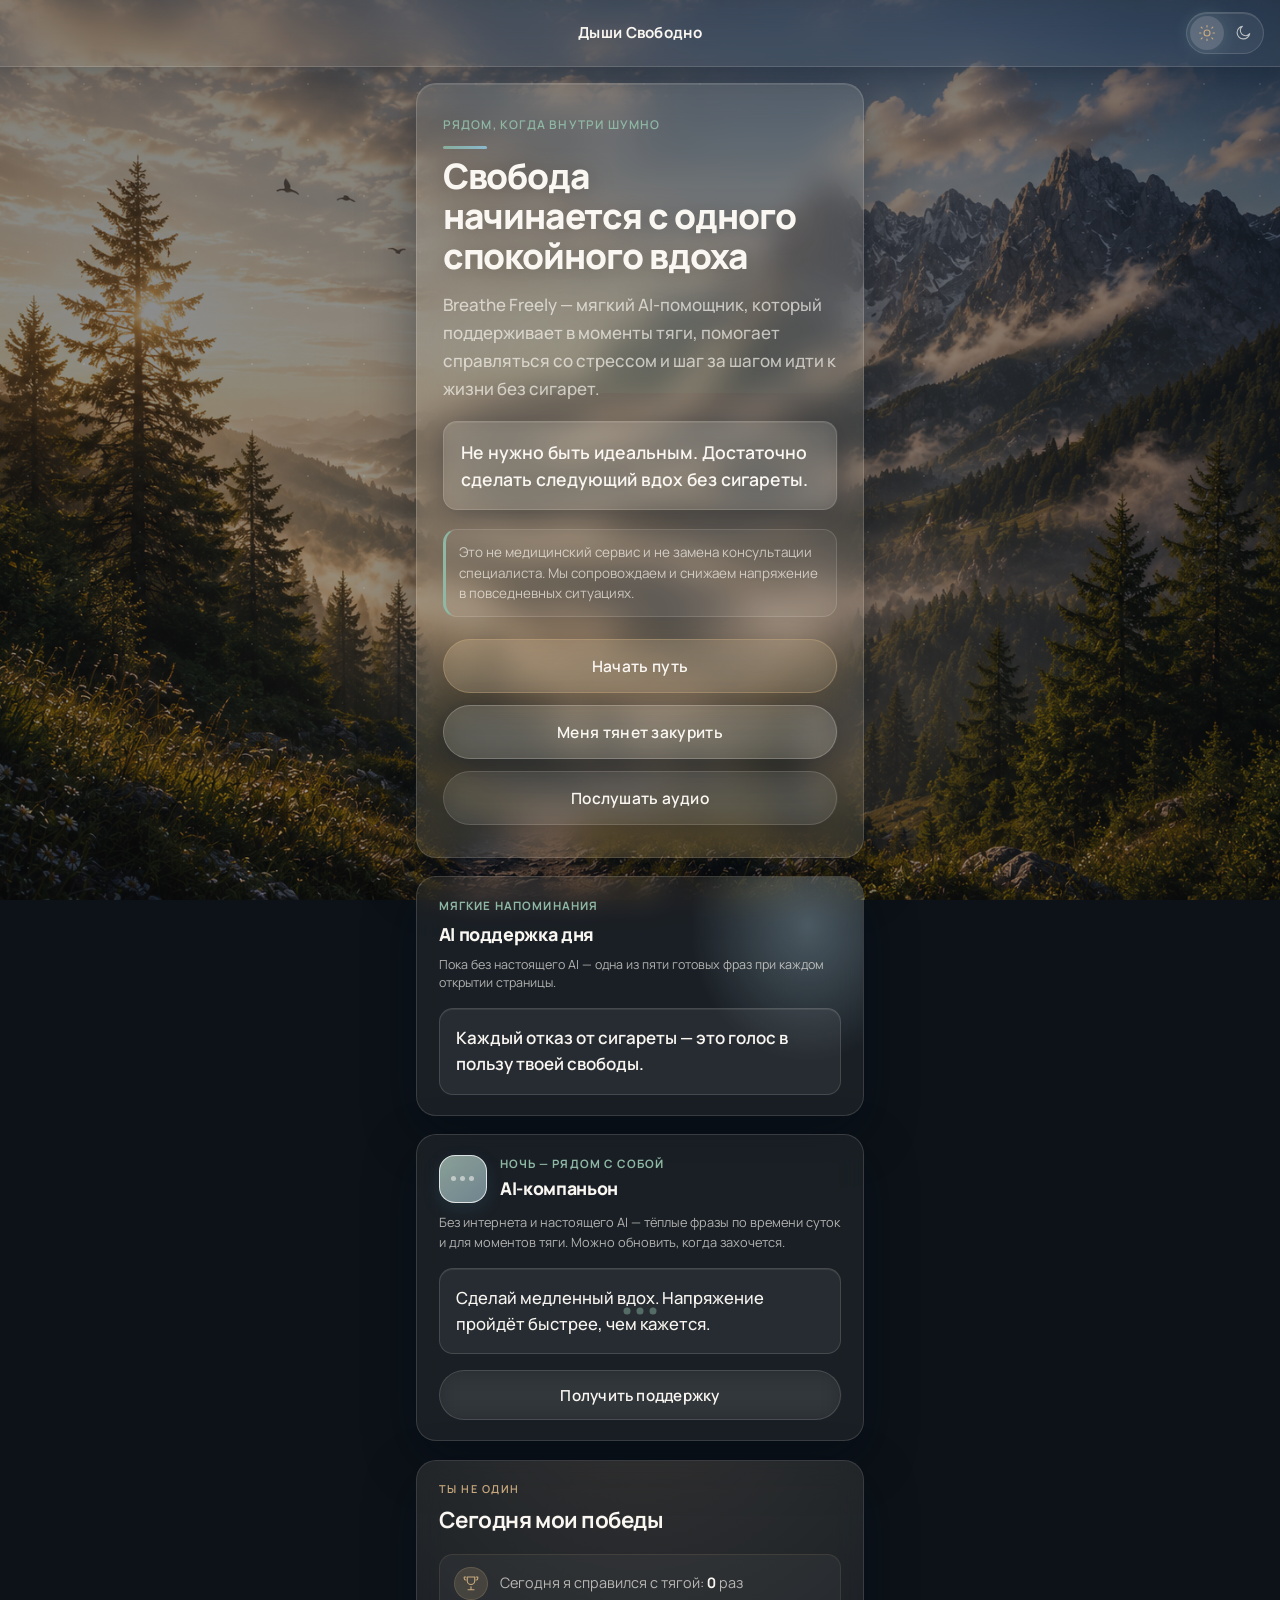
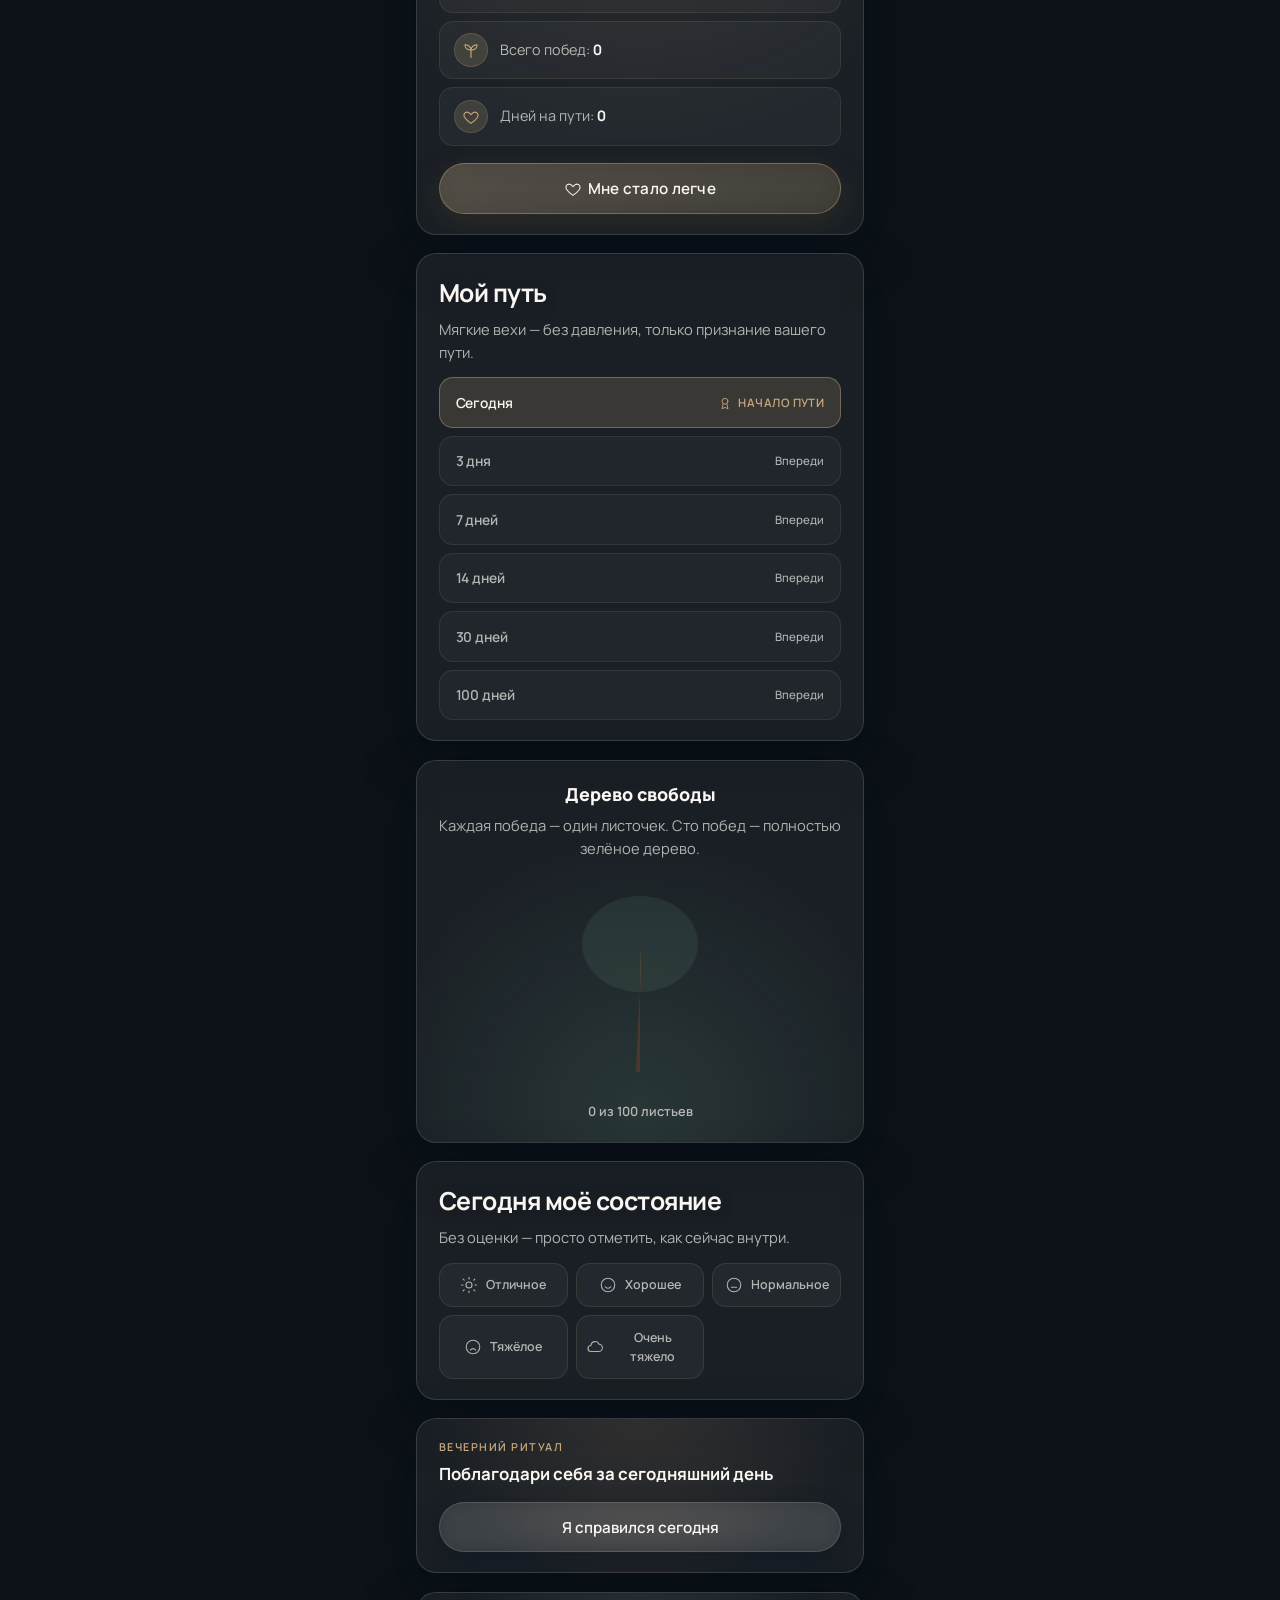
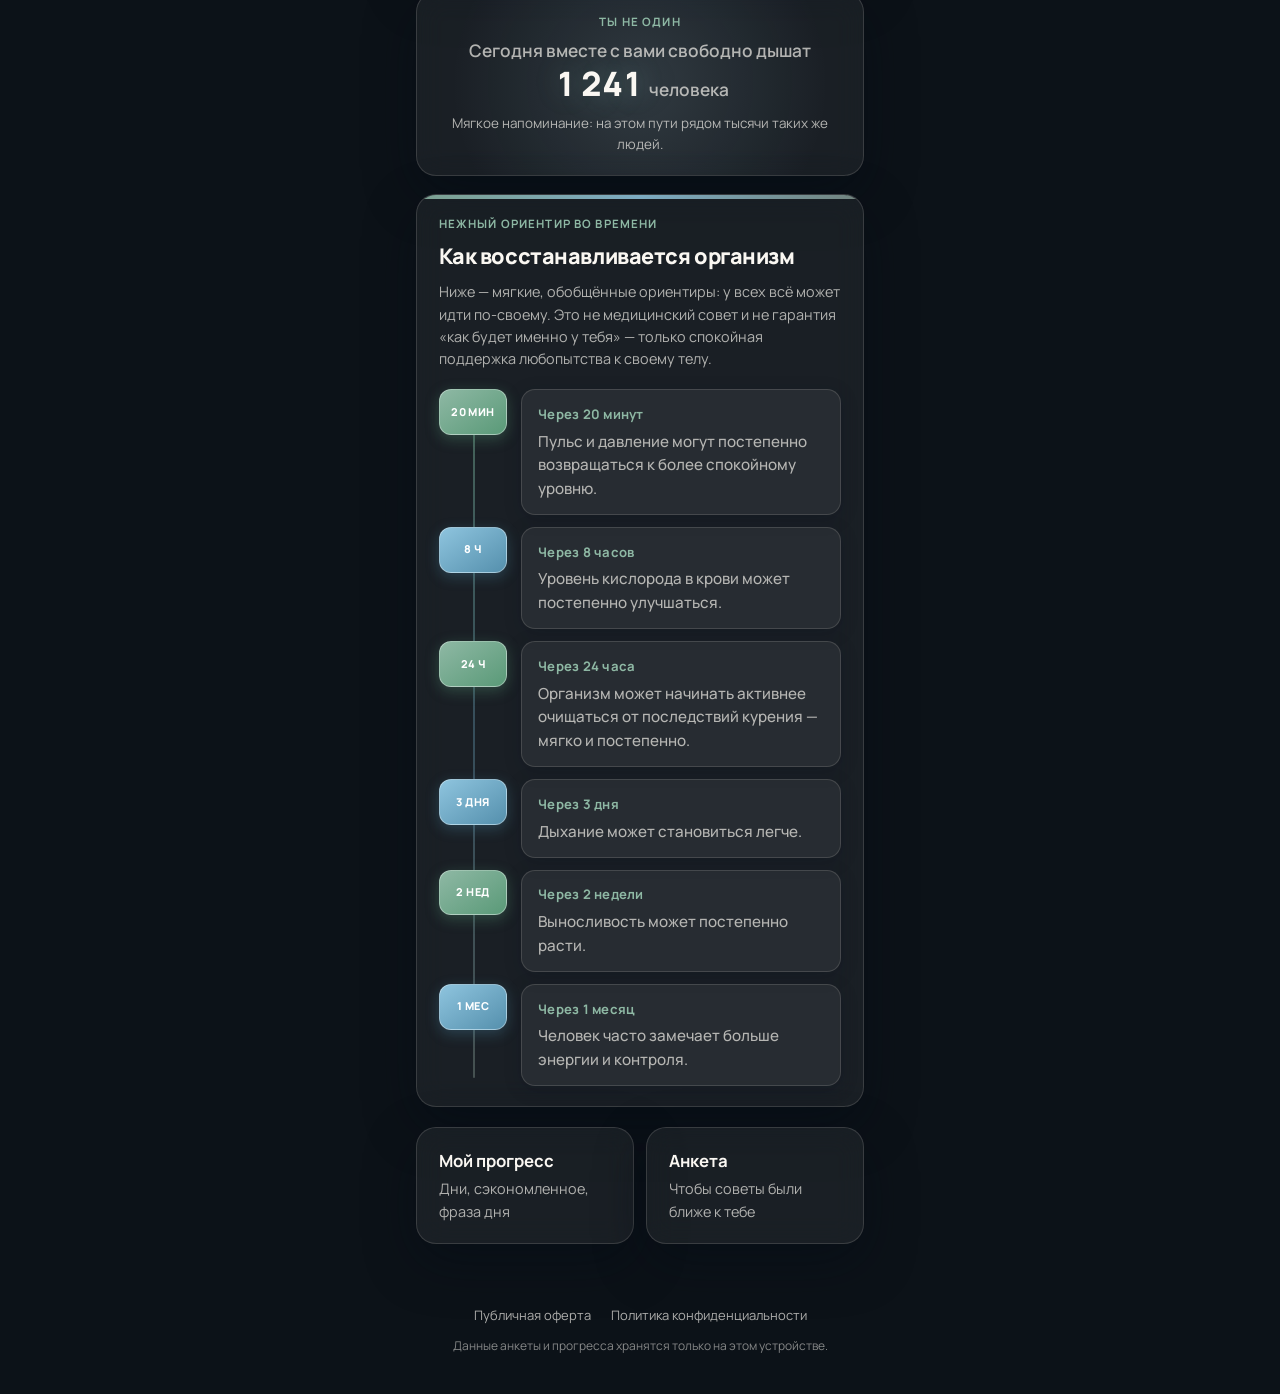
<file: index.html>
<!DOCTYPE html>
<html lang="ru" data-theme="light">
<head>
  <meta charset="UTF-8" />
  <meta name="viewport" content="width=device-width, initial-scale=1, viewport-fit=cover" />
  <meta name="description" content="Дыши Свободно — мягкая поддержка на пути без сигарет. Не медицинский сервис." />
  <title>Дыши Свободно</title>
  <script>
    (function () {
      try {
        if (localStorage.getItem("breatheFreelyTheme") === "night") {
          document.documentElement.setAttribute("data-theme", "night");
        }
      } catch (e) {}
    })();
  </script>
  <link rel="preconnect" href="https://fonts.googleapis.com" />
  <link rel="preconnect" href="https://fonts.gstatic.com" crossorigin />
  <link href="https://fonts.googleapis.com/css2?family=Manrope:wght@400;500;600;700&display=swap" rel="stylesheet" />
  <link rel="stylesheet" href="css/styles.css" />
</head>
<body>
  <div class="app-bg" id="app-bg" aria-hidden="true">
    <img
      class="app-bg__photo"
      src="assets/bg-breathe.png"
      alt=""
      decoding="async"
      fetchpriority="high"
    />
    <div class="app-bg__overlay"></div>
    <div class="wellness-particles" aria-hidden="true"></div>
  </div>

  <div class="app-shell">
  <header class="top-bar" role="banner">
    <div class="top-bar__start">
      <button type="button" class="top-bar__back btn-ghost btn--with-icon" id="btn-back" hidden aria-label="Назад">
        <span class="icon icon--sm" data-icon="arrow-left" data-icon-size="18"></span>
        <span>Назад</span>
      </button>
    </div>
    <span class="top-bar__logo">Дыши Свободно</span>
    <div class="top-bar__end">
      <div class="theme-switch" role="group" aria-label="Тема оформления: светлый режим или Night Calm">
        <button type="button" class="theme-switch__btn is-active" id="btn-theme-light" data-theme-pick="light" aria-pressed="true" aria-label="Светлый режим" title="Светлый режим">
          <span class="icon icon--sm theme-switch__icon" data-icon="sun" data-icon-size="18"></span>
        </button>
        <button type="button" class="theme-switch__btn" id="btn-theme-night" data-theme-pick="night" aria-pressed="false" aria-label="Night Calm Mode" title="Night Calm Mode">
          <span class="icon icon--sm theme-switch__icon" data-icon="moon" data-icon-size="18"></span>
        </button>
      </div>
    </div>
  </header>

  <main class="main" id="main">
    <!-- 1. Главный экран -->
    <section class="screen screen--active screen--home" id="screen-home" data-screen="home" aria-label="Главная">
      <div class="hero card card--hero card--hero-home">
        <div class="hero__atmosphere" aria-hidden="true"></div>
        <div class="hero__inner">
          <p class="eyebrow eyebrow--home">Рядом, когда внутри шумно</p>
          <h1 class="hero__title hero__title--home">Свобода начинается с одного спокойного вдоха</h1>
          <p class="hero__lead hero__lead--home">
            Breathe Freely — мягкий AI-помощник, который поддерживает в моменты тяги, помогает справляться со стрессом
            и шаг за шагом идти к жизни без сигарет.
          </p>
          <p class="hero__emotion">
            Не нужно быть идеальным. Достаточно сделать следующий вдох без сигареты.
          </p>
          <p class="hero__note hero__note--home">
            Это не медицинский сервис и не замена консультации специалиста. Мы сопровождаем и снижаем напряжение в повседневных ситуациях.
          </p>
          <div class="hero__actions hero__actions--home">
            <button type="button" class="btn btn--primary" data-nav="survey">Начать путь</button>
            <button type="button" class="btn btn--accent" data-nav="sos">Меня тянет закурить</button>
            <button type="button" class="btn btn--outline" data-nav="audio">Послушать аудио</button>
          </div>
        </div>
      </div>
      <aside class="card ai-support" aria-labelledby="ai-support-heading">
        <div class="ai-support__decor" aria-hidden="true"></div>
        <div class="ai-support__inner">
          <p class="ai-support__eyebrow">Мягкие напоминания</p>
          <h2 class="ai-support__title" id="ai-support-heading">AI поддержка дня</h2>
          <p class="ai-support__meta">Пока без настоящего AI — одна из пяти готовых фраз при каждом открытии страницы.</p>
          <blockquote class="ai-support__quote" id="ai-support-quote">Тяга — это волна. Она поднимается, но обязательно проходит.</blockquote>
        </div>
      </aside>
      <section class="card companion" id="companion-block" aria-labelledby="companion-title">
        <div class="companion__aura" aria-hidden="true"></div>
        <div class="companion__inner">
          <div class="companion__top">
            <div class="companion__avatar" aria-hidden="true">
              <span></span>
              <span></span>
              <span></span>
            </div>
            <div class="companion__top-text">
              <p class="companion__context" id="companion-context">Поддержка рядом</p>
              <h2 class="companion__title" id="companion-title">AI-компаньон</h2>
            </div>
          </div>
          <p class="companion__meta">
            Без интернета и настоящего AI — тёплые фразы по времени суток и для моментов тяги. Можно обновить, когда захочется.
          </p>
          <div class="companion__message-wrap" id="companion-message-wrap" aria-live="polite" aria-atomic="true">
            <div class="companion__typing" id="companion-typing" hidden>
              <span></span>
              <span></span>
              <span></span>
            </div>
            <blockquote class="companion__message" id="companion-message"></blockquote>
          </div>
          <button type="button" class="btn btn--outline companion__btn" id="companion-refresh">Получить поддержку</button>
        </div>
      </section>

      <section class="card wellness-victories" id="wellness-victories" aria-labelledby="wellness-victories-title">
        <div class="wellness-victories__glow" aria-hidden="true"></div>
        <div class="wellness-victories__inner">
          <p class="wellness-victories__eyebrow">Ты не один</p>
          <h2 class="wellness-victories__title" id="wellness-victories-title">Сегодня мои победы</h2>
          <ul class="wellness-victories__stats">
            <li>
              <span class="wellness-victories__icon-wrap"><span class="icon icon--sm" data-icon="trophy" data-icon-size="18"></span></span>
              <span>Сегодня я справился с тягой: <strong id="wellness-today-count">0</strong> раз</span>
            </li>
            <li>
              <span class="wellness-victories__icon-wrap"><span class="icon icon--sm" data-icon="sprout" data-icon-size="18"></span></span>
              <span>Всего побед: <strong id="wellness-total-count">0</strong></span>
            </li>
            <li>
              <span class="wellness-victories__icon-wrap"><span class="icon icon--sm" data-icon="heart" data-icon-size="18"></span></span>
              <span>Дней на пути: <strong id="wellness-days-count">0</strong></span>
            </li>
          </ul>
          <p class="wellness-victories__motivation" id="wellness-motivation" hidden></p>
          <button type="button" class="btn btn--primary btn--block btn--with-icon" id="wellness-feel-better">
            <span class="icon icon--sm" data-icon="heart" data-icon-size="18"></span>
            <span>Мне стало легче</span>
          </button>
        </div>
      </section>

      <section class="card wellness-journey" id="wellness-journey" aria-labelledby="wellness-journey-title">
        <h2 class="wellness-journey__title h2" id="wellness-journey-title">Мой путь</h2>
        <p class="muted wellness-journey__sub">Мягкие вехи — без давления, только признание вашего пути.</p>
        <ul class="wellness-journey__milestones" id="wellness-journey-list"></ul>
      </section>

      <section class="card wellness-tree" id="wellness-tree" aria-labelledby="wellness-tree-title">
        <div class="wellness-tree__aura" aria-hidden="true"></div>
        <div class="wellness-tree__inner">
          <h2 class="wellness-tree__title" id="wellness-tree-title">Дерево свободы</h2>
          <p class="wellness-tree__sub muted">Каждая победа — один листочек. Сто побед — полностью зелёное дерево.</p>
          <div class="wellness-tree__canvas" id="wellness-tree-canvas" aria-hidden="true"></div>
          <p class="wellness-tree__progress" id="wellness-tree-progress">0 из 100 листьев</p>
        </div>
      </section>

      <section class="card wellness-mood" id="wellness-mood" aria-labelledby="wellness-mood-title">
        <h2 class="wellness-mood__title h2" id="wellness-mood-title">Сегодня моё состояние</h2>
        <p class="muted wellness-mood__sub">Без оценки — просто отметить, как сейчас внутри.</p>
        <div class="wellness-mood__chips" role="group" aria-label="Выбор состояния">
          <button type="button" class="wellness-mood__chip" data-mood="great">
            <span class="icon icon--sm" data-icon="sun" data-icon-size="18"></span>
            <span>Отличное</span>
          </button>
          <button type="button" class="wellness-mood__chip" data-mood="good">
            <span class="icon icon--sm" data-icon="mood-good" data-icon-size="18"></span>
            <span>Хорошее</span>
          </button>
          <button type="button" class="wellness-mood__chip" data-mood="ok">
            <span class="icon icon--sm" data-icon="mood-ok" data-icon-size="18"></span>
            <span>Нормальное</span>
          </button>
          <button type="button" class="wellness-mood__chip" data-mood="hard">
            <span class="icon icon--sm" data-icon="mood-hard" data-icon-size="18"></span>
            <span>Тяжёлое</span>
          </button>
          <button type="button" class="wellness-mood__chip" data-mood="veryhard">
            <span class="icon icon--sm" data-icon="cloud" data-icon-size="18"></span>
            <span>Очень тяжело</span>
          </button>
        </div>
        <p class="wellness-mood__reply" id="wellness-mood-reply" hidden></p>
      </section>

      <section class="card wellness-evening" id="wellness-evening" hidden aria-labelledby="wellness-evening-title">
        <div class="wellness-evening__glow" aria-hidden="true"></div>
        <div class="wellness-evening__inner">
          <p class="wellness-evening__eyebrow">Вечерний ритуал</p>
          <h2 class="wellness-evening__title" id="wellness-evening-title">Поблагодари себя за сегодняшний день</h2>
          <button type="button" class="btn btn--soft btn--block" id="wellness-evening-btn">Я справился сегодня</button>
          <p class="wellness-evening__reply" id="wellness-evening-reply" hidden>Спасибо тебе. Ты становишься свободнее с каждым днём.</p>
        </div>
      </section>

      <section class="card wellness-community" id="wellness-community" aria-labelledby="wellness-community-title">
        <div class="wellness-community__glow" aria-hidden="true"></div>
        <div class="wellness-community__inner">
          <p class="wellness-community__eyebrow">Ты не один</p>
          <h2 class="wellness-community__title" id="wellness-community-title">
            Сегодня вместе с вами свободно дышат
            <span class="wellness-community__count" id="wellness-community-count">1&nbsp;284</span>
            человека
          </h2>
          <p class="wellness-community__sub muted">Мягкое напоминание: на этом пути рядом тысячи таких же людей.</p>
        </div>
      </section>

      <section class="recovery card" aria-labelledby="recovery-heading">
        <div class="recovery__head">
          <p class="recovery__eyebrow">Нежный ориентир во времени</p>
          <h2 class="recovery__title" id="recovery-heading">Как восстанавливается организм</h2>
          <p class="recovery__intro">
            Ниже — мягкие, обобщённые ориентиры: у всех всё может идти по-своему. Это не медицинский совет и не гарантия «как будет именно у тебя» — только спокойная поддержка любопытства к своему телу.
          </p>
        </div>
        <ol class="recovery__stages">
          <li class="recovery-stage">
            <span class="recovery-stage__badge" aria-hidden="true">20 мин</span>
            <div class="recovery-stage__body">
              <h3 class="recovery-stage__label">Через 20 минут</h3>
              <p class="recovery-stage__text">
                Пульс и давление могут постепенно возвращаться к более спокойному уровню.
              </p>
            </div>
          </li>
          <li class="recovery-stage">
            <span class="recovery-stage__badge" aria-hidden="true">8 ч</span>
            <div class="recovery-stage__body">
              <h3 class="recovery-stage__label">Через 8 часов</h3>
              <p class="recovery-stage__text">Уровень кислорода в крови может постепенно улучшаться.</p>
            </div>
          </li>
          <li class="recovery-stage">
            <span class="recovery-stage__badge" aria-hidden="true">24 ч</span>
            <div class="recovery-stage__body">
              <h3 class="recovery-stage__label">Через 24 часа</h3>
              <p class="recovery-stage__text">
                Организм может начинать активнее очищаться от последствий курения — мягко и постепенно.
              </p>
            </div>
          </li>
          <li class="recovery-stage">
            <span class="recovery-stage__badge" aria-hidden="true">3 дня</span>
            <div class="recovery-stage__body">
              <h3 class="recovery-stage__label">Через 3 дня</h3>
              <p class="recovery-stage__text">Дыхание может становиться легче.</p>
            </div>
          </li>
          <li class="recovery-stage">
            <span class="recovery-stage__badge" aria-hidden="true">2 нед</span>
            <div class="recovery-stage__body">
              <h3 class="recovery-stage__label">Через 2 недели</h3>
              <p class="recovery-stage__text">Выносливость может постепенно расти.</p>
            </div>
          </li>
          <li class="recovery-stage">
            <span class="recovery-stage__badge" aria-hidden="true">1 мес</span>
            <div class="recovery-stage__body">
              <h3 class="recovery-stage__label">Через 1 месяц</h3>
              <p class="recovery-stage__text">
                Человек часто замечает больше энергии и контроля.
              </p>
            </div>
          </li>
        </ol>
      </section>
      <div class="home-grid">
        <button type="button" class="card card--link" data-nav="progress">
          <span class="card--link__title">Мой прогресс</span>
          <span class="card--link__sub">Дни, сэкономленное, фраза дня</span>
        </button>
        <button type="button" class="card card--link" data-nav="survey">
          <span class="card--link__title">Анкета</span>
          <span class="card--link__sub">Чтобы советы были ближе к тебе</span>
        </button>
      </div>

      <footer class="site-footer" role="contentinfo">
        <ul class="site-footer__links">
          <li><a class="site-footer__link" href="offer.html">Публичная оферта</a></li>
          <li><a class="site-footer__link" href="privacy.html">Политика конфиденциальности</a></li>
        </ul>
        <p class="site-footer__note">Данные анкеты и прогресса хранятся только на этом устройстве.</p>
      </footer>
    </section>

    <!-- 2. Анкета -->
    <section class="screen" id="screen-survey" data-screen="survey" aria-label="Анкета" hidden>
      <div class="card">
        <h2 class="h2">Несколько вопросов — без оценки</h2>
        <p class="muted">Ответы хранятся только на этом устройстве. Можно изменить в любой момент. Используя сервис, вы принимаете <a href="offer.html" class="site-footer__link">публичную оферту</a> и <a href="privacy.html" class="site-footer__link">политику конфиденциальности</a>.</p>
        <form id="form-survey" class="form">
          <label class="field">
            <span class="field__label">Сколько сигарет в день (в среднем)?</span>
            <input name="cigsPerDay" type="number" min="0" max="120" step="1" required placeholder="например, 10" />
          </label>
          <div class="field-row">
            <label class="field">
              <span class="field__label">Цена пачки (₽)</span>
              <input name="pricePerPack" type="number" min="0" max="99999" step="1" required placeholder="например, 250" value="250" />
            </label>
            <label class="field">
              <span class="field__label">Сигарет в пачке</span>
              <input name="cigsPerPack" type="number" min="1" max="50" step="1" required placeholder="20" value="20" />
            </label>
          </div>
          <label class="field">
            <span class="field__label">Сколько лет куришь?</span>
            <input name="yearsSmoking" type="number" min="0" max="80" step="0.5" required placeholder="например, 5" />
          </label>
          <label class="field">
            <span class="field__label">Когда чаще всего тянет?</span>
            <select name="urgeMoment" required>
              <option value="" disabled selected>Выбери вариант</option>
              <option>Утром с кофе</option>
              <option>После еды</option>
              <option>Во время перерыва на работе</option>
              <option>Вечером, перед сном</option>
              <option>В стрессовые моменты</option>
              <option>В компании, «за компанию»</option>
              <option>В дороге / в ожидании</option>
              <option>Другое / по-разному</option>
            </select>
          </label>
          <label class="field">
            <span class="field__label">Почему хочешь бросить?</span>
            <textarea name="whyQuit" rows="3" required placeholder="Коротко, как тебе комфортно"></textarea>
          </label>
          <fieldset class="field field--fieldset">
            <legend class="field__label">Что сейчас больше пугает?</legend>
            <div class="radio-list">
              <label class="radio"><input type="radio" name="fear" value="stress" required /> Стресс</label>
              <label class="radio"><input type="radio" name="fear" value="relapse" /> Срыв</label>
              <label class="radio"><input type="radio" name="fear" value="weight" /> Набор веса</label>
              <label class="radio"><input type="radio" name="fear" value="habit" /> Сама привычка / «на автомате»</label>
            </div>
          </fieldset>
          <label class="field field--inline">
            <input type="checkbox" name="startToday" id="start-today" checked />
            <span>Считать прогресс с сегодняшнего дня (как день без сигарет)</span>
          </label>
          <button type="submit" class="btn btn--primary btn--block">Сохранить и продолжить</button>
        </form>
      </div>
    </section>

    <!-- 3. SOS -->
    <section class="screen" id="screen-sos" data-screen="sos" aria-label="Сейчас тянет" hidden>
      <div class="card sos-intro" id="sos-intro">
        <h2 class="h2">Ты здесь — уже шаг к заботе о себе</h2>
        <p class="muted">Сейчас мы мягко снизим напряжение: дыхание, слова поддержки и маленькое действие. Без давления и без обещаний «лечить».</p>
        <button type="button" class="btn btn--primary btn--block" id="btn-start-breath">Начать 60 секунд дыхания</button>
      </div>

      <div class="card sos-breath" id="sos-breath" hidden>
        <p class="eyebrow">Дыхательная пауза</p>
        <p class="muted sos-breath__hint-top">60 секунд: круг плавно расширяется на вдохе и сужается на выдохе. Лови свой ритм.</p>
        <div class="breath-ring" id="breath-ring" aria-live="polite">
          <div class="breath-ring__disc" aria-hidden="true"></div>
          <div class="breath-ring__content">
            <span class="breath-ring__phase" id="breath-phase">Вдох</span>
            <span class="breath-ring__timer" id="breath-timer">60</span>
          </div>
        </div>
        <p class="muted breath-hint" id="breath-hint">Сядь удобнее. Плечи мягко опусти.</p>
        <button type="button" class="btn btn--ghost btn--block" id="btn-skip-breath">Пропустить дыхание</button>
      </div>

      <div class="card" id="sos-after" hidden>
        <h2 class="h2">Поддержка</h2>
        <blockquote class="support-quote" id="support-text"></blockquote>
        <div class="sos-followup" id="sos-followup">
          <p class="sos-followup__label">Что сейчас ближе?</p>
          <div class="sos-mood" id="sos-mood-chips" role="group" aria-label="Варианты поддержки после дыхания">
            <button type="button" class="sos-chip" data-mood="coping">Я справляюсь</button>
            <button type="button" class="sos-chip" data-mood="hard">Мне всё ещё тяжело</button>
            <button type="button" class="sos-chip" data-mood="distract">Хочу отвлечься</button>
          </div>
          <div class="sos-response" id="sos-response-panel" hidden>
            <p class="sos-response__text" id="sos-response-text"></p>
            <div class="sos-grounding card card--inner" id="sos-grounding-box" hidden>
              <p class="sos-grounding__title">Мини-задание</p>
              <p class="sos-grounding__body" id="sos-grounding-text"></p>
            </div>
            <button type="button" class="sos-response__back btn-ghost" id="sos-mood-reset">Выбрать другой вариант</button>
          </div>
        </div>
        <button type="button" class="btn btn--primary btn--block" id="btn-urge-less">Тяга стала меньше</button>
        <button type="button" class="btn btn--soft btn--block" id="btn-feel-better">Мне стало легче</button>
        <button type="button" class="btn btn--outline btn--block" data-nav="home">На главную</button>
      </div>
    </section>

    <!-- 4. Прогресс -->
    <section class="screen" id="screen-progress" data-screen="progress" aria-label="Прогресс" hidden>
      <div class="card">
        <h2 class="h2">Твой прогресс</h2>
        <p class="muted" id="progress-empty" hidden>Заполни анкету и отметь старт — тогда появятся цифры. Это ориентиры, не медицинские показатели.</p>
        <div class="stats stats--two" id="progress-stats" hidden>
          <div class="stat card card--stat">
            <span class="stat__value" id="stat-days">0</span>
            <span class="stat__label">дней без сигарет</span>
          </div>
          <div class="stat card card--stat">
            <span class="stat__value" id="stat-not-smoked">0</span>
            <span class="stat__label">сигарет не выкурено (оценка)</span>
          </div>
        </div>
      </div>
      <div class="card savings-calc" id="savings-calc" aria-labelledby="savings-calc-title">
        <div class="savings-calc__glass" aria-hidden="true"></div>
        <div class="savings-calc__inner">
          <p class="savings-calc__eyebrow">Твоя забота о бюджете</p>
          <h3 class="h2 savings-calc__title" id="savings-calc-title">Сколько я уже сэкономил</h3>
          <p class="muted savings-calc__sub">Введите данные — расчёт сохранится на этом устройстве.</p>

          <form id="form-savings" class="form savings-calc__form">
            <div class="field-row">
              <label class="field">
                <span class="field__label">Стоимость пачки (₽)</span>
                <input name="pricePerPack" type="number" min="0" max="99999" step="1" required placeholder="250" value="250" inputmode="numeric" />
              </label>
              <label class="field">
                <span class="field__label">Сигарет в пачке</span>
                <input name="cigsPerPack" type="number" min="1" max="50" step="1" required placeholder="20" value="20" inputmode="numeric" />
              </label>
            </div>
            <label class="field">
              <span class="field__label">Сигарет в день (в среднем)</span>
              <input name="cigsPerDay" type="number" min="0" max="120" step="1" required placeholder="например, 10" inputmode="numeric" />
            </label>
            <label class="field">
              <span class="field__label">Дата начала отказа от курения</span>
              <input name="quitDate" type="date" required />
            </label>
            <button type="submit" class="btn btn--primary btn--block">Рассчитать и сохранить</button>
          </form>

          <div class="savings-calc__results" id="savings-results" hidden>
            <p class="savings-calc__total-label">Всего сэкономлено</p>
            <p class="savings-calc__total" id="savings-total" aria-live="polite">0 ₽</p>
            <p class="savings-calc__quote">Это деньги, которые вы вернули себе.</p>
            <div class="savings-calc__grid" role="list">
              <div class="savings-calc__cell" role="listitem">
                <span class="savings-calc__cell-label">За день</span>
                <span class="savings-calc__cell-value" id="savings-day">0 ₽</span>
              </div>
              <div class="savings-calc__cell" role="listitem">
                <span class="savings-calc__cell-label">За неделю</span>
                <span class="savings-calc__cell-value" id="savings-week">0 ₽</span>
              </div>
              <div class="savings-calc__cell" role="listitem">
                <span class="savings-calc__cell-label">За месяц</span>
                <span class="savings-calc__cell-value" id="savings-month">0 ₽</span>
              </div>
              <div class="savings-calc__cell savings-calc__cell--wide" role="listitem">
                <span class="savings-calc__cell-label">Сигарет не выкурено</span>
                <span class="savings-calc__cell-value savings-calc__cell-value--alt" id="savings-cigs-not-smoked">0</span>
              </div>
            </div>
            <p class="muted savings-calc__days" id="savings-days-line"></p>
          </div>
        </div>
      </div>
      <div class="card path7" id="path7-section" hidden>
        <div class="path7__head">
          <p class="path7__eyebrow">Рядом на первой неделе</p>
          <h3 class="path7__title">Мой путь на 7 дней</h3>
          <p class="path7__intro">
            Мягкие ориентиры без давления: отмечай шаг, когда он откликнулся. Это не медицинский план — просто маленькие якоря внимания.
          </p>
          <div class="path7__bar-wrap" aria-hidden="true">
            <div class="path7__bar">
              <div class="path7__bar-fill" id="path7-bar-fill"></div>
            </div>
          </div>
          <p class="path7__bar-caption" id="path7-bar-caption">0 из 7 шагов</p>
        </div>
        <ol class="path7__list">
          <li class="path7-day" data-day="1">
            <label class="path7-day__label">
              <input type="checkbox" class="path7-day__check visually-hidden" data-day-idx="0" />
              <span class="path7-day__tick" aria-hidden="true"></span>
              <div class="path7-day__body">
                <span class="path7-day__name">День 1 — Осознание привычки</span>
                <p class="path7-day__text">
                  Сегодня не нужно бороться с собой. Просто замечай моменты, когда появляется желание закурить.
                </p>
              </div>
            </label>
          </li>
          <li class="path7-day" data-day="2">
            <label class="path7-day__label">
              <input type="checkbox" class="path7-day__check visually-hidden" data-day-idx="1" />
              <span class="path7-day__tick" aria-hidden="true"></span>
              <div class="path7-day__body">
                <span class="path7-day__name">День 2 — Маленькая пауза</span>
                <p class="path7-day__text">Перед каждой сигаретой сделай паузу на 60 секунд и спокойно вдохни.</p>
              </div>
            </label>
          </li>
          <li class="path7-day" data-day="3">
            <label class="path7-day__label">
              <input type="checkbox" class="path7-day__check visually-hidden" data-day-idx="2" />
              <span class="path7-day__tick" aria-hidden="true"></span>
              <div class="path7-day__body">
                <span class="path7-day__name">День 3 — Замена ритуала</span>
                <p class="path7-day__text">Попробуй заменить хотя бы одну сигарету водой, прогулкой или дыханием.</p>
              </div>
            </label>
          </li>
          <li class="path7-day" data-day="4">
            <label class="path7-day__label">
              <input type="checkbox" class="path7-day__check visually-hidden" data-day-idx="3" />
              <span class="path7-day__tick" aria-hidden="true"></span>
              <div class="path7-day__body">
                <span class="path7-day__name">День 4 — Поддержка тела</span>
                <p class="path7-day__text">
                  Организм уже начинает адаптироваться. Сегодня важно больше воды и отдыха.
                </p>
              </div>
            </label>
          </li>
          <li class="path7-day" data-day="5">
            <label class="path7-day__label">
              <input type="checkbox" class="path7-day__check visually-hidden" data-day-idx="4" />
              <span class="path7-day__tick" aria-hidden="true"></span>
              <div class="path7-day__body">
                <span class="path7-day__name">День 5 — Контроль триггеров</span>
                <p class="path7-day__text">Замечай ситуации, которые особенно провоцируют тягу.</p>
              </div>
            </label>
          </li>
          <li class="path7-day" data-day="6">
            <label class="path7-day__label">
              <input type="checkbox" class="path7-day__check visually-hidden" data-day-idx="5" />
              <span class="path7-day__tick" aria-hidden="true"></span>
              <div class="path7-day__body">
                <span class="path7-day__name">День 6 — Новое состояние</span>
                <p class="path7-day__text">Даже маленькие изменения уже формируют новый сценарий.</p>
              </div>
            </label>
          </li>
          <li class="path7-day" data-day="7">
            <label class="path7-day__label">
              <input type="checkbox" class="path7-day__check visually-hidden" data-day-idx="6" />
              <span class="path7-day__tick" aria-hidden="true"></span>
              <div class="path7-day__body">
                <span class="path7-day__name">День 7 — Первая победа</span>
                <p class="path7-day__text">Ты прошёл первую неделю пути. Это больше, чем кажется.</p>
              </div>
            </label>
          </li>
        </ol>
      </div>
      <div class="card">
        <h3 class="h3">Фраза дня</h3>
        <p class="phrase" id="phrase-day"></p>
      </div>
      <div class="card">
        <h3 class="h3">Достижение дня</h3>
        <p class="achievement" id="achievement-day"></p>
      </div>
      <button type="button" class="btn btn--outline btn--block" data-nav="survey">Изменить анкету</button>
    </section>

    <!-- 5. Аудиоподдержка -->
    <section class="screen" id="screen-audio" data-screen="audio" aria-label="Аудиоподдержка" hidden>
      <div class="card audiosupport-hero">
        <div class="audiosupport-hero__mist" aria-hidden="true"></div>
        <div class="meditation-hero__mist meditation-hero__mist--tab" id="audio-hero-mist-meditation" hidden aria-hidden="true"></div>
        <div class="audiosupport-hero__inner">
          <p class="audiosupport-hero__eyebrow" id="audio-hero-eyebrow">Пространство спокойствия</p>

          <div class="audio-tabs audiosupport-hero__tabs" id="audio-tabs" role="tablist" aria-label="Разделы аудио">
            <button
              type="button"
              class="audio-tabs__btn is-active"
              id="audio-tab-btn-voices"
              role="tab"
              data-audio-tab="voices"
              aria-selected="true"
              aria-controls="audio-tab-voices"
            >
              <span class="icon icon--sm" data-icon="headphones" data-icon-size="18"></span>
              <span>Аудиоподдержка</span>
            </button>
            <button
              type="button"
              class="audio-tabs__btn"
              id="audio-tab-btn-meditation"
              role="tab"
              data-audio-tab="meditation"
              aria-selected="false"
              aria-controls="audio-tab-meditation"
            >
              <span class="icon icon--sm" data-icon="leaf" data-icon-size="18"></span>
              <span>Музыка для медитации и расслабления</span>
            </button>
          </div>

          <h2 class="h2 audiosupport-hero__title" id="audio-hero-title">Аудиоподдержка</h2>
          <p class="audiosupport-hero__lead" id="audio-hero-lead">Выберите голос, который поможет вам пройти этот момент спокойно.</p>
        </div>
      </div>

      <div class="audio-tab-panel audio-tab-panel--active" id="audio-tab-voices" role="tabpanel" aria-labelledby="audio-tab-btn-voices">
      <div class="audiosupport-voices" id="audiosupport-voices" role="group" aria-label="Выбор голоса">
        <article class="card voice-card" data-voice="female">
          <div class="voice-card__glow" aria-hidden="true"></div>
          <div class="voice-card__inner">
            <p class="voice-card__icon" aria-hidden="true"><span class="icon icon--md" data-icon="person" data-icon-size="22"></span></p>
            <h3 class="voice-card__title">Женский голос</h3>
            <p class="voice-card__desc">Тёплый, заботливый, мягкий голос, который сопровождает вас на пути к свободному дыханию.</p>
            <button type="button" class="btn btn--outline voice-card__btn">Выбрать</button>
          </div>
        </article>
        <article class="card voice-card" data-voice="male">
          <div class="voice-card__glow" aria-hidden="true"></div>
          <div class="voice-card__inner">
            <p class="voice-card__icon" aria-hidden="true"><span class="icon icon--md" data-icon="person-alt" data-icon-size="22"></span></p>
            <h3 class="voice-card__title">Мужской голос</h3>
            <p class="voice-card__desc">Спокойный, уверенный голос, создающий ощущение безопасности и поддержки.</p>
            <button type="button" class="btn btn--outline voice-card__btn">Выбрать</button>
          </div>
        </article>
      </div>

      <div class="audiosupport-library" id="audiosupport-library" hidden>
        <div class="card audiosupport-library__head">
          <p class="audiosupport-library__voice" id="audiosupport-voice-label"></p>
          <h3 class="audiosupport-library__title">Библиотека аудио</h3>
          <p class="muted audiosupport-library__sub">Медитации и расслабление — выберите практику под ваш момент.</p>
        </div>
        <div class="audiosupport-tracks" id="audiosupport-tracks" aria-live="polite"></div>
      </div>

      <div class="card audiosupport-complete" id="audiosupport-complete" hidden>
        <div class="audiosupport-complete__glow" aria-hidden="true"></div>
        <div class="audiosupport-complete__inner">
          <p class="audiosupport-complete__icon" aria-hidden="true"><span class="icon icon--lg" data-icon="sparkle" data-icon-size="28"></span></p>
          <h3 class="audiosupport-complete__title">Отличная работа</h3>
          <p class="audiosupport-complete__text">Сегодня вы сделали ещё один шаг к свободному дыханию.</p>
          <button type="button" class="btn btn--primary audiosupport-complete__btn btn--with-icon" id="audiosupport-feel-better">
            <span class="icon icon--sm" data-icon="heart" data-icon-size="18"></span>
            <span>Мне стало легче</span>
          </button>
          <p class="audiosupport-complete__after" id="audiosupport-feel-message" hidden>Каждая маленькая победа делает вас сильнее.</p>
        </div>
      </div>
      </div>

      <div class="audio-tab-panel" id="audio-tab-meditation" role="tabpanel" aria-labelledby="audio-tab-btn-meditation" hidden>
        <div class="meditation-tracks" id="meditation-tracks" aria-live="polite"></div>
      </div>
    </section>
  </main>

  <div class="toast" id="toast" role="status" aria-live="polite" hidden></div>

  <div class="wellness-achievement" id="wellness-achievement" hidden role="dialog" aria-modal="true" aria-labelledby="wellness-achievement-title">
    <div class="wellness-achievement__backdrop"></div>
    <div class="wellness-achievement__card">
      <div class="wellness-achievement__shine" aria-hidden="true"></div>
      <p class="wellness-achievement__badge" id="wellness-achievement-badge"><span class="icon icon--xl" data-icon="medal" data-icon-size="36"></span></p>
      <h3 class="wellness-achievement__title" id="wellness-achievement-title">Достижение</h3>
      <p class="wellness-achievement__text" id="wellness-achievement-text"></p>
      <button type="button" class="btn btn--primary btn--block" id="wellness-achievement-close">Продолжить путь</button>
    </div>
  </div>
  </div>

  <script src="js/icons.js"></script>
  <script src="js/wellness.js"></script>
  <script src="js/audio-support.js"></script>
  <script src="js/meditation-music.js?v=14"></script>
  <script src="js/audio-tabs.js"></script>
  <script src="js/app.js"></script>
</body>
</html>
</file>
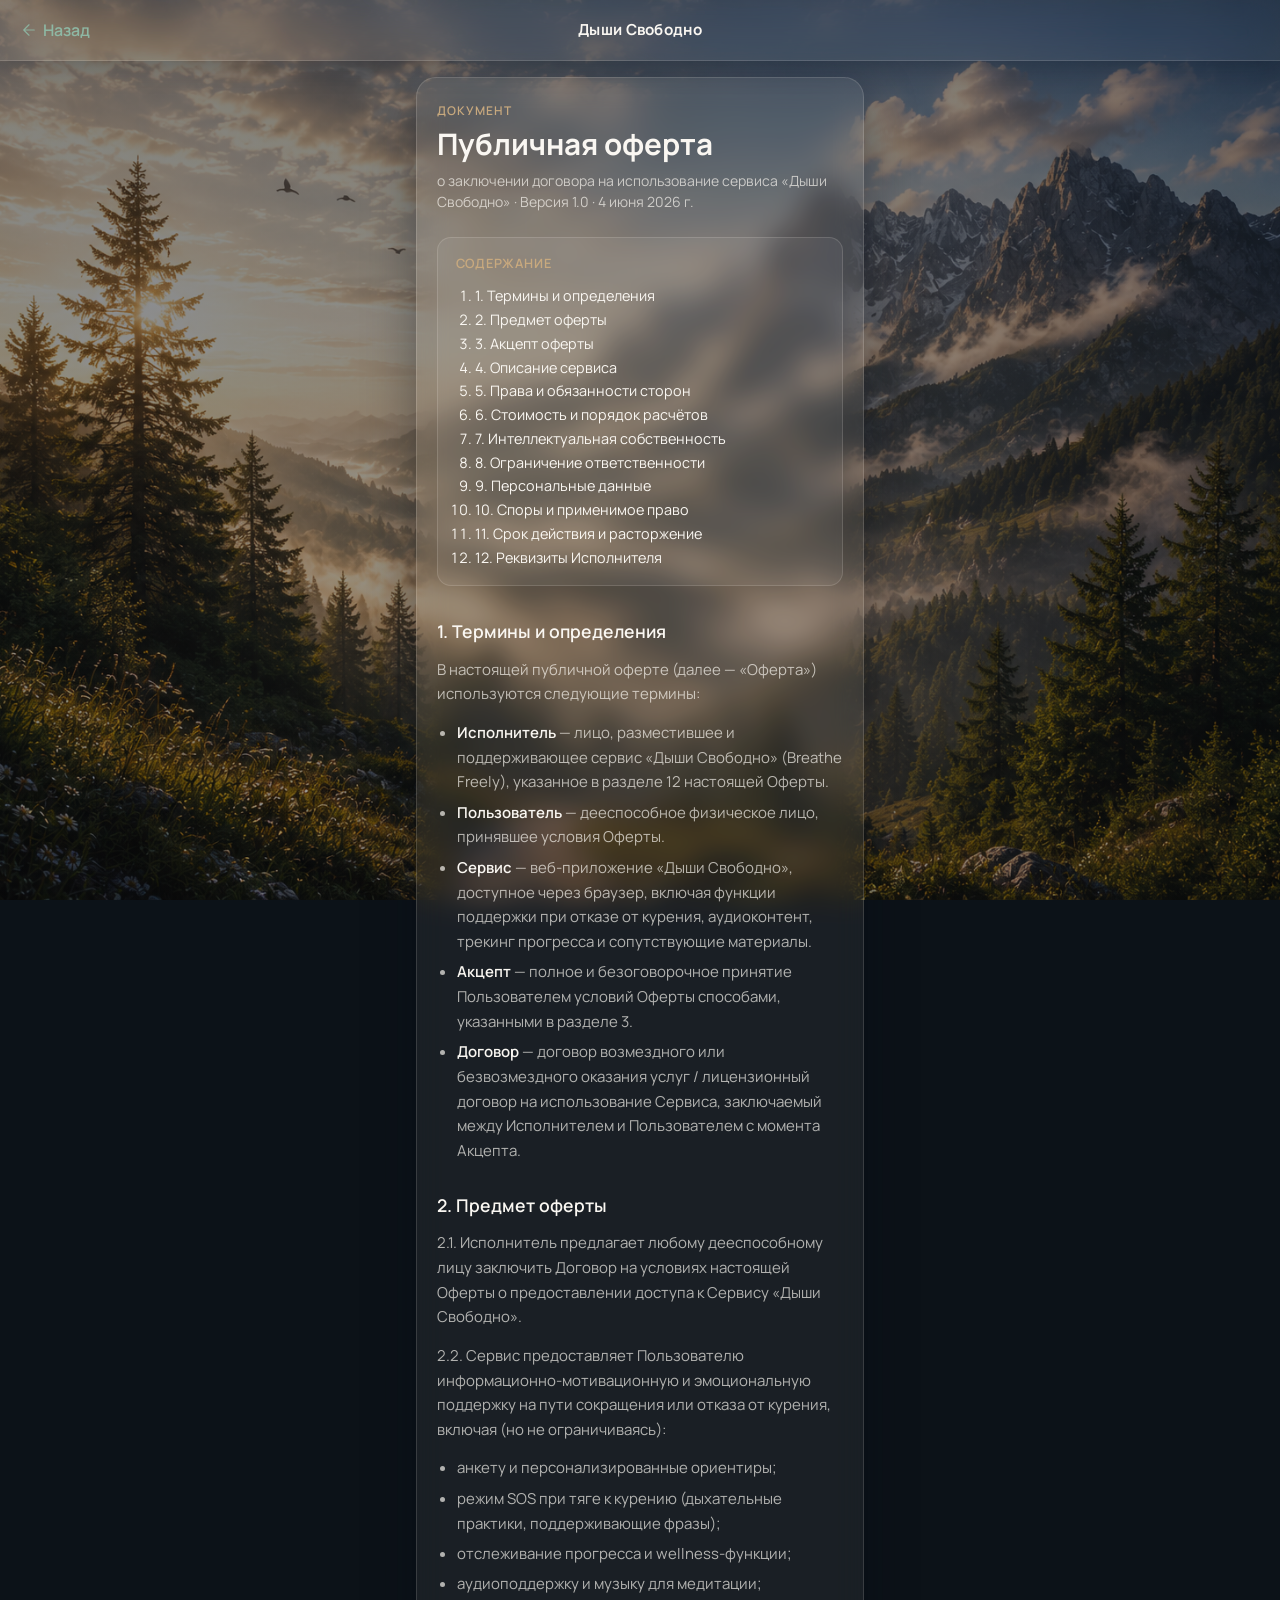
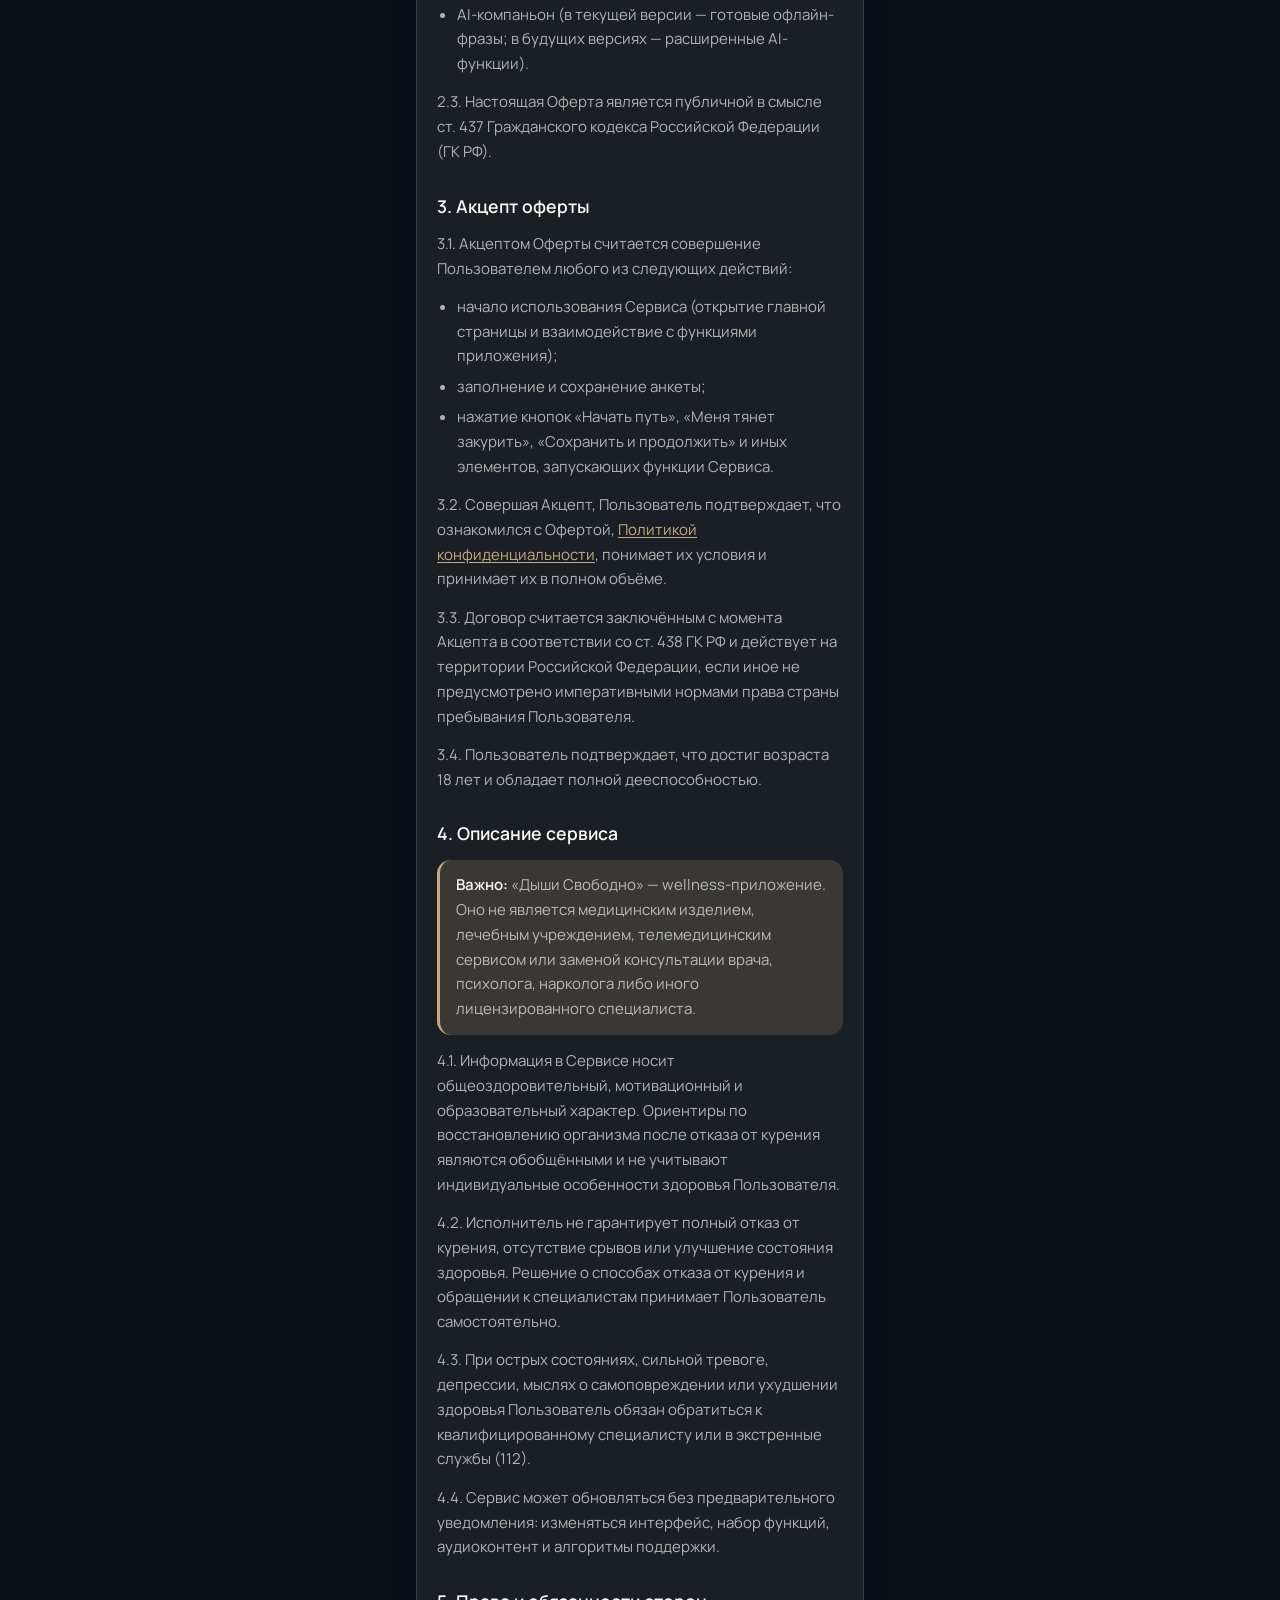
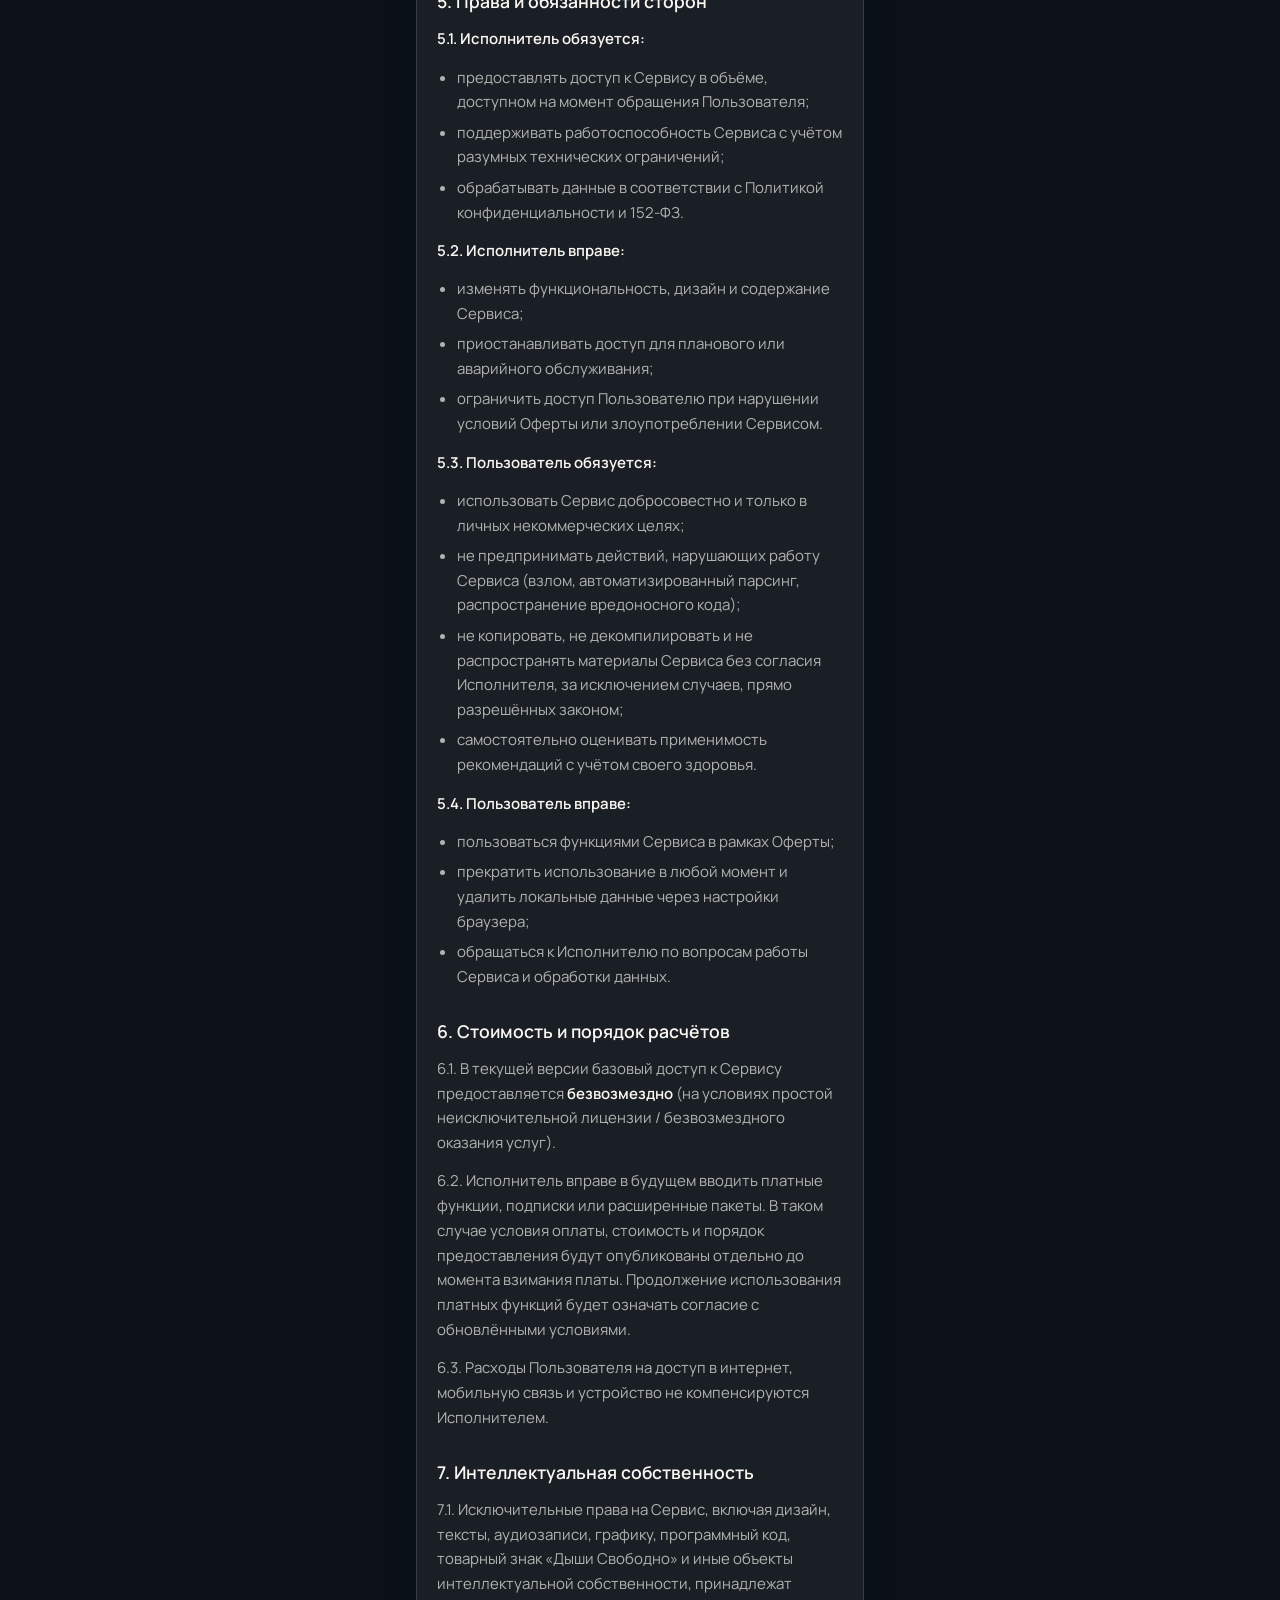
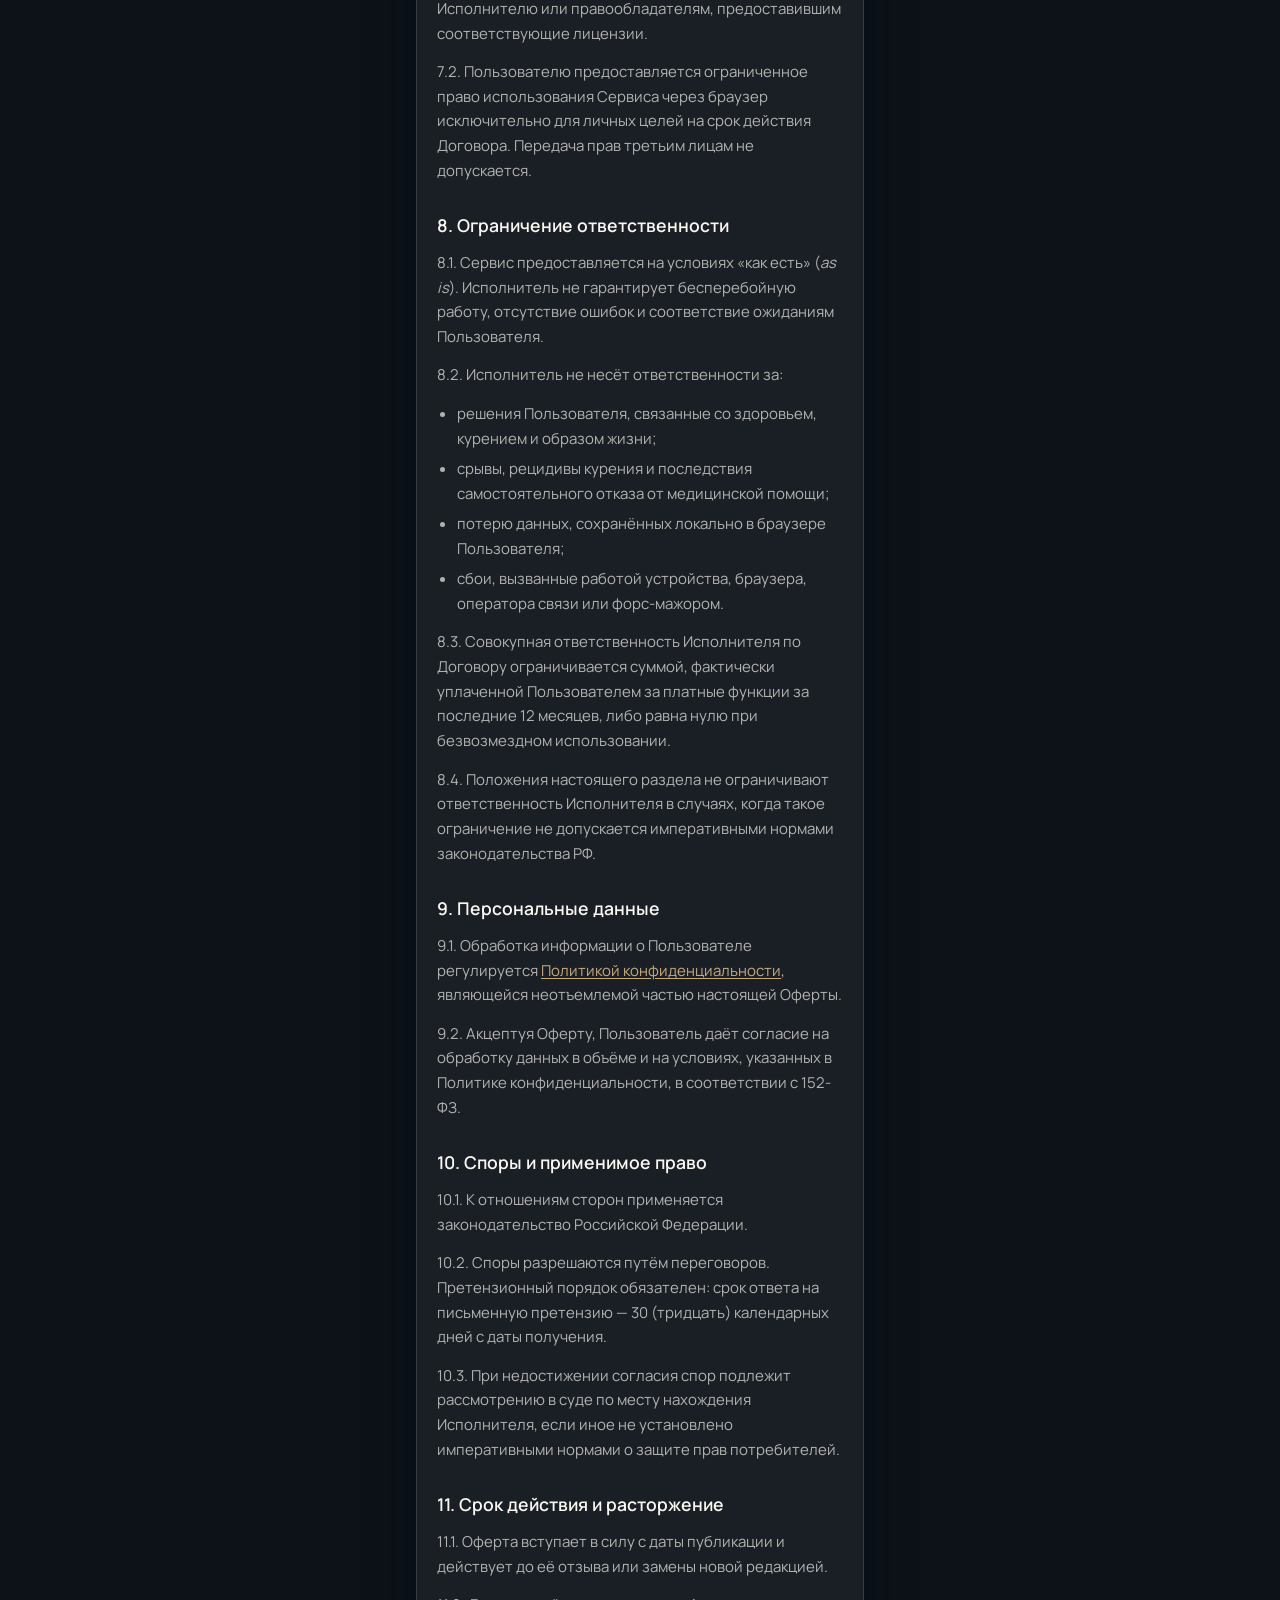
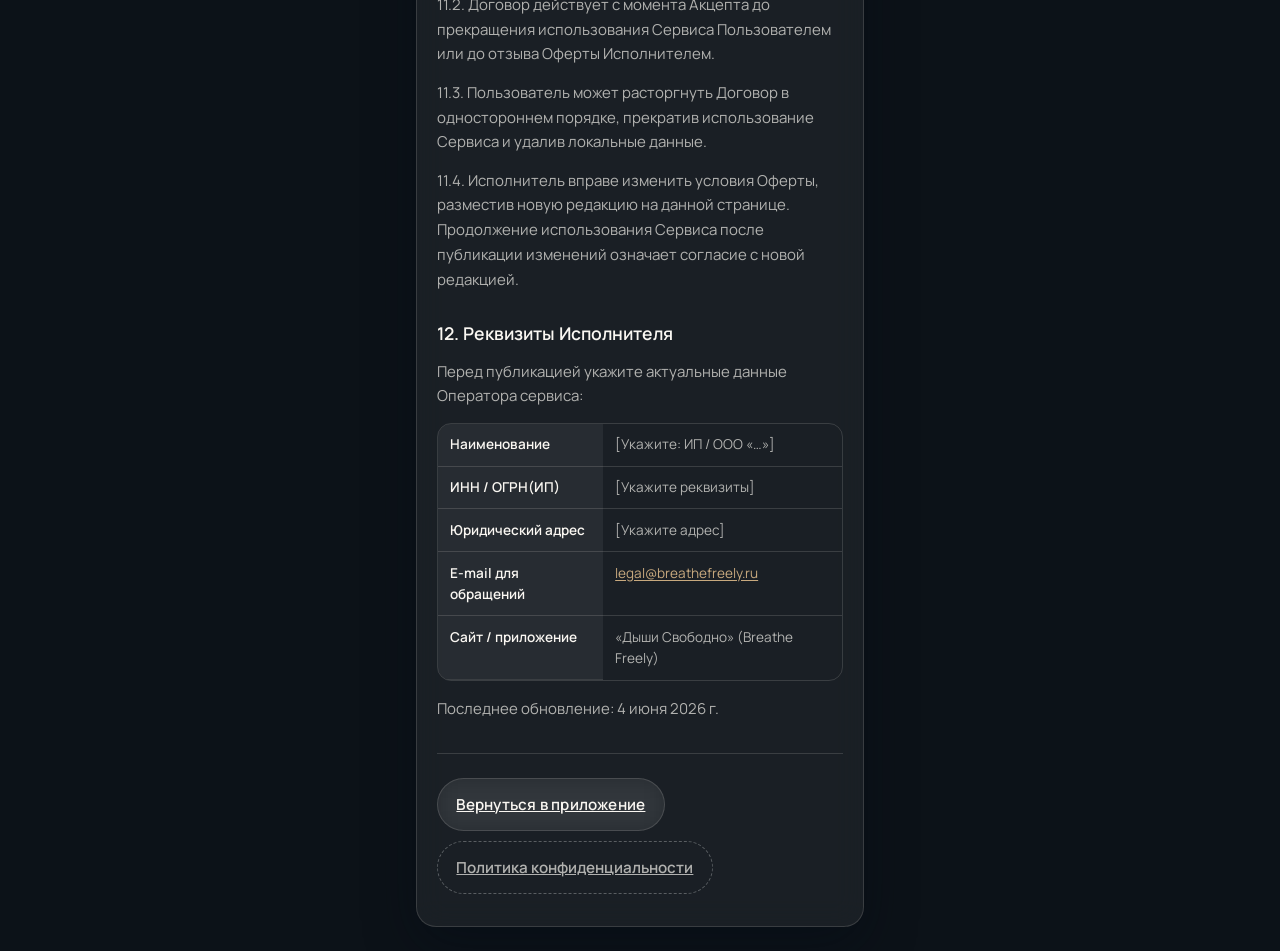
<file: offer.html>
<!DOCTYPE html>
<html lang="ru" data-theme="light">
<head>
  <meta charset="UTF-8" />
  <meta name="viewport" content="width=device-width, initial-scale=1, viewport-fit=cover" />
  <meta name="description" content="Публичная оферта сервиса «Дыши Свободно» — условия использования wellness-приложения." />
  <title>Публичная оферта — Дыши Свободно</title>
  <script>
    (function () {
      try {
        if (localStorage.getItem("breatheFreelyTheme") === "night") {
          document.documentElement.setAttribute("data-theme", "night");
        }
      } catch (e) {}
    })();
  </script>
  <link rel="preconnect" href="https://fonts.googleapis.com" />
  <link rel="preconnect" href="https://fonts.gstatic.com" crossorigin />
  <link href="https://fonts.googleapis.com/css2?family=Manrope:wght@400;500;600;700&display=swap" rel="stylesheet" />
  <link rel="stylesheet" href="css/styles.css" />
</head>
<body class="legal-body">
  <div class="app-bg" aria-hidden="true">
    <img class="app-bg__photo" src="assets/bg-breathe.png" alt="" decoding="async" />
    <div class="app-bg__overlay"></div>
  </div>

  <div class="app-shell app-shell--legal">
    <header class="top-bar" role="banner">
      <div class="top-bar__start">
        <a href="index.html" class="top-bar__back btn-ghost btn--with-icon" aria-label="На главную">
          <span class="icon icon--sm" data-icon="arrow-left" data-icon-size="18"></span>
          <span>Назад</span>
        </a>
      </div>
      <span class="top-bar__logo">Дыши Свободно</span>
      <div class="top-bar__end" aria-hidden="true"></div>
    </header>

    <main class="main main--legal" id="main">
      <article class="card legal-page">
        <p class="legal-page__eyebrow">Документ</p>
        <h1 class="legal-page__title">Публичная оферта</h1>
        <p class="legal-page__meta muted">
          о заключении договора на использование сервиса «Дыши Свободно» &middot; Версия 1.0 &middot; 4 июня 2026 г.
        </p>

        <nav class="legal-toc" aria-label="Содержание документа">
          <p class="legal-toc__title">Содержание</p>
          <ol class="legal-toc__list">
            <li><a href="#terms">1. Термины и определения</a></li>
            <li><a href="#subject">2. Предмет оферты</a></li>
            <li><a href="#acceptance">3. Акцепт оферты</a></li>
            <li><a href="#service">4. Описание сервиса</a></li>
            <li><a href="#rights">5. Права и обязанности сторон</a></li>
            <li><a href="#payment">6. Стоимость и порядок расчётов</a></li>
            <li><a href="#ip">7. Интеллектуальная собственность</a></li>
            <li><a href="#liability">8. Ограничение ответственности</a></li>
            <li><a href="#personal-data">9. Персональные данные</a></li>
            <li><a href="#disputes">10. Споры и применимое право</a></li>
            <li><a href="#term">11. Срок действия и расторжение</a></li>
            <li><a href="#requisites">12. Реквизиты Исполнителя</a></li>
          </ol>
        </nav>

        <section class="legal-section" id="terms">
          <h2 class="legal-section__title">1. Термины и определения</h2>
          <p>В настоящей публичной оферте (далее — «Оферта») используются следующие термины:</p>
          <ul class="legal-list">
            <li><strong>Исполнитель</strong> — лицо, разместившее и поддерживающее сервис «Дыши Свободно» (Breathe Freely), указанное в разделе 12 настоящей Оферты.</li>
            <li><strong>Пользователь</strong> — дееспособное физическое лицо, принявшее условия Оферты.</li>
            <li><strong>Сервис</strong> — веб-приложение «Дыши Свободно», доступное через браузер, включая функции поддержки при отказе от курения, аудиоконтент, трекинг прогресса и сопутствующие материалы.</li>
            <li><strong>Акцепт</strong> — полное и безоговорочное принятие Пользователем условий Оферты способами, указанными в разделе 3.</li>
            <li><strong>Договор</strong> — договор возмездного или безвозмездного оказания услуг / лицензионный договор на использование Сервиса, заключаемый между Исполнителем и Пользователем с момента Акцепта.</li>
          </ul>
        </section>

        <section class="legal-section" id="subject">
          <h2 class="legal-section__title">2. Предмет оферты</h2>
          <p>
            2.1. Исполнитель предлагает любому дееспособному лицу заключить Договор на условиях настоящей Оферты
            о предоставлении доступа к Сервису «Дыши Свободно».
          </p>
          <p>
            2.2. Сервис предоставляет Пользователю информационно-мотивационную и эмоциональную поддержку
            на пути сокращения или отказа от курения, включая (но не ограничиваясь):
          </p>
          <ul class="legal-list">
            <li>анкету и персонализированные ориентиры;</li>
            <li>режим SOS при тяге к курению (дыхательные практики, поддерживающие фразы);</li>
            <li>отслеживание прогресса и wellness-функции;</li>
            <li>аудиоподдержку и музыку для медитации;</li>
            <li>AI-компаньон (в текущей версии — готовые офлайн-фразы; в будущих версиях — расширенные AI-функции).</li>
          </ul>
          <p>
            2.3. Настоящая Оферта является публичной в смысле ст. 437 Гражданского кодекса Российской Федерации (ГК РФ).
          </p>
        </section>

        <section class="legal-section" id="acceptance">
          <h2 class="legal-section__title">3. Акцепт оферты</h2>
          <p>3.1. Акцептом Оферты считается совершение Пользователем любого из следующих действий:</p>
          <ul class="legal-list">
            <li>начало использования Сервиса (открытие главной страницы и взаимодействие с функциями приложения);</li>
            <li>заполнение и сохранение анкеты;</li>
            <li>нажатие кнопок «Начать путь», «Меня тянет закурить», «Сохранить и продолжить» и иных элементов, запускающих функции Сервиса.</li>
          </ul>
          <p>
            3.2. Совершая Акцепт, Пользователь подтверждает, что ознакомился с Офертой,
            <a href="privacy.html">Политикой конфиденциальности</a>, понимает их условия и принимает их в полном объёме.
          </p>
          <p>
            3.3. Договор считается заключённым с момента Акцепта в соответствии со ст. 438 ГК РФ
            и действует на территории Российской Федерации, если иное не предусмотрено императивными нормами
            права страны пребывания Пользователя.
          </p>
          <p>
            3.4. Пользователь подтверждает, что достиг возраста 18 лет и обладает полной дееспособностью.
          </p>
        </section>

        <section class="legal-section" id="service">
          <h2 class="legal-section__title">4. Описание сервиса</h2>
          <p class="legal-note">
            <strong>Важно:</strong> «Дыши Свободно» — wellness-приложение. Оно не является медицинским изделием,
            лечебным учреждением, телемедицинским сервисом или заменой консультации врача, психолога,
            нарколога либо иного лицензированного специалиста.
          </p>
          <p>
            4.1. Информация в Сервисе носит общеоздоровительный, мотивационный и образовательный характер.
            Ориентиры по восстановлению организма после отказа от курения являются обобщёнными и не учитывают
            индивидуальные особенности здоровья Пользователя.
          </p>
          <p>
            4.2. Исполнитель не гарантирует полный отказ от курения, отсутствие срывов или улучшение состояния здоровья.
            Решение о способах отказа от курения и обращении к специалистам принимает Пользователь самостоятельно.
          </p>
          <p>
            4.3. При острых состояниях, сильной тревоге, депрессии, мыслях о самоповреждении или ухудшении здоровья
            Пользователь обязан обратиться к квалифицированному специалисту или в экстренные службы (112).
          </p>
          <p>
            4.4. Сервис может обновляться без предварительного уведомления: изменяться интерфейс, набор функций,
            аудиоконтент и алгоритмы поддержки.
          </p>
        </section>

        <section class="legal-section" id="rights">
          <h2 class="legal-section__title">5. Права и обязанности сторон</h2>
          <p><strong>5.1. Исполнитель обязуется:</strong></p>
          <ul class="legal-list">
            <li>предоставлять доступ к Сервису в объёме, доступном на момент обращения Пользователя;</li>
            <li>поддерживать работоспособность Сервиса с учётом разумных технических ограничений;</li>
            <li>обрабатывать данные в соответствии с Политикой конфиденциальности и 152-ФЗ.</li>
          </ul>
          <p><strong>5.2. Исполнитель вправе:</strong></p>
          <ul class="legal-list">
            <li>изменять функциональность, дизайн и содержание Сервиса;</li>
            <li>приостанавливать доступ для планового или аварийного обслуживания;</li>
            <li>ограничить доступ Пользователю при нарушении условий Оферты или злоупотреблении Сервисом.</li>
          </ul>
          <p><strong>5.3. Пользователь обязуется:</strong></p>
          <ul class="legal-list">
            <li>использовать Сервис добросовестно и только в личных некоммерческих целях;</li>
            <li>не предпринимать действий, нарушающих работу Сервиса (взлом, автоматизированный парсинг, распространение вредоносного кода);</li>
            <li>не копировать, не декомпилировать и не распространять материалы Сервиса без согласия Исполнителя, за исключением случаев, прямо разрешённых законом;</li>
            <li>самостоятельно оценивать применимость рекомендаций с учётом своего здоровья.</li>
          </ul>
          <p><strong>5.4. Пользователь вправе:</strong></p>
          <ul class="legal-list">
            <li>пользоваться функциями Сервиса в рамках Оферты;</li>
            <li>прекратить использование в любой момент и удалить локальные данные через настройки браузера;</li>
            <li>обращаться к Исполнителю по вопросам работы Сервиса и обработки данных.</li>
          </ul>
        </section>

        <section class="legal-section" id="payment">
          <h2 class="legal-section__title">6. Стоимость и порядок расчётов</h2>
          <p>
            6.1. В текущей версии базовый доступ к Сервису предоставляется <strong>безвозмездно</strong>
            (на условиях простой неисключительной лицензии / безвозмездного оказания услуг).
          </p>
          <p>
            6.2. Исполнитель вправе в будущем вводить платные функции, подписки или расширенные пакеты.
            В таком случае условия оплаты, стоимость и порядок предоставления будут опубликованы отдельно
            до момента взимания платы. Продолжение использования платных функций будет означать согласие
            с обновлёнными условиями.
          </p>
          <p>
            6.3. Расходы Пользователя на доступ в интернет, мобильную связь и устройство не компенсируются Исполнителем.
          </p>
        </section>

        <section class="legal-section" id="ip">
          <h2 class="legal-section__title">7. Интеллектуальная собственность</h2>
          <p>
            7.1. Исключительные права на Сервис, включая дизайн, тексты, аудиозаписи, графику, программный код,
            товарный знак «Дыши Свободно» и иные объекты интеллектуальной собственности, принадлежат Исполнителю
            или правообладателям, предоставившим соответствующие лицензии.
          </p>
          <p>
            7.2. Пользователю предоставляется ограниченное право использования Сервиса через браузер
            исключительно для личных целей на срок действия Договора. Передача прав третьим лицам не допускается.
          </p>
        </section>

        <section class="legal-section" id="liability">
          <h2 class="legal-section__title">8. Ограничение ответственности</h2>
          <p>
            8.1. Сервис предоставляется на условиях «как есть» (<em>as is</em>). Исполнитель не гарантирует
            бесперебойную работу, отсутствие ошибок и соответствие ожиданиям Пользователя.
          </p>
          <p>
            8.2. Исполнитель не несёт ответственности за:
          </p>
          <ul class="legal-list">
            <li>решения Пользователя, связанные со здоровьем, курением и образом жизни;</li>
            <li>срывы, рецидивы курения и последствия самостоятельного отказа от медицинской помощи;</li>
            <li>потерю данных, сохранённых локально в браузере Пользователя;</li>
            <li>сбои, вызванные работой устройства, браузера, оператора связи или форс-мажором.</li>
          </ul>
          <p>
            8.3. Совокупная ответственность Исполнителя по Договору ограничивается суммой,
            фактически уплаченной Пользователем за платные функции за последние 12 месяцев,
            либо равна нулю при безвозмездном использовании.
          </p>
          <p>
            8.4. Положения настоящего раздела не ограничивают ответственность Исполнителя в случаях,
            когда такое ограничение не допускается императивными нормами законодательства РФ.
          </p>
        </section>

        <section class="legal-section" id="personal-data">
          <h2 class="legal-section__title">9. Персональные данные</h2>
          <p>
            9.1. Обработка информации о Пользователе регулируется
            <a href="privacy.html">Политикой конфиденциальности</a>, являющейся неотъемлемой частью настоящей Оферты.
          </p>
          <p>
            9.2. Акцептуя Оферту, Пользователь даёт согласие на обработку данных в объёме и на условиях,
            указанных в Политике конфиденциальности, в соответствии с 152-ФЗ.
          </p>
        </section>

        <section class="legal-section" id="disputes">
          <h2 class="legal-section__title">10. Споры и применимое право</h2>
          <p>
            10.1. К отношениям сторон применяется законодательство Российской Федерации.
          </p>
          <p>
            10.2. Споры разрешаются путём переговоров. Претензионный порядок обязателен:
            срок ответа на письменную претензию — 30 (тридцать) календарных дней с даты получения.
          </p>
          <p>
            10.3. При недостижении согласия спор подлежит рассмотрению в суде по месту нахождения Исполнителя,
            если иное не установлено императивными нормами о защите прав потребителей.
          </p>
        </section>

        <section class="legal-section" id="term">
          <h2 class="legal-section__title">11. Срок действия и расторжение</h2>
          <p>
            11.1. Оферта вступает в силу с даты публикации и действует до её отзыва или замены новой редакцией.
          </p>
          <p>
            11.2. Договор действует с момента Акцепта до прекращения использования Сервиса Пользователем
            или до отзыва Оферты Исполнителем.
          </p>
          <p>
            11.3. Пользователь может расторгнуть Договор в одностороннем порядке, прекратив использование Сервиса
            и удалив локальные данные.
          </p>
          <p>
            11.4. Исполнитель вправе изменить условия Оферты, разместив новую редакцию на данной странице.
            Продолжение использования Сервиса после публикации изменений означает согласие с новой редакцией.
          </p>
        </section>

        <section class="legal-section" id="requisites">
          <h2 class="legal-section__title">12. Реквизиты Исполнителя</h2>
          <p>
            Перед публикацией укажите актуальные данные Оператора сервиса:
          </p>
          <div class="legal-table-wrap">
            <table class="legal-table">
              <tbody>
                <tr>
                  <th scope="row">Наименование</th>
                  <td>[Укажите: ИП / ООО «…»]</td>
                </tr>
                <tr>
                  <th scope="row">ИНН / ОГРН(ИП)</th>
                  <td>[Укажите реквизиты]</td>
                </tr>
                <tr>
                  <th scope="row">Юридический адрес</th>
                  <td>[Укажите адрес]</td>
                </tr>
                <tr>
                  <th scope="row">E-mail для обращений</th>
                  <td><a href="mailto:legal@breathefreely.ru">legal@breathefreely.ru</a></td>
                </tr>
                <tr>
                  <th scope="row">Сайт / приложение</th>
                  <td>«Дыши Свободно» (Breathe Freely)</td>
                </tr>
              </tbody>
            </table>
          </div>
          <p class="legal-page__updated muted">Последнее обновление: 4 июня 2026 г.</p>
        </section>

        <footer class="legal-page__footer">
          <div class="legal-page__footer-links">
            <a href="index.html" class="btn btn--outline">Вернуться в приложение</a>
            <a href="privacy.html" class="btn btn--ghost">Политика конфиденциальности</a>
          </div>
        </footer>
      </article>
    </main>
  </div>

  <script src="js/icons.js"></script>
</body>
</html>
</file>
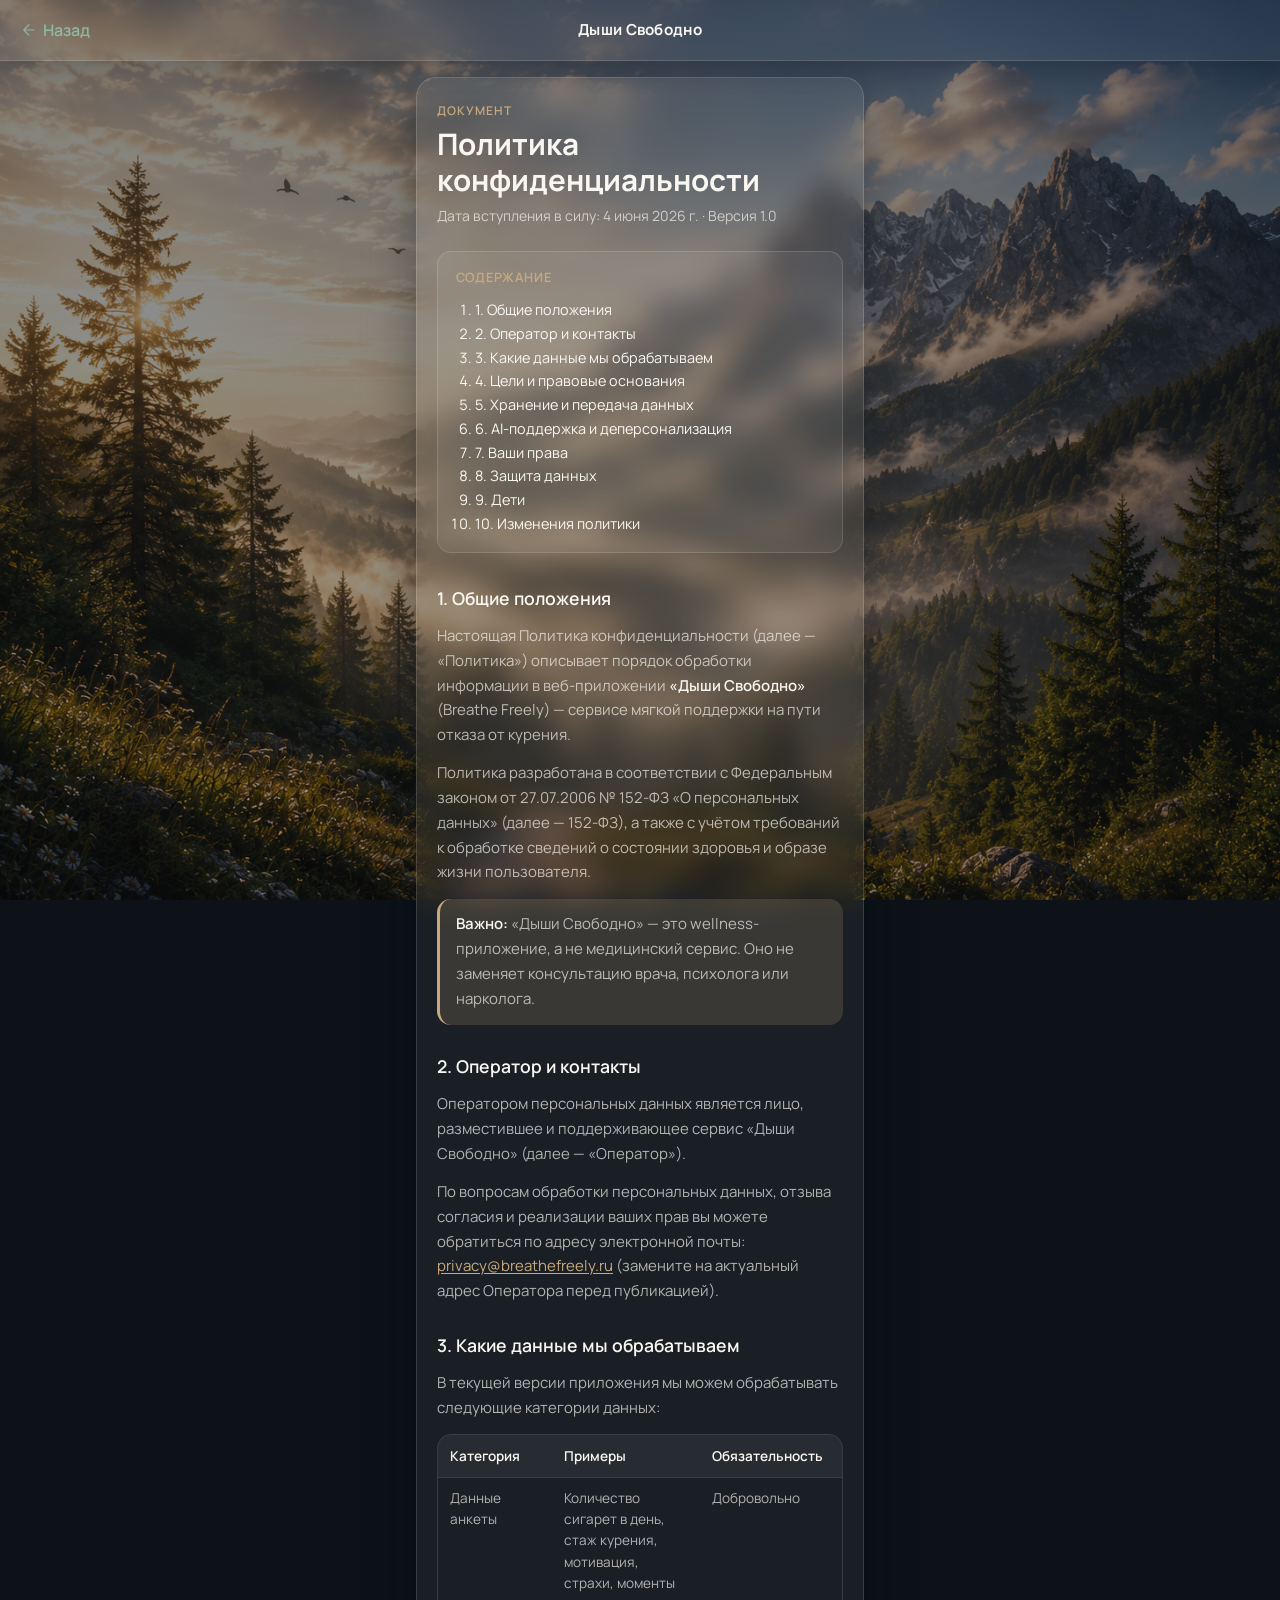
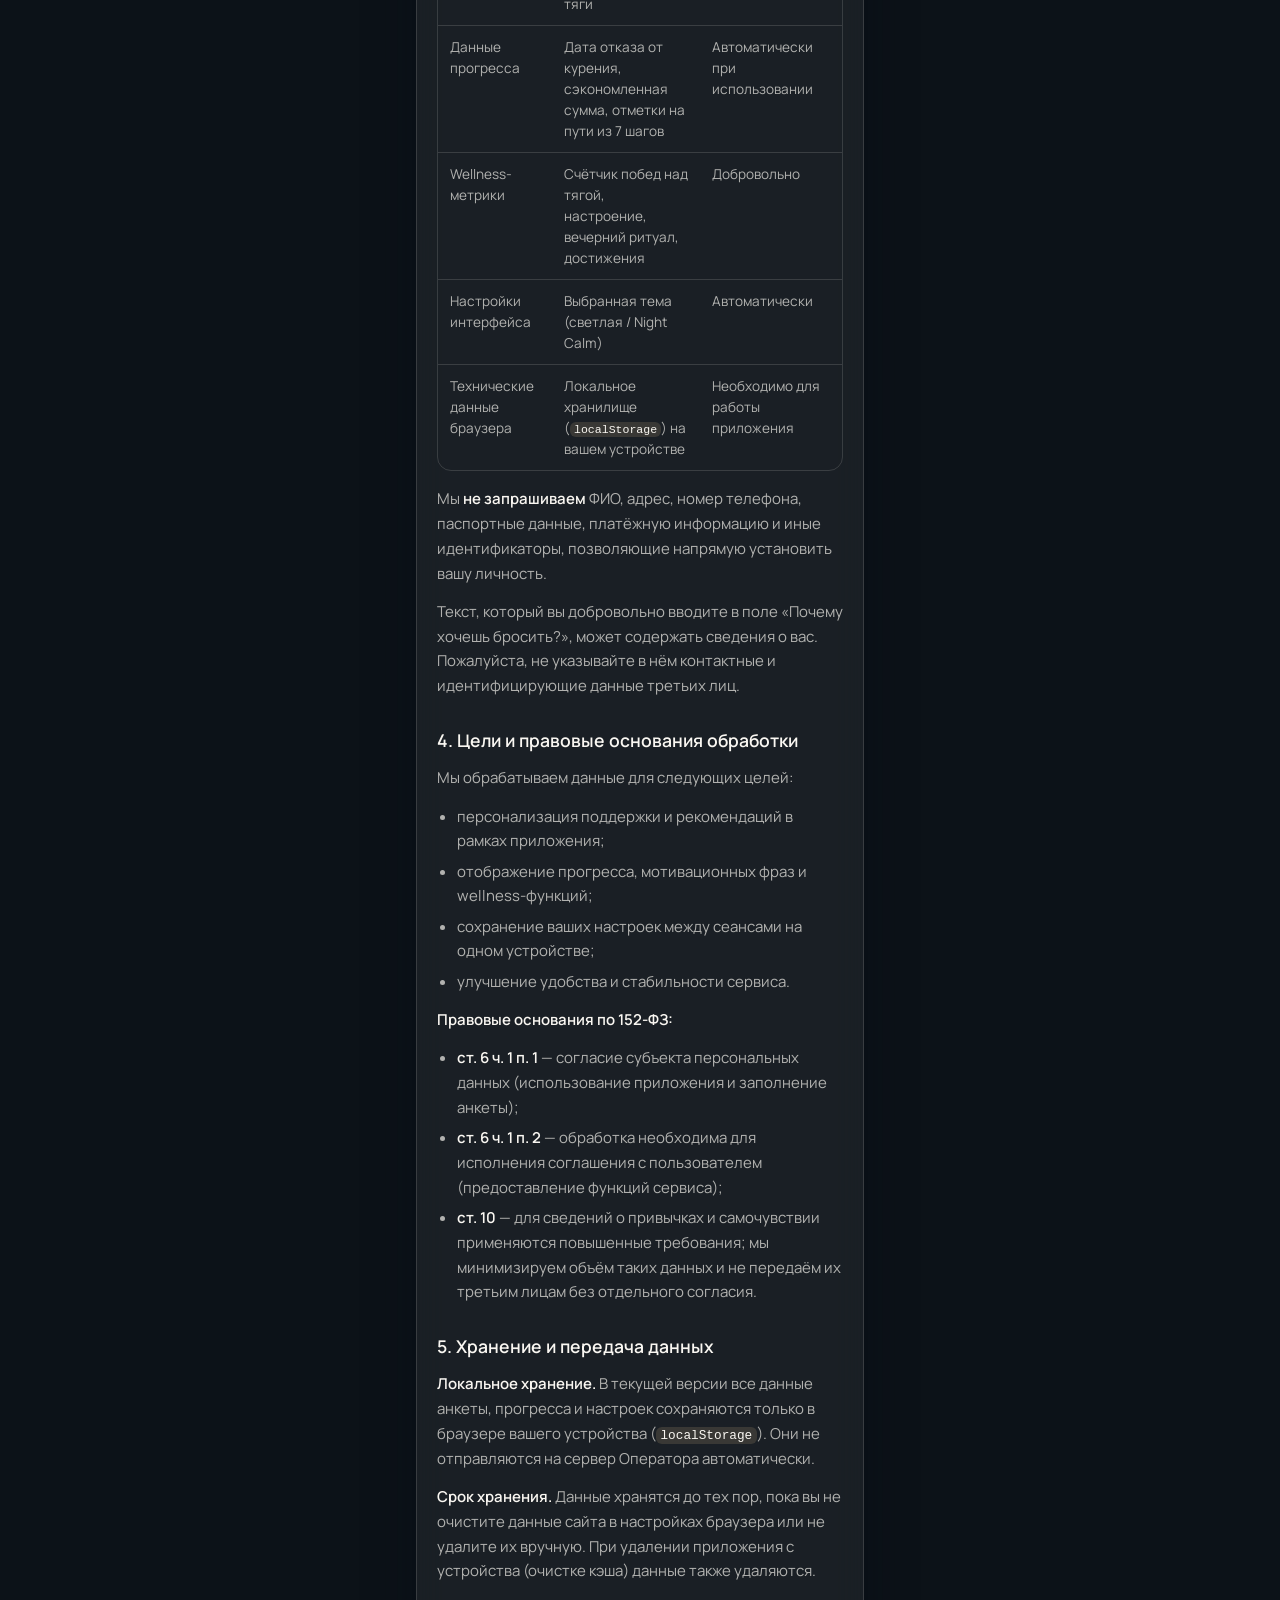
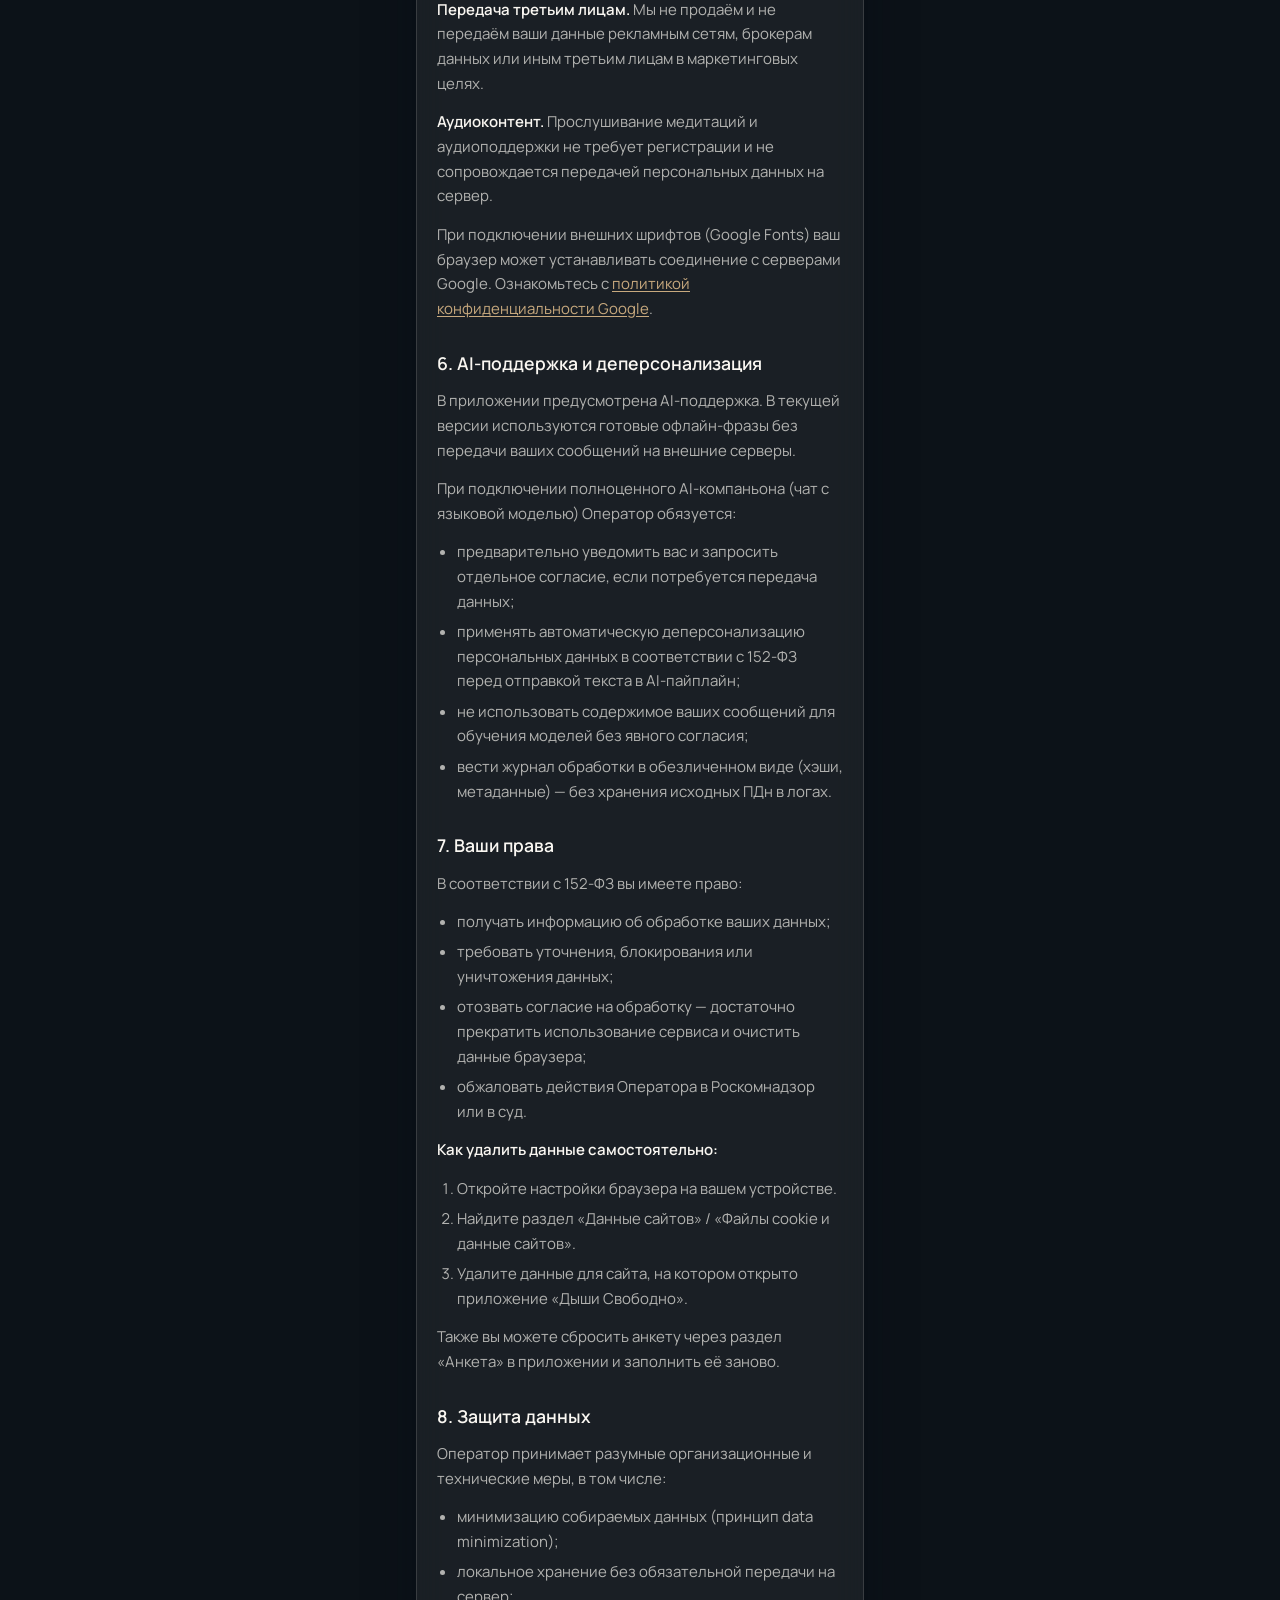
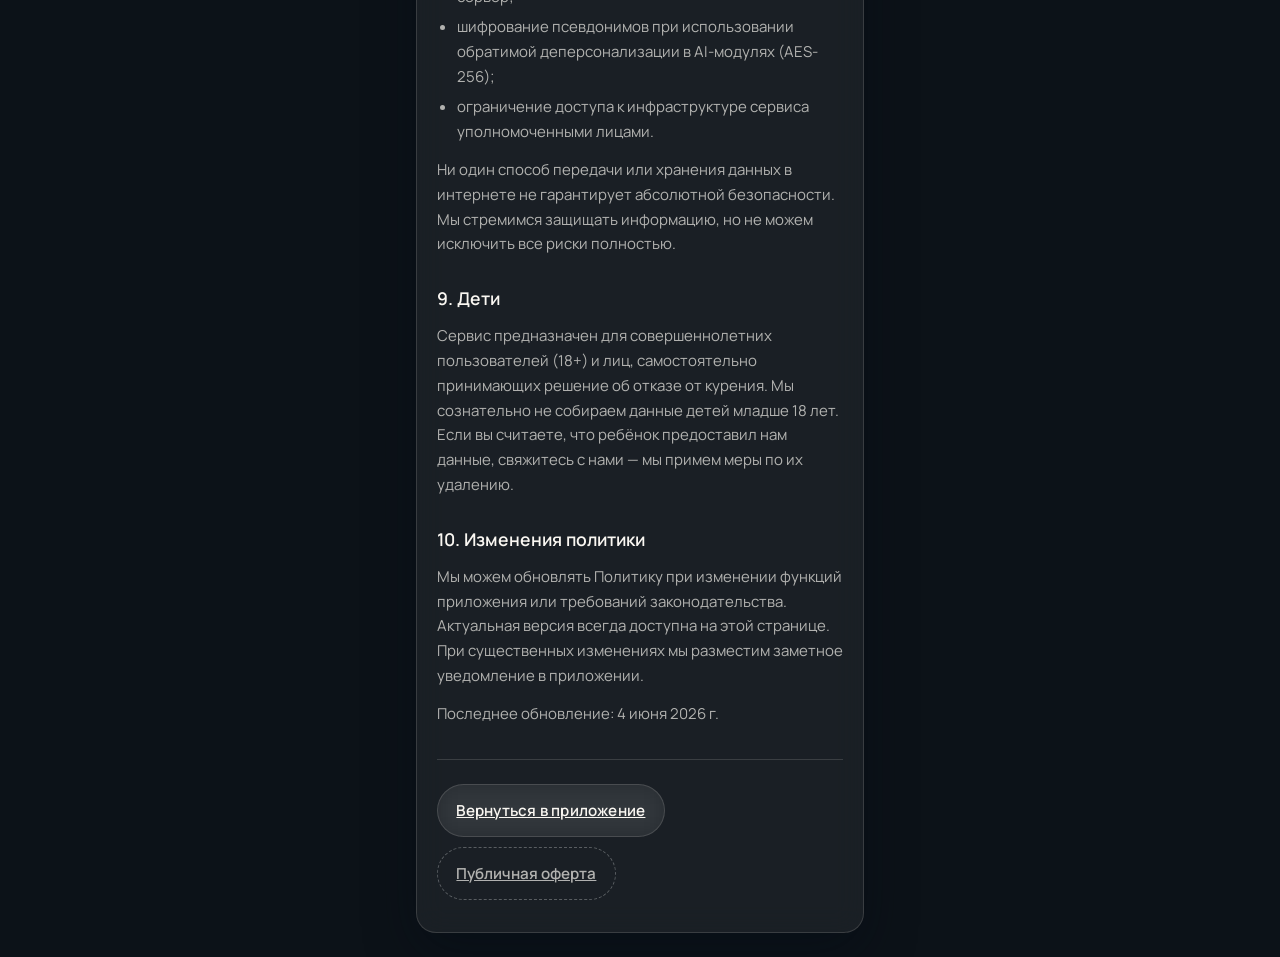
<file: privacy.html>
<!DOCTYPE html>
<html lang="ru" data-theme="light">
<head>
  <meta charset="UTF-8" />
  <meta name="viewport" content="width=device-width, initial-scale=1, viewport-fit=cover" />
  <meta name="description" content="Политика конфиденциальности сервиса «Дыши Свободно» — обработка данных в соответствии с 152-ФЗ." />
  <title>Политика конфиденциальности — Дыши Свободно</title>
  <script>
    (function () {
      try {
        if (localStorage.getItem("breatheFreelyTheme") === "night") {
          document.documentElement.setAttribute("data-theme", "night");
        }
      } catch (e) {}
    })();
  </script>
  <link rel="preconnect" href="https://fonts.googleapis.com" />
  <link rel="preconnect" href="https://fonts.gstatic.com" crossorigin />
  <link href="https://fonts.googleapis.com/css2?family=Manrope:wght@400;500;600;700&display=swap" rel="stylesheet" />
  <link rel="stylesheet" href="css/styles.css" />
</head>
<body class="legal-body">
  <div class="app-bg" aria-hidden="true">
    <img class="app-bg__photo" src="assets/bg-breathe.png" alt="" decoding="async" />
    <div class="app-bg__overlay"></div>
  </div>

  <div class="app-shell app-shell--legal">
    <header class="top-bar" role="banner">
      <div class="top-bar__start">
        <a href="index.html" class="top-bar__back btn-ghost btn--with-icon" aria-label="На главную">
          <span class="icon icon--sm" data-icon="arrow-left" data-icon-size="18"></span>
          <span>Назад</span>
        </a>
      </div>
      <span class="top-bar__logo">Дыши Свободно</span>
      <div class="top-bar__end" aria-hidden="true"></div>
    </header>

    <main class="main main--legal" id="main">
      <article class="card legal-page">
        <p class="legal-page__eyebrow">Документ</p>
        <h1 class="legal-page__title">Политика конфиденциальности</h1>
        <p class="legal-page__meta muted">
          Дата вступления в силу: 4 июня 2026 г. &middot; Версия 1.0
        </p>

        <nav class="legal-toc" aria-label="Содержание документа">
          <p class="legal-toc__title">Содержание</p>
          <ol class="legal-toc__list">
            <li><a href="#general">1. Общие положения</a></li>
            <li><a href="#operator">2. Оператор и контакты</a></li>
            <li><a href="#data">3. Какие данные мы обрабатываем</a></li>
            <li><a href="#purposes">4. Цели и правовые основания</a></li>
            <li><a href="#storage">5. Хранение и передача данных</a></li>
            <li><a href="#ai">6. AI-поддержка и деперсонализация</a></li>
            <li><a href="#rights">7. Ваши права</a></li>
            <li><a href="#security">8. Защита данных</a></li>
            <li><a href="#children">9. Дети</a></li>
            <li><a href="#changes">10. Изменения политики</a></li>
          </ol>
        </nav>

        <section class="legal-section" id="general">
          <h2 class="legal-section__title">1. Общие положения</h2>
          <p>
            Настоящая Политика конфиденциальности (далее — «Политика») описывает порядок обработки информации
            в веб-приложении <strong>«Дыши Свободно»</strong> (Breathe Freely) — сервисе мягкой поддержки
            на пути отказа от курения.
          </p>
          <p>
            Политика разработана в соответствии с Федеральным законом от 27.07.2006 № 152-ФЗ
            «О персональных данных» (далее — 152-ФЗ), а также с учётом требований к обработке
            сведений о состоянии здоровья и образе жизни пользователя.
          </p>
          <p class="legal-note">
            <strong>Важно:</strong> «Дыши Свободно» — это wellness-приложение, а не медицинский сервис.
            Оно не заменяет консультацию врача, психолога или нарколога.
          </p>
        </section>

        <section class="legal-section" id="operator">
          <h2 class="legal-section__title">2. Оператор и контакты</h2>
          <p>
            Оператором персональных данных является лицо, разместившее и поддерживающее сервис
            «Дыши Свободно» (далее — «Оператор»).
          </p>
          <p>
            По вопросам обработки персональных данных, отзыва согласия и реализации ваших прав
            вы можете обратиться по адресу электронной почты:
            <a href="mailto:privacy@breathefreely.ru">privacy@breathefreely.ru</a>
            (замените на актуальный адрес Оператора перед публикацией).
          </p>
        </section>

        <section class="legal-section" id="data">
          <h2 class="legal-section__title">3. Какие данные мы обрабатываем</h2>
          <p>В текущей версии приложения мы можем обрабатывать следующие категории данных:</p>

          <div class="legal-table-wrap">
            <table class="legal-table">
              <thead>
                <tr>
                  <th scope="col">Категория</th>
                  <th scope="col">Примеры</th>
                  <th scope="col">Обязательность</th>
                </tr>
              </thead>
              <tbody>
                <tr>
                  <td>Данные анкеты</td>
                  <td>Количество сигарет в день, стаж курения, мотивация, страхи, моменты тяги</td>
                  <td>Добровольно</td>
                </tr>
                <tr>
                  <td>Данные прогресса</td>
                  <td>Дата отказа от курения, сэкономленная сумма, отметки на пути из 7 шагов</td>
                  <td>Автоматически при использовании</td>
                </tr>
                <tr>
                  <td>Wellness-метрики</td>
                  <td>Счётчик побед над тягой, настроение, вечерний ритуал, достижения</td>
                  <td>Добровольно</td>
                </tr>
                <tr>
                  <td>Настройки интерфейса</td>
                  <td>Выбранная тема (светлая / Night Calm)</td>
                  <td>Автоматически</td>
                </tr>
                <tr>
                  <td>Технические данные браузера</td>
                  <td>Локальное хранилище (<code>localStorage</code>) на вашем устройстве</td>
                  <td>Необходимо для работы приложения</td>
                </tr>
              </tbody>
            </table>
          </div>

          <p>
            Мы <strong>не запрашиваем</strong> ФИО, адрес, номер телефона, паспортные данные,
            платёжную информацию и иные идентификаторы, позволяющие напрямую установить вашу личность.
          </p>
          <p>
            Текст, который вы добровольно вводите в поле «Почему хочешь бросить?», может содержать
            сведения о вас. Пожалуйста, не указывайте в нём контактные и идентифицирующие данные третьих лиц.
          </p>
        </section>

        <section class="legal-section" id="purposes">
          <h2 class="legal-section__title">4. Цели и правовые основания обработки</h2>
          <p>Мы обрабатываем данные для следующих целей:</p>
          <ul class="legal-list">
            <li>персонализация поддержки и рекомендаций в рамках приложения;</li>
            <li>отображение прогресса, мотивационных фраз и wellness-функций;</li>
            <li>сохранение ваших настроек между сеансами на одном устройстве;</li>
            <li>улучшение удобства и стабильности сервиса.</li>
          </ul>
          <p><strong>Правовые основания по 152-ФЗ:</strong></p>
          <ul class="legal-list">
            <li><strong>ст. 6 ч. 1 п. 1</strong> — согласие субъекта персональных данных (использование приложения и заполнение анкеты);</li>
            <li><strong>ст. 6 ч. 1 п. 2</strong> — обработка необходима для исполнения соглашения с пользователем (предоставление функций сервиса);</li>
            <li><strong>ст. 10</strong> — для сведений о привычках и самочувствии применяются повышенные требования; мы минимизируем объём таких данных и не передаём их третьим лицам без отдельного согласия.</li>
          </ul>
        </section>

        <section class="legal-section" id="storage">
          <h2 class="legal-section__title">5. Хранение и передача данных</h2>
          <p>
            <strong>Локальное хранение.</strong> В текущей версии все данные анкеты, прогресса и настроек
            сохраняются только в браузере вашего устройства (<code>localStorage</code>). Они не отправляются
            на сервер Оператора автоматически.
          </p>
          <p>
            <strong>Срок хранения.</strong> Данные хранятся до тех пор, пока вы не очистите данные сайта
            в настройках браузера или не удалите их вручную. При удалении приложения с устройства
            (очистке кэша) данные также удаляются.
          </p>
          <p>
            <strong>Передача третьим лицам.</strong> Мы не продаём и не передаём ваши данные рекламным
            сетям, брокерам данных или иным третьим лицам в маркетинговых целях.
          </p>
          <p>
            <strong>Аудиоконтент.</strong> Прослушивание медитаций и аудиоподдержки не требует регистрации
            и не сопровождается передачей персональных данных на сервер.
          </p>
          <p>
            При подключении внешних шрифтов (Google Fonts) ваш браузер может устанавливать соединение
            с серверами Google. Ознакомьтесь с
            <a href="https://policies.google.com/privacy" rel="noopener noreferrer" target="_blank">политикой конфиденциальности Google</a>.
          </p>
        </section>

        <section class="legal-section" id="ai">
          <h2 class="legal-section__title">6. AI-поддержка и деперсонализация</h2>
          <p>
            В приложении предусмотрена AI-поддержка. В текущей версии используются готовые офлайн-фразы
            без передачи ваших сообщений на внешние серверы.
          </p>
          <p>
            При подключении полноценного AI-компаньона (чат с языковой моделью) Оператор обязуется:
          </p>
          <ul class="legal-list">
            <li>предварительно уведомить вас и запросить отдельное согласие, если потребуется передача данных;</li>
            <li>применять автоматическую деперсонализацию персональных данных в соответствии с 152-ФЗ перед отправкой текста в AI-пайплайн;</li>
            <li>не использовать содержимое ваших сообщений для обучения моделей без явного согласия;</li>
            <li>вести журнал обработки в обезличенном виде (хэши, метаданные) — без хранения исходных ПДн в логах.</li>
          </ul>
        </section>

        <section class="legal-section" id="rights">
          <h2 class="legal-section__title">7. Ваши права</h2>
          <p>В соответствии с 152-ФЗ вы имеете право:</p>
          <ul class="legal-list">
            <li>получать информацию об обработке ваших данных;</li>
            <li>требовать уточнения, блокирования или уничтожения данных;</li>
            <li>отозвать согласие на обработку — достаточно прекратить использование сервиса и очистить данные браузера;</li>
            <li>обжаловать действия Оператора в Роскомнадзор или в суд.</li>
          </ul>
          <p><strong>Как удалить данные самостоятельно:</strong></p>
          <ol class="legal-list legal-list--ordered">
            <li>Откройте настройки браузера на вашем устройстве.</li>
            <li>Найдите раздел «Данные сайтов» / «Файлы cookie и данные сайтов».</li>
            <li>Удалите данные для сайта, на котором открыто приложение «Дыши Свободно».</li>
          </ol>
          <p>
            Также вы можете сбросить анкету через раздел «Анкета» в приложении и заполнить её заново.
          </p>
        </section>

        <section class="legal-section" id="security">
          <h2 class="legal-section__title">8. Защита данных</h2>
          <p>Оператор принимает разумные организационные и технические меры, в том числе:</p>
          <ul class="legal-list">
            <li>минимизацию собираемых данных (принцип data minimization);</li>
            <li>локальное хранение без обязательной передачи на сервер;</li>
            <li>шифрование псевдонимов при использовании обратимой деперсонализации в AI-модулях (AES-256);</li>
            <li>ограничение доступа к инфраструктуре сервиса уполномоченными лицами.</li>
          </ul>
          <p>
            Ни один способ передачи или хранения данных в интернете не гарантирует абсолютной безопасности.
            Мы стремимся защищать информацию, но не можем исключить все риски полностью.
          </p>
        </section>

        <section class="legal-section" id="children">
          <h2 class="legal-section__title">9. Дети</h2>
          <p>
            Сервис предназначен для совершеннолетних пользователей (18+) и лиц, самостоятельно
            принимающих решение об отказе от курения. Мы сознательно не собираем данные детей
            младше 18 лет. Если вы считаете, что ребёнок предоставил нам данные, свяжитесь с нами —
            мы примем меры по их удалению.
          </p>
        </section>

        <section class="legal-section" id="changes">
          <h2 class="legal-section__title">10. Изменения политики</h2>
          <p>
            Мы можем обновлять Политику при изменении функций приложения или требований законодательства.
            Актуальная версия всегда доступна на этой странице. При существенных изменениях мы разместим
            заметное уведомление в приложении.
          </p>
          <p class="legal-page__updated muted">Последнее обновление: 4 июня 2026 г.</p>
        </section>

        <footer class="legal-page__footer">
          <div class="legal-page__footer-links">
            <a href="index.html" class="btn btn--outline">Вернуться в приложение</a>
            <a href="offer.html" class="btn btn--ghost">Публичная оферта</a>
          </div>
        </footer>
      </article>
    </main>
  </div>

  <script src="js/icons.js"></script>
</body>
</html>
</file>
<file: css/styles.css>
/* Дыши Свободно — premium wellness UI */
:root {
  --bg-image: url("../assets/bg-breathe.png");
  --overlay-start: rgba(12, 14, 18, 0.52);
  --overlay-end: rgba(12, 14, 18, 0.38);
  --glass-bg: rgba(250, 247, 242, 0.06);
  --glass-bg-strong: rgba(250, 247, 242, 0.1);
  --glass-border: rgba(250, 247, 242, 0.14);
  --glass-blur: 14px;
  --ivory: #faf7f2;
  --ivory-muted: rgba(250, 247, 242, 0.68);
  --amber: #c8a97e;
  --amber-deep: #a8895c;
  --amber-soft: rgba(200, 169, 126, 0.18);
  --amber-line: rgba(200, 169, 126, 0.42);
  --amber-glow: rgba(200, 169, 126, 0.24);
  --mint: #b8d4c4;
  --mint-deep: #8eb8a4;
  --sky: #b8d9e8;
  --sky-deep: #8ec4de;
  --cream: transparent;
  --paper: rgba(250, 247, 242, 0.05);
  --text: var(--ivory);
  --text-muted: var(--ivory-muted);
  --icon: rgba(250, 247, 242, 0.88);
  --icon-accent: var(--amber);
  --white: rgba(250, 247, 242, 0.08);
  --shadow: 0 18px 52px rgba(0, 10, 20, 0.38);
  --shadow-hover: 0 24px 60px rgba(0, 14, 28, 0.48);
  --radius: 20px;
  --radius-sm: 14px;
  --font: "Manrope", system-ui, -apple-system, "Segoe UI", sans-serif;
  --safe-bottom: env(safe-area-inset-bottom, 0px);
  --ease-out-soft: cubic-bezier(0.22, 1, 0.36, 1);
  --ease-breath: cubic-bezier(0.45, 0, 0.55, 1);
}

/* ——— Line icons ——— */
.icon {
  display: inline-flex;
  align-items: center;
  justify-content: center;
  color: var(--icon-accent);
  flex-shrink: 0;
  vertical-align: middle;
}

.icon svg {
  display: block;
}

.icon--xs {
  width: 1rem;
  height: 1rem;
}

.icon--sm {
  width: 1.125rem;
  height: 1.125rem;
}

.icon--md {
  width: 1.375rem;
  height: 1.375rem;
}

.icon--lg {
  width: 1.75rem;
  height: 1.75rem;
}

.icon--xl {
  width: 2.25rem;
  height: 2.25rem;
}

.icon--ivory {
  color: var(--icon);
}

.btn--with-icon {
  gap: 0.55rem;
}

.btn--with-icon .icon {
  color: currentColor;
  opacity: 0.92;
}

*,
*::before,
*::after {
  box-sizing: border-box;
}

html {
  -webkit-text-size-adjust: 100%;
  height: 100%;
  background-color: #0c1218;
  overscroll-behavior-y: none;
}

body {
  margin: 0;
  min-height: 100%;
  font-family: var(--font);
  color: var(--text);
  background-color: #0c1218;
  line-height: 1.55;
  transition: color 0.55s var(--ease-out-soft);
  overscroll-behavior-y: none;
}

/* Горный фон: один fixed-контейнер, картинка absolute внутри — не скроллится */
.app-bg {
  position: fixed;
  top: 0;
  left: 0;
  right: 0;
  bottom: 0;
  width: 100%;
  height: 100%;
  z-index: 0;
  margin: 0;
  padding: 0;
  overflow: hidden;
  pointer-events: none;
  contain: layout style paint;
}

.app-bg__photo {
  position: absolute;
  top: 0;
  left: 0;
  width: 100%;
  height: 100%;
  min-width: 100%;
  min-height: 100%;
  object-fit: cover;
  object-position: center center;
  display: block;
  margin: 0;
  padding: 0;
  border: 0;
  pointer-events: none;
  user-select: none;
  -webkit-user-drag: none;
  transform: none;
  will-change: auto;
}

.app-bg__overlay {
  position: absolute;
  inset: 0;
  background: linear-gradient(var(--overlay-start), var(--overlay-end));
  pointer-events: none;
  transform: none;
}

.app-shell {
  position: relative;
  z-index: 1;
  min-height: 100dvh;
  isolation: isolate;
}

.top-bar {
  position: sticky;
  top: 0;
  z-index: 10;
  display: grid;
  grid-template-columns: minmax(4.75rem, 1fr) auto minmax(4.75rem, 1fr);
  align-items: center;
  gap: 0.35rem;
  padding: 0.75rem 1rem calc(0.75rem + env(safe-area-inset-top, 0px));
  padding-top: calc(0.75rem + env(safe-area-inset-top, 0px));
  background: var(--glass-bg);
  backdrop-filter: blur(16px) saturate(1.2);
  -webkit-backdrop-filter: blur(16px) saturate(1.2);
  border-bottom: 1px solid var(--glass-border);
  box-shadow: 0 4px 28px rgba(0, 12, 24, 0.25);
  transition:
    background 0.7s var(--ease-out-soft),
    border-color 0.65s ease,
    box-shadow 0.65s ease;
}

.top-bar__start {
  justify-self: start;
  min-height: 2.25rem;
  display: flex;
  align-items: center;
}

.top-bar__end {
  justify-self: end;
  display: flex;
  align-items: center;
}

.top-bar__logo {
  justify-self: center;
  text-align: center;
  font-weight: 700;
  font-size: 0.95rem;
  letter-spacing: 0.02em;
  color: var(--text);
}

.top-bar__back {
  display: inline-flex;
  align-items: center;
  gap: 0.3rem;
  min-width: 0;
}

.top-bar__back[hidden] {
  display: none;
}

/* Переключатель темы */
.theme-switch {
  display: inline-flex;
  padding: 3px;
  border-radius: 999px;
  background: rgba(255, 255, 255, 0.06);
  border: 1px solid var(--glass-border);
  box-shadow: inset 0 1px 0 rgba(255, 255, 255, 0.12);
  gap: 2px;
}

.theme-switch__btn {
  appearance: none;
  border: none;
  cursor: pointer;
  font: inherit;
  display: inline-flex;
  align-items: center;
  justify-content: center;
  width: 2.125rem;
  height: 2.125rem;
  padding: 0;
  border-radius: 999px;
  color: var(--text-muted);
  background: transparent;
  transition:
    background 0.45s var(--ease-out-soft),
    color 0.45s var(--ease-out-soft),
    box-shadow 0.45s var(--ease-out-soft),
    transform 0.25s var(--ease-out-soft);
}

.theme-switch__icon {
  color: inherit;
  pointer-events: none;
}

.theme-switch__btn:hover {
  color: var(--text);
}

.theme-switch__btn:active {
  transform: scale(0.96);
}

.theme-switch__btn.is-active {
  color: var(--amber);
  background: rgba(255, 255, 255, 0.18);
  box-shadow: 0 0 20px rgba(160, 220, 200, 0.2);
}

.theme-switch__btn.is-active .theme-switch__icon {
  color: inherit;
}

.theme-switch__btn:focus-visible {
  outline: 2px solid var(--sky-deep);
  outline-offset: 2px;
}

.main {
  position: relative;
  max-width: 480px;
  margin: 0 auto;
  padding: 1rem 1rem calc(1.5rem + var(--safe-bottom));
  background: transparent;
}

.screen[hidden] {
  display: none !important;
}

.screen {
  display: flex;
  flex-direction: column;
  gap: 1rem;
  background: transparent;
  animation: fadeIn 0.72s var(--ease-out-soft);
}

.screen--active .h2,
.screen--active .hero__title,
.screen--active .hero__title--home {
  animation: textRiseIn 0.9s var(--ease-out-soft) 0.08s both;
}

@keyframes fadeIn {
  from {
    opacity: 0;
    transform: translateY(16px);
  }
  to {
    opacity: 1;
    transform: translateY(0);
  }
}

@keyframes textRiseIn {
  from {
    opacity: 0;
    transform: translateY(10px);
  }
  to {
    opacity: 1;
    transform: translateY(0);
  }
}

.card {
  background: var(--glass-bg);
  backdrop-filter: blur(var(--glass-blur));
  -webkit-backdrop-filter: blur(var(--glass-blur));
  border-radius: var(--radius);
  padding: 1.25rem 1.35rem;
  box-shadow: var(--shadow);
  border: 1px solid var(--glass-border);
  transition:
    transform 0.45s var(--ease-out-soft),
    box-shadow 0.45s var(--ease-out-soft),
    border-color 0.35s ease,
    background-color 0.65s var(--ease-out-soft),
    color 0.55s var(--ease-out-soft);
}

@media (prefers-reduced-motion: no-preference) and (hover: hover) and (pointer: fine) {
  .screen > .card {
    animation: cardAmbient 14s ease-in-out infinite;
  }
}

@keyframes cardAmbient {
  0%,
  100% {
    box-shadow: var(--shadow);
  }
  50% {
    box-shadow: 0 20px 52px rgba(0, 24, 48, 0.38);
  }
}

.card:hover {
  transform: translateY(-3px);
  box-shadow: var(--shadow-hover);
  border-color: rgba(200, 169, 126, 0.22);
  background: var(--glass-bg-strong);
}

.card:active {
  transform: translateY(-1px) scale(0.998);
  transition-duration: 0.12s;
}

@media (prefers-reduced-motion: reduce) {
  .screen .card {
    animation: none !important;
  }

  .card:hover {
    transform: none;
  }
}

.card--hero {
  padding: 1.5rem 1.35rem;
}

.card--inner {
  box-shadow: none;
  background: rgba(255, 255, 255, 0.05);
  border-color: rgba(255, 255, 255, 0.1);
}

.card--stat {
  text-align: center;
  padding: 1rem;
}

.card--link {
  width: 100%;
  text-align: left;
  cursor: pointer;
  border: 1px solid var(--glass-border);
  transition:
    transform 0.35s var(--ease-out-soft),
    border-color 0.3s ease,
    box-shadow 0.35s ease;
  font: inherit;
  color: inherit;
}

.card--link:hover {
  transform: translateY(-4px) scale(1.015);
  border-color: rgba(180, 230, 210, 0.45);
  box-shadow: var(--shadow-hover), 0 0 28px rgba(140, 210, 190, 0.12);
}

.card--link:active {
  transform: translateY(-1px) scale(1.005);
  transition-duration: 0.12s;
}

.card--link__title {
  display: block;
  font-weight: 700;
  font-size: 1.05rem;
  margin-bottom: 0.25rem;
}

.card--link__sub {
  display: block;
  font-size: 0.9rem;
  color: var(--text-muted);
}

.hero__title {
  font-size: clamp(1.45rem, 4.5vw, 1.75rem);
  line-height: 1.25;
  margin: 0.35rem 0 0.75rem;
  font-weight: 700;
}

.hero__lead {
  margin: 0 0 1rem;
  color: var(--text-muted);
  font-size: 1rem;
}

.hero__note {
  margin: 0 0 1.25rem;
  font-size: 0.82rem;
  color: var(--text-muted);
  padding: 0.75rem 0.85rem;
  background: rgba(255, 255, 255, 0.06);
  border-radius: var(--radius-sm);
  border: 1px solid var(--glass-border);
  border-left: 3px solid var(--sky-deep);
}

.hero__actions {
  display: flex;
  flex-direction: column;
  gap: 0.65rem;
}

.home-grid {
  display: grid;
  grid-template-columns: 1fr;
  gap: 0.75rem;
}

@media (min-width: 420px) {
  .home-grid {
    grid-template-columns: 1fr 1fr;
  }
}

/* Главный экран — только визуал и воздух */
.screen--home {
  gap: 1.15rem;
  padding-bottom: 0.35rem;
}

.screen--home .card--hero-home {
  position: relative;
  overflow: hidden;
  padding: clamp(1.4rem, 5vw, 2rem) clamp(1.1rem, 4.2vw, 1.6rem);
  border: 1px solid var(--glass-border);
  background: var(--glass-bg-strong);
  backdrop-filter: blur(16px);
  -webkit-backdrop-filter: blur(16px);
  box-shadow:
    0 20px 56px rgba(0, 12, 28, 0.4),
    inset 0 1px 0 rgba(255, 255, 255, 0.1);
}

.hero__atmosphere {
  position: absolute;
  inset: -35% -25% auto -25%;
  height: 75%;
  pointer-events: none;
  background:
    radial-gradient(ellipse 55% 60% at 88% -5%, rgba(184, 217, 232, 0.5), transparent 65%),
    radial-gradient(ellipse 50% 55% at 8% 5%, rgba(200, 230, 213, 0.55), transparent 60%),
    radial-gradient(ellipse 70% 45% at 50% 95%, rgba(124, 184, 154, 0.1), transparent 55%);
  animation: heroAuraFloat 18s ease-in-out infinite alternate;
}

@media (prefers-reduced-motion: reduce) {
  .hero__atmosphere {
    animation: none;
  }
}

@keyframes heroAuraFloat {
  0% {
    opacity: 0.92;
    transform: translate(0, 0) scale(1);
  }
  100% {
    opacity: 1;
    transform: translate(-2%, 1.5%) scale(1.03);
  }
}

.hero__inner {
  position: relative;
  z-index: 1;
}

.screen--home .eyebrow--home {
  color: var(--mint-deep);
  letter-spacing: 0.1em;
}

.eyebrow--home::after {
  content: "";
  display: block;
  width: 2.75rem;
  height: 3px;
  margin-top: 0.7rem;
  border-radius: 99px;
  background: linear-gradient(90deg, var(--mint-deep), var(--sky-deep));
  opacity: 0.88;
}

.hero__title--home {
  font-size: clamp(1.65rem, 6vw, 2.2rem);
  line-height: 1.14;
  font-weight: 800;
  letter-spacing: -0.03em;
  margin: 0.45rem 0 0.9rem;
  text-wrap: balance;
  color: var(--text);
  text-shadow: 0 2px 24px rgba(0, 0, 0, 0.35);
}

.hero__lead--home {
  margin: 0 0 1.15rem;
  font-size: clamp(0.94rem, 3.4vw, 1.06rem);
  font-weight: 500;
  line-height: 1.65;
  color: var(--text-muted);
  max-width: 38rem;
  text-wrap: pretty;
}

.hero__emotion {
  margin: 0 0 1.2rem;
  padding: 1.05rem 1.1rem;
  font-size: clamp(0.98rem, 3.6vw, 1.1rem);
  font-weight: 600;
  line-height: 1.52;
  color: var(--text);
  text-wrap: balance;
  background: rgba(255, 255, 255, 0.08);
  border-radius: var(--radius-sm);
  border: 1px solid var(--glass-border);
  box-shadow: inset 0 1px 0 rgba(255, 255, 255, 0.08), 0 8px 28px rgba(0, 12, 28, 0.25);
  backdrop-filter: blur(8px);
  -webkit-backdrop-filter: blur(8px);
}

.hero__note--home {
  margin: 0 0 1.4rem;
  font-size: clamp(0.76rem, 2.5vw, 0.84rem);
  line-height: 1.52;
  color: var(--text-muted);
  background: rgba(255, 255, 255, 0.06);
  border: 1px solid var(--glass-border);
  border-left: 3px solid var(--mint-deep);
}

.screen--home .hero__actions--home {
  gap: 0.72rem;
}

.screen--home .hero__actions--home .btn {
  padding: clamp(0.88rem, 3vw, 0.95rem) 1.15rem;
  font-size: clamp(0.9rem, 2.9vw, 0.97rem);
}

.screen--home .home-grid {
  margin-top: 0.1rem;
}

/* AI поддержка дня (статичные фразы) */
.ai-support {
  position: relative;
  overflow: hidden;
  border: 1px solid var(--glass-border);
  background: var(--glass-bg);
  box-shadow: var(--shadow);
}

.ai-support__decor {
  position: absolute;
  top: -40%;
  right: -15%;
  width: 55%;
  height: 120%;
  pointer-events: none;
  background: radial-gradient(ellipse at center, rgba(184, 217, 232, 0.35), transparent 68%);
  opacity: 0.9;
}

.ai-support__inner {
  position: relative;
  z-index: 1;
}

.ai-support__eyebrow {
  margin: 0 0 0.35rem;
  font-size: 0.72rem;
  font-weight: 700;
  text-transform: uppercase;
  letter-spacing: 0.1em;
  color: var(--mint-deep);
}

.ai-support__title {
  margin: 0 0 0.45rem;
  font-size: 1.12rem;
  font-weight: 800;
  letter-spacing: -0.02em;
  color: var(--text);
}

.ai-support__meta {
  margin: 0 0 1rem;
  font-size: 0.78rem;
  line-height: 1.45;
  color: var(--text-muted);
  max-width: 32rem;
}

.ai-support__quote {
  margin: 0;
  padding: 1rem 1.05rem;
  font-size: clamp(0.98rem, 3.2vw, 1.06rem);
  font-weight: 600;
  font-style: normal;
  line-height: 1.55;
  color: var(--text);
  border-radius: var(--radius-sm);
  background: rgba(255, 255, 255, 0.06);
  border: 1px solid var(--glass-border);
  box-shadow: inset 0 1px 0 rgba(255, 255, 255, 0.08);
}

/* AI-компаньон (без API) */
.companion {
  position: relative;
  overflow: hidden;
  border: 1px solid var(--glass-border);
  background: var(--glass-bg);
  box-shadow: var(--shadow);
}

.companion__aura {
  position: absolute;
  inset: -30% -20% auto -20%;
  height: 55%;
  pointer-events: none;
  background:
    radial-gradient(ellipse 50% 70% at 20% 0%, rgba(184, 217, 232, 0.45), transparent 60%),
    radial-gradient(ellipse 45% 60% at 90% 10%, rgba(200, 230, 213, 0.4), transparent 55%);
  opacity: 0.95;
}

.companion__inner {
  position: relative;
  z-index: 1;
}

.companion__top {
  display: flex;
  align-items: center;
  gap: 0.85rem;
  margin-bottom: 0.65rem;
}

.companion__avatar {
  width: 48px;
  height: 48px;
  border-radius: 16px;
  flex-shrink: 0;
  display: flex;
  align-items: center;
  justify-content: center;
  gap: 4px;
  background: linear-gradient(145deg, rgba(200, 230, 213, 0.65), rgba(184, 217, 232, 0.55));
  border: 1px solid rgba(255, 255, 255, 0.75);
  box-shadow: 0 6px 18px rgba(77, 139, 171, 0.15);
}

.companion__avatar span {
  width: 5px;
  height: 5px;
  border-radius: 50%;
  background: var(--text);
  opacity: 0.55;
  animation: companionDot 1.4s ease-in-out infinite;
}

.companion__avatar span:nth-child(2) {
  animation-delay: 0.2s;
}

.companion__avatar span:nth-child(3) {
  animation-delay: 0.4s;
}

@keyframes companionDot {
  0%,
  100% {
    opacity: 0.35;
    transform: translateY(0);
  }
  50% {
    opacity: 0.95;
    transform: translateY(-2px);
  }
}

@media (prefers-reduced-motion: reduce) {
  .companion__avatar span {
    animation: none;
    opacity: 0.55;
  }
}

.companion__context {
  margin: 0 0 0.15rem;
  font-size: 0.72rem;
  font-weight: 700;
  text-transform: uppercase;
  letter-spacing: 0.09em;
  color: var(--mint-deep);
}

.companion__title {
  margin: 0;
  font-size: 1.1rem;
  font-weight: 800;
  letter-spacing: -0.02em;
  color: var(--text);
}

.companion__meta {
  margin: 0 0 1rem;
  font-size: 0.8rem;
  line-height: 1.5;
  color: var(--text-muted);
  max-width: 34rem;
}

.companion__message-wrap {
  position: relative;
  min-height: 4.5rem;
  margin-bottom: 1rem;
}

.companion__typing {
  position: absolute;
  left: 50%;
  top: 50%;
  transform: translate(-50%, -50%);
  display: flex;
  gap: 6px;
  z-index: 2;
}

.companion__typing span {
  width: 7px;
  height: 7px;
  border-radius: 50%;
  background: var(--mint-deep);
  opacity: 0.45;
  animation: companionTyping 0.9s ease-in-out infinite;
}

.companion__typing span:nth-child(2) {
  animation-delay: 0.15s;
}

.companion__typing span:nth-child(3) {
  animation-delay: 0.3s;
}

@keyframes companionTyping {
  0%,
  100% {
    opacity: 0.35;
    transform: scale(0.9);
  }
  50% {
    opacity: 1;
    transform: scale(1.05);
  }
}

@media (prefers-reduced-motion: reduce) {
  .companion__typing span {
    animation: none;
    opacity: 0.65;
  }
}

.companion__message {
  margin: 0;
  padding: 1rem 1.05rem;
  font-size: clamp(0.95rem, 3.1vw, 1.04rem);
  font-weight: 500;
  font-style: normal;
  line-height: 1.58;
  color: var(--text);
  border-radius: var(--radius-sm);
  background: rgba(255, 255, 255, 0.06);
  border: 1px solid var(--glass-border);
  box-shadow: inset 0 1px 0 rgba(255, 255, 255, 0.08);
  transition: opacity 0.28s ease, transform 0.28s ease;
}

.companion__message--swap {
  opacity: 0.18;
  transform: translateY(6px);
}

.companion--refresh {
  animation: companionCardGlow 0.65s ease;
}

@keyframes companionCardGlow {
  0% {
    box-shadow: 0 12px 40px rgba(46, 90, 72, 0.08);
  }
  40% {
    box-shadow: 0 14px 48px rgba(90, 157, 122, 0.18);
  }
  100% {
    box-shadow: 0 12px 40px rgba(46, 90, 72, 0.08);
  }
}

@media (prefers-reduced-motion: reduce) {
  .companion--refresh {
    animation: none;
  }

  .companion__message {
    transition-duration: 0.12s;
  }
}

.companion__btn {
  width: 100%;
}

/* Как восстанавливается организм */
.recovery {
  position: relative;
  overflow: hidden;
  border: 1px solid var(--glass-border);
  background: var(--glass-bg);
  box-shadow: var(--shadow);
}

.recovery::before {
  content: "";
  position: absolute;
  left: 0;
  top: 0;
  width: 100%;
  height: 4px;
  background: linear-gradient(90deg, var(--mint-deep), var(--sky-deep), rgba(200, 230, 213, 0.6));
  opacity: 0.85;
}

.recovery__head {
  margin-bottom: 1.15rem;
}

.recovery__eyebrow {
  margin: 0 0 0.4rem;
  font-size: 0.72rem;
  font-weight: 700;
  text-transform: uppercase;
  letter-spacing: 0.1em;
  color: var(--mint-deep);
}

.recovery__title {
  margin: 0 0 0.55rem;
  font-size: clamp(1.15rem, 3.8vw, 1.35rem);
  font-weight: 800;
  letter-spacing: -0.02em;
  color: var(--text);
}

.recovery__intro {
  margin: 0;
  font-size: clamp(0.82rem, 2.5vw, 0.9rem);
  line-height: 1.55;
  color: var(--text-muted);
  max-width: 36rem;
}

.recovery__stages {
  list-style: none;
  margin: 0;
  padding: 0;
  display: flex;
  flex-direction: column;
  gap: 0.75rem;
  position: relative;
}

.recovery__stages::before {
  content: "";
  position: absolute;
  left: calc(2.15rem + 0.5px);
  top: 0.5rem;
  bottom: 0.5rem;
  width: 2px;
  background: linear-gradient(180deg, rgba(124, 184, 154, 0.45), rgba(107, 163, 192, 0.35), rgba(200, 230, 213, 0.25));
  border-radius: 99px;
  pointer-events: none;
}

@media (max-width: 380px) {
  .recovery__stages::before {
    left: 1.85rem;
  }
}

.recovery-stage {
  display: grid;
  grid-template-columns: 4.3rem 1fr;
  gap: 0.75rem 0.85rem;
  align-items: start;
  position: relative;
  z-index: 1;
}

@media (max-width: 380px) {
  .recovery-stage {
    grid-template-columns: 3.75rem 1fr;
    gap: 0.65rem 0.65rem;
  }
}

.recovery-stage__badge {
  display: flex;
  align-items: center;
  justify-content: center;
  min-height: 2.85rem;
  padding: 0.35rem 0.4rem;
  font-size: 0.68rem;
  font-weight: 800;
  line-height: 1.15;
  text-align: center;
  text-transform: uppercase;
  letter-spacing: 0.04em;
  color: #fff;
  background: linear-gradient(145deg, var(--mint-deep), #5a9a78);
  border-radius: 12px;
  box-shadow: 0 4px 14px rgba(90, 154, 120, 0.35);
  border: 1px solid rgba(255, 255, 255, 0.35);
}

.recovery-stage:nth-child(even) .recovery-stage__badge {
  background: linear-gradient(145deg, var(--sky-deep), #5590ad);
  box-shadow: 0 4px 14px rgba(77, 139, 171, 0.32);
}

.recovery-stage__body {
  padding: 0.85rem 1rem;
  background: rgba(255, 255, 255, 0.06);
  border-radius: var(--radius-sm);
  border: 1px solid var(--glass-border);
  box-shadow: 0 4px 18px rgba(0, 12, 28, 0.2);
}

.recovery-stage__label {
  margin: 0 0 0.35rem;
  font-size: 0.82rem;
  font-weight: 700;
  color: var(--mint-deep);
  letter-spacing: 0.02em;
}

.recovery-stage__text {
  margin: 0;
  font-size: clamp(0.88rem, 2.6vw, 0.95rem);
  line-height: 1.55;
  font-weight: 500;
  color: var(--text-muted);
}

@media (max-width: 360px) {
  .screen--home .card--hero-home {
    padding: 1.2rem 1rem;
  }

  .hero__emotion {
    padding: 0.95rem 0.9rem;
  }
}

.eyebrow {
  margin: 0;
  font-size: 0.75rem;
  font-weight: 600;
  text-transform: uppercase;
  letter-spacing: 0.08em;
  color: var(--mint-deep);
}

.h2 {
  margin: 0 0 0.5rem;
  font-size: clamp(1.35rem, 4.2vw, 1.55rem);
  font-weight: 800;
  letter-spacing: -0.02em;
  color: var(--text);
  text-shadow: 0 2px 16px rgba(0, 0, 0, 0.25);
}

.h3 {
  margin: 0 0 0.5rem;
  font-size: 1.1rem;
  font-weight: 700;
}

.muted {
  margin: 0 0 1rem;
  color: var(--text-muted);
  font-size: 0.92rem;
}

.btn {
  display: inline-flex;
  align-items: center;
  justify-content: center;
  gap: 0.35rem;
  font-family: inherit;
  font-weight: 600;
  font-size: 0.95rem;
  padding: 0.85rem 1.15rem;
  border-radius: 999px;
  border: none;
  cursor: pointer;
  transition:
    transform 0.3s var(--ease-out-soft),
    box-shadow 0.35s ease,
    background 0.25s ease,
    filter 0.25s ease;
}

.btn:hover {
  transform: translateY(-2px) scale(1.02);
  filter: brightness(1.03);
}

.btn:active {
  transform: translateY(0) scale(0.98);
  transition-duration: 0.12s;
}

.btn--block {
  width: 100%;
}

.btn--primary {
  background: linear-gradient(135deg, rgba(200, 169, 126, 0.28), rgba(168, 137, 92, 0.22));
  color: var(--ivory);
  border: 1px solid var(--amber-line);
  backdrop-filter: blur(12px);
  -webkit-backdrop-filter: blur(12px);
  box-shadow: 0 10px 32px rgba(120, 90, 50, 0.22);
  font-weight: 600;
  letter-spacing: 0.02em;
}

.btn--primary:hover {
  box-shadow:
    0 14px 40px rgba(120, 90, 50, 0.3),
    0 0 28px var(--amber-glow);
  background: linear-gradient(135deg, rgba(200, 169, 126, 0.38), rgba(168, 137, 92, 0.3));
}

.btn--accent {
  background: rgba(250, 247, 242, 0.1);
  color: var(--ivory);
  border: 1px solid rgba(250, 247, 242, 0.22);
  backdrop-filter: blur(12px);
  -webkit-backdrop-filter: blur(12px);
  box-shadow: 0 10px 32px rgba(0, 12, 24, 0.28);
  font-weight: 600;
  letter-spacing: 0.02em;
}

.btn--accent:hover {
  box-shadow:
    0 14px 40px rgba(0, 14, 28, 0.35),
    0 0 24px var(--amber-glow);
  background: rgba(250, 247, 242, 0.14);
  border-color: var(--amber-line);
}

.btn--outline {
  background: rgba(250, 247, 242, 0.05);
  color: var(--text);
  border: 1px solid var(--glass-border);
  backdrop-filter: blur(12px);
  -webkit-backdrop-filter: blur(12px);
  font-weight: 600;
  letter-spacing: 0.015em;
}

.btn--outline:hover {
  background: rgba(250, 247, 242, 0.1);
  border-color: var(--amber-line);
  box-shadow: 0 0 24px var(--amber-glow);
}

.btn--soft {
  background: rgba(255, 255, 255, 0.1);
  color: var(--text);
  border: 1px solid var(--glass-border);
  backdrop-filter: blur(10px);
  -webkit-backdrop-filter: blur(10px);
  box-shadow: 0 6px 22px rgba(0, 16, 32, 0.28);
}

.btn--soft:hover {
  box-shadow: 0 10px 30px rgba(0, 20, 40, 0.35), 0 0 20px rgba(160, 210, 200, 0.12);
}

.btn--ghost {
  background: transparent;
  color: var(--text-muted);
  border: 1px dashed rgba(255, 255, 255, 0.28);
}

.btn-ghost {
  background: none;
  border: none;
  font: inherit;
  font-weight: 600;
  color: var(--mint-deep);
  cursor: pointer;
  padding: 0.35rem 0.25rem;
}

.btn-ghost:hover {
  text-decoration: underline;
}

.form {
  display: flex;
  flex-direction: column;
  gap: 1rem;
}

.field {
  display: flex;
  flex-direction: column;
  gap: 0.4rem;
}

.field__label {
  font-weight: 600;
  font-size: 0.9rem;
}

.field input,
.field select,
.field textarea {
  font: inherit;
  padding: 0.75rem 0.85rem;
  border-radius: var(--radius-sm);
  border: 1px solid var(--glass-border);
  background: rgba(255, 255, 255, 0.08);
  backdrop-filter: blur(8px);
  -webkit-backdrop-filter: blur(8px);
  color: var(--text);
}

.field textarea {
  resize: vertical;
  min-height: 4.5rem;
}

.field--fieldset {
  border: none;
  padding: 0;
  margin: 0;
}

.field--inline {
  flex-direction: row;
  align-items: flex-start;
  gap: 0.6rem;
  font-size: 0.9rem;
  color: var(--text-muted);
}

.field--inline input {
  margin-top: 0.2rem;
}

.field-row {
  display: grid;
  grid-template-columns: 1fr 1fr;
  gap: 0.75rem 1rem;
}

@media (max-width: 380px) {
  .field-row {
    grid-template-columns: 1fr;
  }
}

.radio-list {
  display: flex;
  flex-direction: column;
  gap: 0.45rem;
}

.radio {
  display: flex;
  align-items: center;
  gap: 0.5rem;
  font-size: 0.95rem;
  cursor: pointer;
}

/* SOS breathing — вдох / выдох, 60 с, плавный круг */
.sos-breath__hint-top {
  margin-top: 0;
  margin-bottom: 0.35rem;
  font-size: 0.88rem;
  line-height: 1.45;
}

.breath-ring {
  position: relative;
  width: min(260px, 74vw);
  height: min(260px, 74vw);
  margin: 1rem auto;
  display: flex;
  align-items: center;
  justify-content: center;
}

.breath-ring::after {
  content: "";
  position: absolute;
  inset: -8%;
  border-radius: 50%;
  background: radial-gradient(circle, rgba(124, 184, 154, 0.2), transparent 68%);
  opacity: 0.35;
  z-index: 0;
  pointer-events: none;
  transition:
    opacity 5s var(--ease-breath),
    transform 5s var(--ease-breath);
}

.breath-ring--inhale::after {
  opacity: 0.75;
  transform: scale(1.05);
}

.breath-ring--exhale::after {
  opacity: 0.25;
  transform: scale(0.92);
}

.breath-ring__disc {
  position: absolute;
  inset: 0;
  border-radius: 50%;
  background: radial-gradient(circle at 32% 28%, var(--mint), var(--sky));
  border: 3px solid rgba(255, 255, 255, 0.88);
  box-shadow:
    inset 0 0 44px rgba(255, 255, 255, 0.48),
    0 14px 36px rgba(77, 139, 171, 0.22);
  transform: scale(0.88);
  transition:
    transform 5s var(--ease-breath),
    box-shadow 5s var(--ease-breath),
    filter 5s var(--ease-breath);
  will-change: transform;
  z-index: 1;
}

.breath-ring--inhale .breath-ring__disc {
  transform: scale(1.14);
  box-shadow:
    inset 0 0 48px rgba(255, 255, 255, 0.55),
    0 0 0 1px rgba(255, 255, 255, 0.4),
    0 12px 40px rgba(90, 157, 122, 0.28),
    0 0 52px rgba(124, 184, 154, 0.35);
  filter: saturate(1.06);
}

.breath-ring--exhale .breath-ring__disc {
  transform: scale(0.86);
  box-shadow:
    inset 0 0 36px rgba(255, 255, 255, 0.42),
    0 14px 32px rgba(77, 139, 171, 0.18);
  filter: saturate(0.98);
}

.breath-ring__content {
  position: relative;
  z-index: 2;
  display: flex;
  flex-direction: column;
  align-items: center;
  justify-content: center;
  pointer-events: none;
}

.breath-ring__phase {
  font-weight: 800;
  font-size: clamp(1.15rem, 4vw, 1.35rem);
  text-align: center;
  padding: 0 0.75rem;
  letter-spacing: 0.04em;
  color: var(--text);
  text-shadow: 0 1px 0 rgba(255, 255, 255, 0.6);
  transition: letter-spacing 5s var(--ease-breath), opacity 5s var(--ease-breath), transform 5s var(--ease-breath);
}

.breath-ring--inhale .breath-ring__phase {
  letter-spacing: 0.1em;
  opacity: 1;
  transform: scale(1.04);
}

.breath-ring--exhale .breath-ring__phase {
  letter-spacing: 0.02em;
  opacity: 0.88;
  transform: scale(0.98);
}

.breath-ring__timer {
  font-size: clamp(1.75rem, 6vw, 2.15rem);
  font-weight: 800;
  color: var(--text);
  margin-top: 0.35rem;
  opacity: 0.92;
  transition: opacity 0.4s ease, transform 0.4s ease;
}

.breath-ring--inhale .breath-ring__timer {
  opacity: 1;
}

.breath-ring--exhale .breath-ring__timer {
  opacity: 0.82;
}

.breath-hint {
  text-align: center;
  margin-bottom: 0;
}

@media (prefers-reduced-motion: reduce) {
  .breath-ring__disc {
    transition-duration: 0.35s;
  }

  .breath-ring::after {
    transition-duration: 0.35s;
  }

  .breath-ring__phase {
    transition: none;
    letter-spacing: 0.04em;
    transform: none;
    opacity: 1;
  }
}

#sos-after .btn--block + .btn--block {
  margin-top: 0.65rem;
}

.sos-followup {
  margin-bottom: 1rem;
}

.sos-followup__label {
  margin: 0 0 0.65rem;
  font-size: 0.88rem;
  font-weight: 600;
  color: var(--text-muted);
}

.sos-mood {
  display: flex;
  flex-direction: column;
  gap: 0.55rem;
}

.sos-chip {
  width: 100%;
  font: inherit;
  font-size: 0.95rem;
  font-weight: 600;
  text-align: center;
  padding: 0.85rem 1rem;
  cursor: pointer;
  border-radius: var(--radius-sm);
  border: 1px solid var(--glass-border);
  background: var(--glass-bg);
  backdrop-filter: blur(10px);
  -webkit-backdrop-filter: blur(10px);
  color: var(--text);
  box-shadow: 0 4px 18px rgba(0, 12, 28, 0.25);
  transition:
    transform 0.3s var(--ease-out-soft),
    border-color 0.25s ease,
    box-shadow 0.3s ease,
    background 0.25s ease;
}

.sos-chip:hover {
  background: var(--glass-bg-strong);
  border-color: rgba(180, 230, 210, 0.4);
  transform: translateY(-2px) scale(1.01);
  box-shadow: 0 8px 26px rgba(0, 20, 40, 0.35), 0 0 20px rgba(140, 210, 190, 0.12);
}

.sos-chip:active {
  transform: translateY(0) scale(0.99);
  transition-duration: 0.1s;
}

.sos-response {
  margin-top: 0.35rem;
  padding: 1rem 1rem 0.35rem;
  border-radius: var(--radius-sm);
  background: var(--glass-bg);
  border: 1px solid var(--glass-border);
  box-shadow: inset 0 1px 0 rgba(255, 255, 255, 0.08);
  backdrop-filter: blur(10px);
  -webkit-backdrop-filter: blur(10px);
}

.sos-response__text {
  margin: 0 0 0.85rem;
  font-size: 0.98rem;
  line-height: 1.58;
  font-weight: 500;
  color: var(--text-muted);
}

.sos-response__text:empty {
  display: none;
}

.sos-grounding {
  margin-bottom: 0.65rem;
}

.sos-grounding__title {
  margin: 0 0 0.45rem;
  font-size: 0.82rem;
  font-weight: 800;
  color: var(--sky-deep);
  text-transform: uppercase;
  letter-spacing: 0.07em;
}

.sos-grounding__body {
  margin: 0;
  font-size: 0.95rem;
  line-height: 1.55;
  font-weight: 500;
  color: var(--text);
}

.sos-response__back {
  display: block;
  width: 100%;
  text-align: center;
  margin-top: 0.15rem;
  padding: 0.45rem;
}

.support-quote {
  margin: 0 0 1rem;
  padding: 1rem 1rem 1rem 1.1rem;
  background: var(--glass-bg);
  border-radius: var(--radius-sm);
  border: 1px solid var(--glass-border);
  border-left: 4px solid var(--mint-deep);
  font-size: 1.05rem;
  font-style: normal;
  line-height: 1.5;
  color: var(--text);
}

.mini-task {
  margin-bottom: 1rem;
}

.mini-task strong {
  display: block;
  margin-bottom: 0.35rem;
  color: var(--sky-deep);
}

/* Stats */
.stats {
  display: grid;
  gap: 0.75rem;
}

.stats--two {
  grid-template-columns: 1fr 1fr;
}

@media (max-width: 380px) {
  .stats--two {
    grid-template-columns: 1fr;
  }
}

.stat__value {
  display: block;
  font-size: 1.75rem;
  font-weight: 800;
  color: var(--mint-deep);
  line-height: 1.2;
}

.stat__label {
  font-size: 0.85rem;
  color: var(--text-muted);
}

.visually-hidden {
  position: absolute;
  width: 1px;
  height: 1px;
  padding: 0;
  margin: -1px;
  overflow: hidden;
  clip: rect(0, 0, 0, 0);
  white-space: nowrap;
  border: 0;
}

/* Мой путь на 7 дней */
.path7 {
  border: 1px solid var(--glass-border);
  background: var(--glass-bg);
  box-shadow: var(--shadow);
}

.path7__head {
  margin-bottom: 1.1rem;
}

.path7__eyebrow {
  margin: 0 0 0.35rem;
  font-size: 0.72rem;
  font-weight: 700;
  text-transform: uppercase;
  letter-spacing: 0.11em;
  color: var(--mint-deep);
}

.path7__title {
  margin: 0 0 0.5rem;
  font-size: clamp(1.12rem, 3.5vw, 1.28rem);
  font-weight: 800;
  letter-spacing: -0.02em;
  color: var(--text);
}

.path7__intro {
  margin: 0 0 1rem;
  font-size: 0.88rem;
  line-height: 1.55;
  color: var(--text-muted);
  max-width: 36rem;
}

.path7__bar-wrap {
  margin-bottom: 0.4rem;
}

.path7__bar {
  height: 8px;
  border-radius: 99px;
  background: rgba(124, 184, 154, 0.14);
  overflow: hidden;
}

.path7__bar-fill {
  height: 100%;
  width: 0%;
  border-radius: 99px;
  background: linear-gradient(90deg, #7cb89a, #6ba3c0);
  transition: width 0.5s ease;
}

.path7__bar-caption {
  margin: 0;
  font-size: 0.8rem;
  font-weight: 600;
  color: var(--text-muted);
}

.path7__list {
  list-style: none;
  margin: 0;
  padding: 0;
  display: flex;
  flex-direction: column;
  gap: 0.65rem;
}

.path7-day {
  margin: 0;
}

.path7-day__label {
  display: flex;
  align-items: flex-start;
  gap: 0.85rem;
  margin: 0;
  cursor: pointer;
}

.path7-day--locked .path7-day__label {
  cursor: default;
}

.path7-day__tick {
  flex-shrink: 0;
  width: 26px;
  height: 26px;
  border-radius: 50%;
  border: 2px solid rgba(255, 255, 255, 0.28);
  margin-top: 0.15rem;
  position: relative;
  background: rgba(255, 255, 255, 0.1);
  transition: background 0.2s ease, border-color 0.2s ease, transform 0.2s ease;
}

.path7-day__check:checked + .path7-day__tick {
  background: var(--mint-deep);
  border-color: var(--mint-deep);
}

.path7-day__check:checked + .path7-day__tick::after {
  content: "";
  position: absolute;
  left: 50%;
  top: 44%;
  width: 5px;
  height: 9px;
  border: solid #fff;
  border-width: 0 2px 2px 0;
  transform: translate(-50%, -50%) rotate(45deg);
}

.path7-day__check:focus-visible + .path7-day__tick {
  box-shadow: 0 0 0 3px rgba(107, 163, 192, 0.45);
}

.path7-day__check:disabled + .path7-day__tick {
  opacity: 0.45;
  border-style: dashed;
}

.path7-day__body {
  flex: 1;
  padding: 0.85rem 1rem;
  border-radius: var(--radius-sm);
  border: 1px solid var(--glass-border);
  background: rgba(255, 255, 255, 0.06);
  box-shadow: 0 2px 14px rgba(0, 12, 28, 0.2);
  transition: border-color 0.2s ease, box-shadow 0.2s ease;
}

.path7-day--done .path7-day__body {
  border-color: rgba(124, 184, 154, 0.45);
  box-shadow: 0 4px 18px rgba(90, 157, 122, 0.1);
}

.path7-day--locked .path7-day__body {
  background: rgba(255, 255, 255, 0.03);
}

.path7-day__name {
  display: block;
  font-size: 0.9rem;
  font-weight: 700;
  color: var(--text);
  margin-bottom: 0.35rem;
  line-height: 1.35;
}

.path7-day__text {
  margin: 0;
  font-size: 0.86rem;
  line-height: 1.52;
  font-weight: 500;
  color: var(--text-muted);
}

/* Savings calculator */
.savings-calc {
  position: relative;
  overflow: hidden;
  padding: 0;
}

.savings-calc__glass {
  position: absolute;
  inset: 0;
  background:
    radial-gradient(circle at 12% 0%, rgba(200, 169, 126, 0.12), transparent 42%),
    radial-gradient(circle at 88% 100%, rgba(184, 212, 196, 0.1), transparent 40%);
  pointer-events: none;
}

.savings-calc__inner {
  position: relative;
  z-index: 1;
  padding: 1.35rem 1.25rem 1.25rem;
}

.savings-calc__eyebrow {
  margin: 0 0 0.35rem;
  font-size: 0.72rem;
  font-weight: 700;
  text-transform: uppercase;
  letter-spacing: 0.12em;
  color: var(--amber);
}

.savings-calc__title {
  margin: 0 0 0.35rem;
}

.savings-calc__sub {
  margin: 0 0 1rem;
  font-size: 0.875rem;
}

.savings-calc__form {
  margin-bottom: 0.25rem;
}

.savings-calc__results {
  margin-top: 1.25rem;
  padding-top: 1.25rem;
  border-top: 1px solid var(--glass-border);
}

.savings-calc__total-label {
  margin: 0 0 0.25rem;
  font-size: 0.75rem;
  font-weight: 700;
  text-transform: uppercase;
  letter-spacing: 0.08em;
  color: var(--text-muted);
}

.savings-calc__total {
  margin: 0 0 0.75rem;
  font-size: clamp(2rem, 8vw, 2.6rem);
  font-weight: 800;
  line-height: 1.1;
  letter-spacing: -0.03em;
  color: var(--amber);
}

.savings-calc__quote {
  margin: 0 0 1rem;
  padding: 0.75rem 0.9rem;
  font-size: 0.9375rem;
  font-weight: 600;
  line-height: 1.45;
  color: var(--text);
  background: var(--amber-soft);
  border-radius: var(--radius-sm);
  border-left: 3px solid var(--amber-line);
}

.savings-calc__grid {
  display: grid;
  grid-template-columns: 1fr 1fr;
  gap: 0.6rem;
}

.savings-calc__cell {
  padding: 0.7rem 0.8rem;
  border-radius: var(--radius-sm);
  background: var(--glass-bg);
  border: 1px solid var(--glass-border);
}

.savings-calc__cell--wide {
  grid-column: 1 / -1;
}

.savings-calc__cell-label {
  display: block;
  font-size: 0.7rem;
  font-weight: 700;
  text-transform: uppercase;
  letter-spacing: 0.06em;
  color: var(--text-muted);
  margin-bottom: 0.2rem;
}

.savings-calc__cell-value {
  display: block;
  font-size: 1.05rem;
  font-weight: 700;
  color: var(--text);
}

.savings-calc__cell-value--alt {
  color: var(--mint);
}

.savings-calc__days {
  margin: 0.85rem 0 0;
  font-size: 0.8125rem;
  text-align: center;
}

@media (max-width: 420px) {
  .savings-calc__grid {
    grid-template-columns: 1fr;
  }

  .savings-calc__cell--wide {
    grid-column: auto;
  }
}

[data-theme="night"] .savings-calc__quote {
  background: rgba(200, 169, 126, 0.1);
  border-left-color: rgba(200, 169, 126, 0.45);
}

[data-theme="night"] .savings-calc__cell-value--alt {
  color: var(--sky);
}

.phrase,
.achievement {
  margin: 0;
  font-size: 1.02rem;
}

.achievement {
  font-weight: 600;
  color: var(--sky-deep);
}

/* Audio */
.audio-grid {
  display: grid;
  gap: 0.75rem;
}

.audio-card {
  cursor: pointer;
  display: grid;
  grid-template-columns: auto 1fr;
  gap: 0.75rem 1rem;
  align-items: center;
  transition:
    transform 0.38s var(--ease-out-soft),
    border-color 0.3s ease,
    box-shadow 0.38s ease;
  border: 1px solid var(--glass-border);
}

.audio-card:hover {
  transform: translateY(-4px) scale(1.01);
  border-color: var(--sky-deep);
  box-shadow: var(--shadow-hover);
}

.audio-card:active {
  transform: translateY(-1px) scale(0.995);
  transition-duration: 0.12s;
}

.audio-card__icon {
  width: 44px;
  height: 44px;
  border-radius: 50%;
  background: linear-gradient(135deg, var(--sky), var(--mint));
  display: flex;
  align-items: center;
  justify-content: center;
  font-size: 0.85rem;
  color: var(--text);
  grid-row: span 2;
}

.audio-card__title {
  margin: 0;
  font-size: 1rem;
  font-weight: 700;
}

.audio-card__sub {
  margin: 0;
  grid-column: 2;
  font-size: 0.88rem;
  color: var(--text-muted);
}

/* Toast */
.toast {
  position: fixed;
  left: 50%;
  bottom: calc(1.25rem + var(--safe-bottom));
  transform: translateX(-50%);
  max-width: min(420px, calc(100% - 2rem));
  padding: 0.75rem 1rem;
  background: rgba(12, 22, 36, 0.88);
  backdrop-filter: blur(12px);
  -webkit-backdrop-filter: blur(12px);
  color: var(--text);
  border: 1px solid var(--glass-border);
  border-radius: 12px;
  font-size: 0.9rem;
  text-align: center;
  z-index: 100;
  box-shadow: 0 12px 40px rgba(0, 12, 28, 0.45);
}

.toast[hidden] {
  display: none;
}

/* ——— Night Calm Mode ——— */
[data-theme="night"] {
  color-scheme: dark;
  --overlay-start: rgba(4, 8, 16, 0.68);
  --overlay-end: rgba(4, 8, 16, 0.55);
  --glass-bg: rgba(12, 22, 36, 0.55);
  --glass-bg-strong: rgba(16, 28, 44, 0.62);
  --glass-border: rgba(120, 180, 200, 0.14);
  --cream: transparent;
  --paper: rgba(12, 22, 36, 0.45);
  --white: rgba(20, 30, 46, 0.5);
  --text: #e2ecf2;
  --text-muted: #8da0b0;
  --mint: rgba(72, 168, 178, 0.35);
  --mint-deep: #5cb8c4;
  --sky: rgba(82, 140, 198, 0.4);
  --sky-deep: #6bc8e0;
  --shadow: 0 16px 48px rgba(0, 8, 24, 0.55);
  --shadow-hover: 0 22px 58px rgba(20, 70, 110, 0.38);
}

[data-theme="night"] body {
  background: transparent;
}

[data-theme="night"] .app-bg__photo {
  filter: saturate(0.88) brightness(0.72);
}

[data-theme="night"] .top-bar {
  background: rgba(12, 18, 30, 0.82);
  border-bottom-color: rgba(100, 170, 190, 0.15);
  box-shadow: 0 4px 28px rgba(0, 0, 0, 0.35);
}

[data-theme="night"] .theme-switch {
  background: rgba(40, 90, 110, 0.25);
  border-color: rgba(100, 180, 200, 0.2);
  box-shadow: inset 0 1px 0 rgba(255, 255, 255, 0.06);
}

[data-theme="night"] .theme-switch__btn.is-active {
  background: rgba(32, 48, 68, 0.95);
  color: var(--sky);
  box-shadow:
    0 0 24px rgba(80, 180, 200, 0.15),
    0 4px 16px rgba(0, 0, 0, 0.35);
}

[data-theme="night"] .card {
  border-color: rgba(100, 170, 190, 0.14);
}

[data-theme="night"] .card--inner {
  background: rgba(14, 22, 36, 0.88);
  border-color: rgba(100, 170, 190, 0.16);
}

[data-theme="night"] .card--link {
  border-color: rgba(100, 170, 190, 0.2);
}

[data-theme="night"] .card--link:hover {
  border-color: var(--mint-deep);
}

[data-theme="night"] .screen--home .card--hero-home {
  border: 1px solid rgba(100, 170, 190, 0.18);
  background: linear-gradient(
    168deg,
    rgba(22, 34, 52, 0.96) 0%,
    rgba(16, 26, 42, 0.98) 48%,
    rgba(14, 28, 44, 0.96) 100%
  );
  box-shadow:
    0 20px 56px rgba(0, 10, 28, 0.55),
    0 0 0 1px rgba(80, 160, 190, 0.08),
    inset 0 1px 0 rgba(255, 255, 255, 0.04);
}

[data-theme="night"] .hero__atmosphere {
  background:
    radial-gradient(ellipse 55% 60% at 88% -5%, rgba(70, 140, 180, 0.35), transparent 65%),
    radial-gradient(ellipse 50% 55% at 8% 5%, rgba(60, 150, 155, 0.28), transparent 60%),
    radial-gradient(ellipse 70% 45% at 50% 95%, rgba(40, 120, 140, 0.12), transparent 55%);
  animation-duration: 26s;
}

[data-theme="night"] .screen--home .eyebrow--home {
  color: #7ab8c8;
}

[data-theme="night"] .hero__lead--home {
  color: #a3b5c2;
}

[data-theme="night"] .hero__emotion {
  color: #d4e4ec;
  background: linear-gradient(125deg, rgba(50, 120, 130, 0.22), rgba(50, 100, 150, 0.18));
  border-color: rgba(100, 180, 200, 0.22);
  box-shadow: inset 0 1px 0 rgba(255, 255, 255, 0.04), 0 10px 36px rgba(0, 20, 40, 0.4);
}

[data-theme="night"] .hero__note--home {
  background: rgba(16, 26, 40, 0.75);
  border-color: rgba(100, 170, 190, 0.2);
  border-left-color: var(--mint-deep);
}

[data-theme="night"] .ai-support {
  border-color: rgba(100, 180, 200, 0.16);
  background: linear-gradient(148deg, rgba(22, 34, 52, 0.97), rgba(14, 24, 40, 0.95));
  box-shadow:
    0 14px 44px rgba(0, 12, 28, 0.45),
    0 0 40px rgba(60, 140, 170, 0.06);
}

[data-theme="night"] .ai-support__decor {
  background: radial-gradient(ellipse at center, rgba(80, 160, 190, 0.22), transparent 68%);
}

[data-theme="night"] .ai-support__eyebrow {
  color: #7ec8d4;
  letter-spacing: 0.12em;
}

[data-theme="night"] .ai-support__meta {
  color: #9aafbd;
}

[data-theme="night"] .ai-support__quote {
  color: #c8dce6;
  font-weight: 500;
  line-height: 1.62;
  letter-spacing: 0.01em;
  background: rgba(12, 22, 36, 0.85);
  border-color: rgba(100, 170, 190, 0.18);
  box-shadow: inset 0 1px 0 rgba(255, 255, 255, 0.03);
}

[data-theme="night"] .companion {
  border-color: rgba(100, 170, 190, 0.16);
  background: linear-gradient(155deg, rgba(22, 34, 52, 0.97) 0%, rgba(16, 28, 44, 0.95) 55%, rgba(14, 26, 40, 0.96) 100%);
  box-shadow: 0 14px 44px rgba(0, 12, 28, 0.42);
}

[data-theme="night"] .companion__aura {
  background:
    radial-gradient(ellipse 50% 70% at 20% 0%, rgba(70, 140, 180, 0.28), transparent 60%),
    radial-gradient(ellipse 45% 60% at 90% 10%, rgba(60, 150, 155, 0.22), transparent 55%);
}

[data-theme="night"] .companion__avatar {
  background: linear-gradient(145deg, rgba(50, 120, 135, 0.5), rgba(50, 100, 150, 0.4));
  border-color: rgba(100, 180, 200, 0.2);
  box-shadow: 0 6px 22px rgba(0, 30, 50, 0.45);
}

[data-theme="night"] .companion__context {
  color: #7ab8c8;
}

[data-theme="night"] .companion__message {
  color: #c5dae4;
  background: rgba(14, 24, 38, 0.88);
  border-color: rgba(100, 170, 190, 0.16);
  box-shadow: inset 0 1px 0 rgba(255, 255, 255, 0.03);
}

[data-theme="night"] .recovery {
  border-color: rgba(100, 170, 190, 0.14);
  background: linear-gradient(175deg, rgba(22, 34, 52, 0.96) 0%, rgba(16, 26, 40, 0.94) 50%, rgba(14, 26, 42, 0.95) 100%);
  box-shadow: 0 14px 44px rgba(0, 12, 28, 0.4);
}

[data-theme="night"] .recovery__eyebrow {
  color: #7ab8b8;
}

[data-theme="night"] .recovery-stage__body {
  background: rgba(16, 26, 40, 0.88);
  border-color: rgba(100, 170, 190, 0.14);
}

[data-theme="night"] .recovery-stage__text {
  color: #b0c4cc;
}

[data-theme="night"] .btn--outline {
  background: rgba(22, 34, 50, 0.9);
  color: var(--text);
  border-color: rgba(100, 180, 200, 0.35);
}

[data-theme="night"] .btn--soft {
  background: linear-gradient(135deg, rgba(40, 90, 100, 0.45), rgba(40, 80, 120, 0.4));
  color: var(--text);
  border-color: rgba(100, 180, 200, 0.28);
  box-shadow: 0 6px 22px rgba(0, 20, 40, 0.35);
}

[data-theme="night"] .btn-ghost {
  color: #8ecce0;
}

[data-theme="night"] .btn--primary {
  background: linear-gradient(135deg, #4a9aa8, #3d8588);
  box-shadow: 0 8px 28px rgba(40, 120, 130, 0.45);
}

[data-theme="night"] .btn--primary:hover {
  box-shadow: 0 12px 32px rgba(60, 160, 175, 0.4);
}

[data-theme="night"] .btn--accent {
  background: linear-gradient(135deg, #4a8cb8, #3d7498);
  box-shadow: 0 8px 28px rgba(40, 100, 150, 0.4);
}

[data-theme="night"] .field input,
[data-theme="night"] .field select,
[data-theme="night"] .field textarea {
  border-color: rgba(100, 170, 190, 0.25);
  background: rgba(14, 22, 36, 0.95);
  color: var(--text);
}

[data-theme="night"] .breath-ring::after {
  background: radial-gradient(circle, rgba(80, 180, 200, 0.35), transparent 68%);
}

[data-theme="night"] .breath-ring__disc {
  background: radial-gradient(circle at 32% 28%, rgba(70, 160, 175, 0.85), rgba(50, 110, 150, 0.75));
  border-color: rgba(180, 220, 235, 0.25);
  box-shadow:
    inset 0 0 48px rgba(120, 200, 220, 0.15),
    0 14px 40px rgba(0, 40, 60, 0.45);
}

[data-theme="night"] .breath-ring--inhale .breath-ring__disc {
  box-shadow:
    inset 0 0 52px rgba(140, 220, 235, 0.22),
    0 0 0 1px rgba(120, 200, 220, 0.2),
    0 12px 44px rgba(40, 140, 160, 0.35),
    0 0 64px rgba(80, 190, 210, 0.28);
}

[data-theme="night"] .breath-ring--exhale .breath-ring__disc {
  box-shadow:
    inset 0 0 40px rgba(80, 140, 160, 0.2),
    0 14px 36px rgba(0, 30, 50, 0.4);
}

[data-theme="night"] .breath-ring__phase {
  color: var(--text);
  text-shadow: 0 1px 12px rgba(0, 40, 60, 0.6);
}

[data-theme="night"] .sos-chip {
  background: rgba(18, 28, 44, 0.92);
  border-color: rgba(100, 180, 200, 0.28);
  color: var(--text);
  box-shadow: 0 4px 18px rgba(0, 20, 40, 0.35);
}

[data-theme="night"] .sos-chip:hover {
  background: rgba(26, 40, 58, 0.96);
  border-color: var(--mint-deep);
  box-shadow: 0 8px 26px rgba(40, 120, 140, 0.25);
}

[data-theme="night"] .sos-response {
  background: linear-gradient(180deg, rgba(18, 28, 44, 0.96), rgba(14, 24, 38, 0.92));
  border-color: rgba(100, 170, 190, 0.18);
  box-shadow: inset 0 1px 0 rgba(255, 255, 255, 0.04);
}

[data-theme="night"] .sos-response__text {
  color: #b8ccd6;
}

[data-theme="night"] .path7 {
  border-color: rgba(100, 170, 190, 0.14);
  background: linear-gradient(180deg, rgba(22, 34, 52, 0.95) 0%, rgba(16, 26, 40, 0.92) 100%);
}

[data-theme="night"] .path7__eyebrow {
  color: #7ab8b8;
}

[data-theme="night"] .path7-day__tick {
  background: rgba(18, 28, 44, 0.95);
  border-color: rgba(100, 170, 190, 0.35);
}

[data-theme="night"] .path7-day__body {
  background: rgba(16, 26, 40, 0.85);
  border-color: rgba(100, 170, 190, 0.14);
}

[data-theme="night"] .path7-day--locked .path7-day__body {
  background: rgba(12, 20, 34, 0.75);
}

[data-theme="night"] .path7-day__name {
  color: #c5dae4;
}

[data-theme="night"] .audio-card {
  border-color: rgba(100, 170, 190, 0.22);
}

[data-theme="night"] .audio-card__icon {
  color: var(--text);
}

[data-theme="night"] .toast {
  background: rgba(14, 24, 40, 0.94);
  border: 1px solid rgba(100, 180, 200, 0.15);
  box-shadow: 0 12px 40px rgba(0, 20, 40, 0.5);
}

[data-theme="night"] .support-quote {
  background: rgba(14, 24, 38, 0.9);
  border-left-color: var(--mint-deep);
}

[data-theme="night"] .btn--ghost {
  color: #b0d0dc;
  border-color: rgba(120, 180, 200, 0.32);
}

[data-theme="night"] .btn-ghost {
  color: #9ec8d8;
}

[data-theme="night"] .hero__note {
  background: rgba(16, 26, 40, 0.75);
  border-color: rgba(100, 170, 190, 0.18);
  color: var(--text-muted);
}

@keyframes cardAmbientNight {
  0%,
  100% {
    box-shadow: var(--shadow);
  }
  50% {
    box-shadow: 0 18px 52px rgba(30, 100, 140, 0.22);
  }
}

@media (prefers-reduced-motion: no-preference) and (hover: hover) and (pointer: fine) {
  [data-theme="night"] .screen > .card {
    animation-name: cardAmbientNight;
  }
}

/* Анимация смены темы */
html.theme-transitioning::before {
  content: "";
  position: fixed;
  inset: 0;
  z-index: 9998;
  pointer-events: none;
  background:
    radial-gradient(ellipse 90% 70% at 50% 25%, rgba(90, 180, 200, 0.14), transparent 58%),
    radial-gradient(circle at 15% 85%, rgba(60, 120, 180, 0.1), transparent 45%);
  animation: themeCalmPulse 0.88s var(--ease-out-soft) forwards;
}

@keyframes themeCalmPulse {
  0% {
    opacity: 0;
    transform: scale(1.02);
    filter: blur(0);
  }
  30% {
    opacity: 1;
  }
  100% {
    opacity: 0;
    transform: scale(1);
    filter: blur(18px);
  }
}

@media (prefers-reduced-motion: reduce) {
  html.theme-transitioning::before {
    animation: none;
    opacity: 0;
  }
}

/* Плавное появление блоков при скролле */
.reveal {
  opacity: 0;
  transform: translateY(18px);
  transition: opacity 0.7s var(--ease-out-soft), transform 0.7s var(--ease-out-soft);
}

.reveal--visible {
  opacity: 1;
  transform: translateY(0);
}

@media (prefers-reduced-motion: reduce) {
  .reveal {
    opacity: 1;
    transform: none;
    transition: none;
  }

  .screen--active .h2,
  .screen--active .hero__title,
  .screen--active .hero__title--home {
    animation: none;
  }
}

/* ——— Аудиоподдержка ——— */
.audio-tabs {
  display: grid;
  grid-template-columns: 1fr 1fr;
  gap: 0.45rem;
  padding: 0.35rem;
  border-radius: var(--radius);
  background: rgba(250, 247, 242, 0.05);
  border: 1px solid var(--glass-border);
  backdrop-filter: blur(16px);
  -webkit-backdrop-filter: blur(16px);
  box-shadow:
    inset 0 1px 0 rgba(250, 247, 242, 0.06),
    0 10px 32px rgba(0, 12, 28, 0.22);
}

.audiosupport-hero__tabs {
  margin: 0 0 1rem;
  position: relative;
  z-index: 1;
}

.audiosupport-hero__tabs .audio-tabs__btn {
  font-size: clamp(0.62rem, 2.4vw, 0.74rem);
  line-height: 1.3;
  padding: 0.72rem 0.45rem;
}

.audio-tabs__btn {
  appearance: none;
  border: 1px solid transparent;
  cursor: pointer;
  font: inherit;
  font-size: clamp(0.68rem, 2.8vw, 0.78rem);
  font-weight: 700;
  line-height: 1.35;
  letter-spacing: 0.01em;
  padding: 0.7rem 0.55rem;
  border-radius: calc(var(--radius) - 4px);
  color: var(--text-muted);
  background: transparent;
  text-align: center;
  transition:
    background 0.45s var(--ease-out-soft),
    color 0.45s var(--ease-out-soft),
    box-shadow 0.45s var(--ease-out-soft),
    border-color 0.35s ease,
    transform 0.25s var(--ease-out-soft);
}

.audio-tabs__btn:hover {
  color: var(--text);
}

.audio-tabs__btn:active {
  transform: scale(0.98);
}

.audio-tabs__btn {
  display: inline-flex;
  align-items: center;
  justify-content: center;
  gap: 0.4rem;
}

.audio-tabs__btn .icon {
  color: var(--icon);
  opacity: 0.7;
}

.audio-tabs__btn.is-active {
  color: var(--text);
  background: var(--amber-soft);
  border-color: var(--amber-line);
  box-shadow: 0 0 22px var(--amber-glow);
}

.audio-tabs__btn.is-active .icon {
  color: var(--amber);
  opacity: 1;
}

.audio-tabs__btn:focus-visible {
  outline: 2px solid var(--sky-deep);
  outline-offset: 2px;
}

.audio-tab-panel {
  display: flex;
  flex-direction: column;
  gap: 0.85rem;
}

.audio-tab-panel[hidden] {
  display: none !important;
}

.meditation-tab-intro {
  padding-top: 0.15rem;
}

.meditation-tab-intro__eyebrow {
  margin: 0 0 0.35rem;
  font-size: 0.68rem;
  font-weight: 600;
  text-transform: uppercase;
  letter-spacing: 0.14em;
  color: var(--amber);
}

.meditation-tab-intro__text {
  margin: 0;
  font-size: 0.9rem;
  line-height: 1.58;
}

.meditation-hero__mist--tab {
  z-index: 0;
}

.audiosupport-hero {
  position: relative;
  overflow: hidden;
}

.audiosupport-hero__mist {
  position: absolute;
  inset: -20% -10%;
  pointer-events: none;
  background:
    radial-gradient(ellipse 70% 55% at 20% 0%, rgba(255, 200, 140, 0.12), transparent 60%),
    radial-gradient(ellipse 60% 50% at 90% 20%, rgba(180, 220, 230, 0.1), transparent 55%);
  animation: audiosupportMist 24s ease-in-out infinite alternate;
}

@keyframes audiosupportMist {
  0% {
    opacity: 0.85;
    transform: translate(0, 0);
  }
  100% {
    opacity: 1;
    transform: translate(-2%, 1%);
  }
}

.audiosupport-hero__inner {
  position: relative;
  z-index: 1;
}

.audiosupport-hero__eyebrow {
  margin: 0 0 0.4rem;
  font-size: 0.68rem;
  font-weight: 600;
  text-transform: uppercase;
  letter-spacing: 0.14em;
  color: var(--amber);
}

.audiosupport-hero__title {
  margin-bottom: 0.55rem;
}

.audiosupport-hero__lead {
  margin: 0;
  font-size: clamp(0.94rem, 3.2vw, 1.05rem);
  line-height: 1.6;
  color: var(--text-muted);
  max-width: 34rem;
}

.audiosupport-voices {
  display: grid;
  gap: 0.85rem;
}

@media (min-width: 420px) {
  .audiosupport-voices {
    grid-template-columns: 1fr 1fr;
  }
}

.voice-card {
  position: relative;
  overflow: hidden;
  transition:
    transform 0.45s var(--ease-out-soft),
    box-shadow 0.45s var(--ease-out-soft),
    border-color 0.4s ease;
}

.voice-card__glow {
  position: absolute;
  inset: -30% -20%;
  pointer-events: none;
  background: radial-gradient(circle at 50% 0%, rgba(255, 190, 120, 0.14), transparent 62%);
  opacity: 0;
  transition: opacity 0.5s ease;
}

.voice-card--selected {
  border-color: var(--amber-line);
  box-shadow:
    var(--shadow),
    0 0 36px var(--amber-glow);
}

.voice-card--selected .voice-card__glow {
  opacity: 1;
}

.voice-card__inner {
  position: relative;
  z-index: 1;
  display: flex;
  flex-direction: column;
  gap: 0.55rem;
  height: 100%;
}

.voice-card__icon {
  display: flex;
  align-items: center;
  justify-content: center;
  width: 2.75rem;
  height: 2.75rem;
  margin: 0 0 0.15rem;
  border-radius: 50%;
  background: var(--amber-soft);
  border: 1px solid rgba(200, 169, 126, 0.22);
}

.voice-card__icon .icon {
  color: var(--amber);
}

.voice-card__title {
  margin: 0;
  font-size: 1.05rem;
  font-weight: 800;
  letter-spacing: -0.02em;
}

.voice-card__desc {
  margin: 0 0 0.35rem;
  font-size: 0.86rem;
  line-height: 1.55;
  color: var(--text-muted);
  flex: 1;
}

.voice-card__btn {
  width: 100%;
  margin-top: auto;
}

.audiosupport-library {
  display: flex;
  flex-direction: column;
  gap: 0.85rem;
  animation: fadeIn 0.6s var(--ease-out-soft);
}

.audiosupport-library__voice {
  display: inline-flex;
  align-items: center;
  gap: 0.4rem;
  margin: 0 0 0.35rem;
  font-size: 0.78rem;
  font-weight: 600;
  letter-spacing: 0.08em;
  text-transform: uppercase;
  color: var(--amber);
}

.audiosupport-library__title {
  margin: 0 0 0.35rem;
  font-size: 1.12rem;
  font-weight: 800;
}

.audiosupport-library__sub {
  margin: 0;
}

.audiosupport-tracks {
  display: flex;
  flex-direction: column;
  gap: 0.75rem;
}

.track-card {
  transition:
    transform 0.4s var(--ease-out-soft),
    box-shadow 0.4s ease,
    border-color 0.35s ease;
}

.track-card--active {
  border-color: var(--amber-line);
}

.track-card--playing {
  box-shadow:
    var(--shadow),
    0 0 32px var(--amber-glow);
}

.track-card__head {
  display: flex;
  gap: 0.85rem;
  align-items: flex-start;
  margin-bottom: 0.85rem;
}

.track-card__icon {
  display: flex;
  align-items: center;
  justify-content: center;
  width: 2.25rem;
  height: 2.25rem;
  flex-shrink: 0;
  margin-top: 0.05rem;
  border-radius: 50%;
  background: var(--amber-soft);
  border: 1px solid rgba(200, 169, 126, 0.2);
}

.track-card__icon .icon {
  color: var(--amber);
}

.track-card__title {
  margin: 0 0 0.3rem;
  font-size: 1rem;
  font-weight: 800;
}

.track-card__desc {
  margin: 0;
  font-size: 0.84rem;
  line-height: 1.52;
  color: var(--text-muted);
}

.track-player {
  padding: 0.9rem 1rem;
  border-radius: var(--radius-sm);
  background: rgba(250, 247, 242, 0.04);
  border: 1px solid rgba(200, 169, 126, 0.18);
  backdrop-filter: blur(14px);
  -webkit-backdrop-filter: blur(14px);
  box-shadow:
    inset 0 1px 0 rgba(250, 247, 242, 0.06),
    0 8px 28px rgba(0, 12, 28, 0.28);
}

.track-player__ring-wrap {
  display: flex;
  justify-content: center;
  margin-bottom: 0.75rem;
}

.track-player__ring {
  width: 52px;
  height: 52px;
  border-radius: 50%;
  background: radial-gradient(circle, rgba(255, 190, 120, 0.35), rgba(255, 160, 80, 0.08) 68%);
  box-shadow: 0 0 28px rgba(255, 175, 100, 0.35);
  animation: trackRingPulse 4s var(--ease-breath) infinite;
}

@keyframes trackRingPulse {
  0%,
  100% {
    transform: scale(0.92);
    opacity: 0.85;
  }
  50% {
    transform: scale(1.08);
    opacity: 1;
  }
}

.track-player__controls {
  display: flex;
  flex-wrap: wrap;
  gap: 0.45rem;
  margin-bottom: 0.75rem;
}

.track-btn {
  display: inline-flex;
  align-items: center;
  justify-content: center;
  gap: 0.35rem;
  flex: 1;
  min-width: 5.5rem;
  font: inherit;
  font-size: 0.74rem;
  font-weight: 600;
  letter-spacing: 0.04em;
  text-transform: uppercase;
  padding: 0.55rem 0.65rem;
  border-radius: 999px;
  border: 1px solid rgba(200, 169, 126, 0.28);
  background: rgba(250, 247, 242, 0.06);
  color: var(--text);
  cursor: pointer;
  transition:
    transform 0.25s var(--ease-out-soft),
    box-shadow 0.3s ease,
    background 0.25s ease,
    opacity 0.2s ease;
}

.track-btn .icon {
  color: var(--amber);
}

.track-btn:hover:not(:disabled) {
  transform: translateY(-1px);
  box-shadow: 0 0 18px var(--amber-glow);
  background: var(--amber-soft);
}

.track-btn:disabled {
  opacity: 0.38;
  cursor: default;
}

.track-btn--play:not(:disabled) {
  background: var(--amber-soft);
  border-color: var(--amber-line);
}

.track-player__progress-wrap {
  display: flex;
  flex-direction: column;
  gap: 0.35rem;
}

.track-player__progress {
  width: 100%;
  height: 6px;
  appearance: none;
  border-radius: 99px;
  background: rgba(255, 255, 255, 0.12);
  cursor: pointer;
}

.track-player__progress::-webkit-slider-thumb {
  appearance: none;
  width: 14px;
  height: 14px;
  border-radius: 50%;
  background: linear-gradient(135deg, #e8d4b8, #c8a97e);
  box-shadow: 0 0 12px var(--amber-glow);
  border: 2px solid rgba(250, 247, 242, 0.5);
}

.track-player__progress::-moz-range-thumb {
  width: 14px;
  height: 14px;
  border-radius: 50%;
  background: linear-gradient(135deg, #e8d4b8, #c8a97e);
  box-shadow: 0 0 12px var(--amber-glow);
  border: 2px solid rgba(250, 247, 242, 0.5);
}

.track-player__time {
  display: flex;
  justify-content: space-between;
  font-size: 0.75rem;
  font-weight: 600;
  color: var(--text-muted);
  font-variant-numeric: tabular-nums;
}

.audiosupport-complete {
  position: relative;
  overflow: hidden;
  text-align: center;
  animation: fadeIn 0.65s var(--ease-out-soft);
}

.audiosupport-complete__glow {
  position: absolute;
  inset: -40% -20%;
  pointer-events: none;
  background: radial-gradient(circle at 50% 30%, rgba(255, 200, 140, 0.2), transparent 58%);
}

.audiosupport-complete__inner {
  position: relative;
  z-index: 1;
}

.audiosupport-complete__icon {
  display: flex;
  align-items: center;
  justify-content: center;
  width: 3rem;
  height: 3rem;
  margin: 0 auto 0.65rem;
  border-radius: 50%;
  background: var(--amber-soft);
  border: 1px solid var(--amber-line);
}

.audiosupport-complete__icon .icon {
  color: var(--amber);
}

.audiosupport-complete__title {
  margin: 0 0 0.45rem;
  font-size: 1.2rem;
  font-weight: 800;
}

.audiosupport-complete__text {
  margin: 0 0 1rem;
  font-size: 0.95rem;
  line-height: 1.55;
  color: var(--text-muted);
}

.audiosupport-complete__btn {
  width: 100%;
  box-shadow: 0 8px 28px rgba(255, 175, 100, 0.28);
}

.audiosupport-complete__after {
  margin: 0.85rem 0 0;
  padding: 0.85rem 1rem;
  font-size: 0.95rem;
  font-weight: 600;
  line-height: 1.5;
  color: var(--text);
  border-radius: var(--radius-sm);
  background: rgba(255, 255, 255, 0.06);
  border: 1px solid var(--glass-border);
  animation: textRiseIn 0.55s var(--ease-out-soft);
}

[data-theme="night"] .track-player {
  border-color: rgba(100, 180, 200, 0.2);
  box-shadow: inset 0 1px 0 rgba(255, 255, 255, 0.05), 0 8px 28px rgba(0, 12, 28, 0.4);
}

[data-theme="night"] .voice-card--selected {
  border-color: rgba(100, 180, 200, 0.35);
  box-shadow: var(--shadow), 0 0 32px rgba(80, 160, 190, 0.15);
}

[data-theme="night"] .track-card--playing {
  box-shadow: var(--shadow), 0 0 28px rgba(80, 160, 190, 0.14);
}

[data-theme="night"] .audio-tabs {
  border-color: rgba(100, 180, 200, 0.18);
  box-shadow: inset 0 1px 0 rgba(255, 255, 255, 0.05), 0 10px 32px rgba(0, 12, 28, 0.35);
}

[data-theme="night"] .audio-tabs__btn.is-active {
  background: rgba(255, 255, 255, 0.1);
  border-color: rgba(100, 180, 200, 0.28);
  box-shadow: 0 0 20px rgba(80, 160, 190, 0.14);
}

[data-theme="night"] .audio-tabs__btn[data-audio-tab="meditation"].is-active {
  border-color: rgba(100, 190, 160, 0.3);
  box-shadow: 0 0 20px rgba(80, 170, 140, 0.12);
}

@media (prefers-reduced-motion: reduce) {
  .audiosupport-hero__mist,
  .track-player__ring {
    animation: none !important;
  }

  .audiosupport-library {
    animation: none;
  }
}

/* ——— Музыка для медитации ——— */
.meditation-link-card {
  display: flex;
  align-items: center;
  gap: 0.85rem;
  width: 100%;
  text-align: left;
  margin-top: 0.15rem;
  border-color: rgba(120, 200, 160, 0.28);
  transition:
    transform 0.4s var(--ease-out-soft),
    box-shadow 0.4s ease,
    border-color 0.35s ease;
}

.meditation-link-card:hover {
  border-color: rgba(120, 200, 160, 0.45);
  box-shadow:
    var(--shadow),
    0 0 32px rgba(100, 190, 150, 0.14);
}

.meditation-link-card__icon {
  font-size: 1.5rem;
  line-height: 1;
  flex-shrink: 0;
}

.meditation-link-card__text {
  display: flex;
  flex-direction: column;
  gap: 0.2rem;
  flex: 1;
  min-width: 0;
}

.meditation-link-card__title {
  font-size: 0.98rem;
  font-weight: 800;
  letter-spacing: -0.02em;
}

.meditation-link-card__sub {
  font-size: 0.82rem;
  line-height: 1.45;
}

.meditation-link-card__arrow {
  font-size: 1.1rem;
  opacity: 0.55;
  flex-shrink: 0;
}

.meditation-hero {
  position: relative;
  overflow: hidden;
}

.meditation-hero__mist {
  position: absolute;
  inset: -20% -10%;
  pointer-events: none;
  background:
    radial-gradient(ellipse 65% 55% at 15% 0%, rgba(140, 220, 170, 0.14), transparent 60%),
    radial-gradient(ellipse 55% 50% at 85% 25%, rgba(100, 180, 210, 0.1), transparent 55%);
  animation: meditationMist 26s ease-in-out infinite alternate;
}

@keyframes meditationMist {
  0% {
    opacity: 0.8;
    transform: translate(0, 0);
  }
  100% {
    opacity: 1;
    transform: translate(2%, -1%);
  }
}

.meditation-hero__inner {
  position: relative;
  z-index: 1;
}

.meditation-hero__eyebrow {
  margin: 0 0 0.4rem;
  font-size: 0.72rem;
  font-weight: 700;
  text-transform: uppercase;
  letter-spacing: 0.1em;
  color: var(--mint-deep);
}

.meditation-hero__title {
  margin-bottom: 0.55rem;
}

.meditation-hero__lead {
  margin: 0;
  font-size: clamp(0.94rem, 3.2vw, 1.05rem);
  line-height: 1.6;
  color: var(--text-muted);
  max-width: 34rem;
}

.meditation-tracks {
  display: flex;
  flex-direction: column;
  gap: 0.75rem;
}

@media (min-width: 520px) {
  .meditation-tracks {
    display: grid;
    grid-template-columns: 1fr 1fr;
    gap: 0.85rem;
  }
}

.meditation-card {
  position: relative;
  overflow: hidden;
}

.meditation-card__glow {
  position: absolute;
  inset: -35% -25%;
  pointer-events: none;
  background: radial-gradient(circle at 50% 0%, rgba(130, 210, 170, 0.12), transparent 62%);
  opacity: 0;
  transition: opacity 0.5s ease;
}

.meditation-card--active .meditation-card__glow,
.meditation-card--playing .meditation-card__glow {
  opacity: 1;
}

.meditation-card__inner {
  position: relative;
  z-index: 1;
}

.meditation-card--active {
  border-color: rgba(120, 200, 160, 0.35);
}

.meditation-card--playing {
  box-shadow:
    var(--shadow),
    0 0 32px rgba(100, 190, 150, 0.16);
}

.meditation-player {
  border-color: rgba(120, 200, 160, 0.22);
}

.meditation-player__ring {
  background: radial-gradient(circle, rgba(140, 220, 170, 0.35), rgba(90, 180, 140, 0.08) 68%);
  box-shadow: 0 0 28px rgba(120, 200, 160, 0.32);
}

.meditation-card .track-btn {
  border-color: rgba(120, 200, 160, 0.28);
}

.meditation-card .track-btn:hover:not(:disabled) {
  box-shadow: 0 0 18px rgba(100, 190, 150, 0.22);
  background: rgba(140, 220, 170, 0.12);
}

.meditation-card .track-btn--play:not(:disabled) {
  background: rgba(120, 200, 160, 0.2);
  border-color: rgba(140, 220, 170, 0.45);
}

.meditation-card .track-player__progress::-webkit-slider-thumb {
  background: linear-gradient(135deg, #b8f0d0, #6ec49a);
  box-shadow: 0 0 12px rgba(100, 190, 150, 0.55);
}

.meditation-card .track-player__progress::-moz-range-thumb {
  background: linear-gradient(135deg, #b8f0d0, #6ec49a);
  box-shadow: 0 0 12px rgba(100, 190, 150, 0.55);
}

[data-theme="night"] .meditation-link-card {
  border-color: rgba(90, 170, 190, 0.28);
}

[data-theme="night"] .meditation-link-card:hover {
  border-color: rgba(100, 180, 200, 0.42);
  box-shadow: var(--shadow), 0 0 28px rgba(80, 160, 190, 0.14);
}

[data-theme="night"] .meditation-card--playing {
  box-shadow: var(--shadow), 0 0 28px rgba(80, 170, 190, 0.14);
}

[data-theme="night"] .meditation-player {
  border-color: rgba(90, 170, 190, 0.22);
}

@media (prefers-reduced-motion: reduce) {
  .meditation-hero__mist {
    animation: none !important;
  }
}

/* ——— Wellness: победы, дерево, путь, настроение ——— */
.wellness-particles {
  position: absolute;
  inset: 0;
  pointer-events: none;
  opacity: 0.14;
  background-image: radial-gradient(rgba(255, 255, 255, 0.7) 1px, transparent 1px);
  background-size: 56px 56px;
  animation: wellnessParticlesDrift 120s linear infinite;
}

@keyframes wellnessParticlesDrift {
  0% {
    transform: translate(0, 0);
  }
  100% {
    transform: translate(-36px, -28px);
  }
}

.wellness-victories {
  position: relative;
  overflow: hidden;
}

.wellness-victories__glow,
.wellness-evening__glow {
  position: absolute;
  inset: -25% -15%;
  pointer-events: none;
  background: radial-gradient(circle at 50% 0%, rgba(255, 200, 150, 0.12), transparent 60%);
  animation: wellnessBreathLight 18s ease-in-out infinite alternate;
}

@keyframes wellnessBreathLight {
  0% {
    opacity: 0.7;
    transform: scale(1);
  }
  100% {
    opacity: 1;
    transform: scale(1.04);
  }
}

.wellness-victories__inner,
.wellness-evening__inner,
.wellness-tree__inner {
  position: relative;
  z-index: 1;
}

.wellness-victories__eyebrow,
.wellness-evening__eyebrow {
  margin: 0 0 0.35rem;
  font-size: 0.68rem;
  font-weight: 600;
  text-transform: uppercase;
  letter-spacing: 0.14em;
  color: var(--amber);
}

.wellness-victories__title {
  margin: 0 0 1rem;
  font-size: clamp(1.2rem, 4vw, 1.4rem);
  font-weight: 700;
  letter-spacing: -0.02em;
}

.wellness-victories__stats {
  list-style: none;
  margin: 0 0 1.1rem;
  padding: 0;
  display: flex;
  flex-direction: column;
  gap: 0.5rem;
}

.wellness-victories__stats li {
  display: flex;
  align-items: center;
  gap: 0.8rem;
  padding: 0.72rem 0.9rem;
  font-size: 0.9rem;
  color: var(--text-muted);
  line-height: 1.45;
  border-radius: var(--radius-sm);
  background: rgba(250, 247, 242, 0.04);
  border: 1px solid rgba(200, 169, 126, 0.12);
}

.wellness-victories__stats strong {
  color: var(--text);
  font-weight: 700;
  font-variant-numeric: tabular-nums;
}

.wellness-victories__icon-wrap {
  display: flex;
  align-items: center;
  justify-content: center;
  width: 2.1rem;
  height: 2.1rem;
  border-radius: 50%;
  background: var(--amber-soft);
  border: 1px solid rgba(200, 169, 126, 0.2);
  flex-shrink: 0;
}

.wellness-victories__icon-wrap .icon {
  color: var(--amber);
}

.wellness-victories__motivation {
  margin: 0 0 1rem;
  padding: 0.85rem 1rem;
  font-size: 0.95rem;
  font-weight: 600;
  line-height: 1.5;
  text-align: center;
  border-radius: var(--radius-sm);
  background: rgba(255, 255, 255, 0.06);
  border: 1px solid var(--glass-border);
  opacity: 0;
  transform: translateY(8px);
  transition: opacity 0.55s var(--ease-out-soft), transform 0.55s var(--ease-out-soft);
}

.wellness-victories__motivation--show {
  opacity: 1;
  transform: translateY(0);
}

.wellness-tree {
  position: relative;
  overflow: hidden;
  text-align: center;
}

.wellness-tree__aura {
  position: absolute;
  inset: -20% -10%;
  pointer-events: none;
  background: radial-gradient(circle at 50% 80%, rgba(124, 184, 154, 0.15), transparent 55%);
  animation: wellnessBreathLight 22s ease-in-out infinite alternate-reverse;
}

.wellness-tree__title {
  margin: 0 0 0.35rem;
  font-size: 1.12rem;
  font-weight: 800;
}

.wellness-tree__sub {
  margin: 0 0 0.75rem;
}

.wellness-tree__canvas {
  display: flex;
  justify-content: center;
  margin: 0 auto 0.65rem;
  max-width: 200px;
}

.wellness-tree__svg {
  width: 100%;
  height: auto;
  display: block;
}

.wellness-tree__trunk {
  fill: rgba(90, 60, 40, 0.75);
}

.wellness-tree__crown {
  fill: rgba(124, 184, 154, 0.12);
  transition: fill 1.2s var(--ease-out-soft);
}

.wellness-tree__crown--full {
  fill: rgba(124, 184, 154, 0.38);
  filter: drop-shadow(0 0 18px rgba(124, 184, 154, 0.35));
}

.wellness-tree__leaf {
  fill: rgba(124, 184, 154, 0.15);
  opacity: 0;
  transform-origin: center;
  transition: opacity 0.6s var(--ease-out-soft), fill 0.6s ease;
}

.wellness-tree__leaf--on {
  opacity: 1;
  fill: rgba(140, 200, 160, 0.85);
}

.wellness-tree__leaf--new {
  animation: wellnessLeafPop 0.7s var(--ease-out-soft);
}

@keyframes wellnessLeafPop {
  0% {
    transform: scale(0.2);
    opacity: 0;
  }
  60% {
    transform: scale(1.15);
    opacity: 1;
  }
  100% {
    transform: scale(1);
    opacity: 1;
  }
}

.wellness-tree__progress {
  margin: 0;
  font-size: 0.8rem;
  font-weight: 600;
  color: var(--text-muted);
}

.wellness-mood__title {
  margin-bottom: 0.35rem;
  font-weight: 700;
  letter-spacing: -0.02em;
}

.wellness-mood__sub {
  margin: 0 0 0.85rem;
}

.wellness-mood__chips {
  display: grid;
  grid-template-columns: 1fr 1fr;
  gap: 0.5rem;
}

@media (min-width: 400px) {
  .wellness-mood__chips {
    grid-template-columns: repeat(3, 1fr);
  }
}

.wellness-mood__chip {
  display: inline-flex;
  align-items: center;
  justify-content: center;
  gap: 0.45rem;
  font: inherit;
  font-size: 0.78rem;
  font-weight: 600;
  padding: 0.72rem 0.55rem;
  border-radius: var(--radius-sm);
  border: 1px solid rgba(200, 169, 126, 0.14);
  background: rgba(250, 247, 242, 0.04);
  color: var(--text-muted);
  cursor: pointer;
  transition:
    background 0.35s ease,
    border-color 0.35s ease,
    color 0.35s ease,
    box-shadow 0.35s ease;
}

.wellness-mood__chip .icon {
  color: var(--icon);
  opacity: 0.75;
}

.wellness-mood__chip:hover {
  background: rgba(250, 247, 242, 0.08);
  color: var(--text);
  border-color: var(--amber-line);
}

.wellness-mood__chip--active {
  background: var(--amber-soft);
  border-color: var(--amber-line);
  color: var(--text);
  box-shadow: 0 0 20px var(--amber-glow);
}

.wellness-mood__chip--active .icon {
  color: var(--amber);
  opacity: 1;
}

.wellness-mood__reply {
  margin: 0.85rem 0 0;
  padding: 0.85rem 1rem;
  font-size: 0.92rem;
  line-height: 1.55;
  color: var(--text);
  border-radius: var(--radius-sm);
  background: rgba(255, 255, 255, 0.06);
  border: 1px solid var(--glass-border);
  opacity: 0;
  transform: translateY(6px);
  transition: opacity 0.5s var(--ease-out-soft), transform 0.5s var(--ease-out-soft);
}

.wellness-mood__reply--show {
  opacity: 1;
  transform: translateY(0);
}

.wellness-journey__title {
  margin-bottom: 0.35rem;
  font-weight: 700;
  letter-spacing: -0.02em;
}

.wellness-journey__sub {
  margin: 0 0 0.85rem;
}

.wellness-journey__milestones {
  list-style: none;
  margin: 0;
  padding: 0;
  display: flex;
  flex-direction: column;
  gap: 0.5rem;
}

.wellness-journey__item {
  display: flex;
  justify-content: space-between;
  align-items: center;
  gap: 0.75rem;
  padding: 0.85rem 1rem;
  border-radius: var(--radius-sm);
  border: 1px solid rgba(200, 169, 126, 0.12);
  background: rgba(250, 247, 242, 0.03);
  font-size: 0.86rem;
  color: var(--text-muted);
  transition: border-color 0.35s ease, box-shadow 0.35s ease, background 0.35s ease;
}

.wellness-journey__label {
  font-weight: 600;
  letter-spacing: -0.01em;
}

.wellness-journey__item--done {
  color: var(--text);
  border-color: var(--amber-line);
  background: var(--amber-soft);
}

.wellness-journey__item--celebrated {
  box-shadow: 0 0 22px var(--amber-glow);
}

.wellness-journey__status {
  display: inline-flex;
  align-items: center;
  gap: 0.35rem;
  font-size: 0.72rem;
  font-weight: 600;
  letter-spacing: 0.04em;
  text-transform: uppercase;
  text-align: right;
  color: var(--amber);
}

.wellness-journey__status--pending {
  color: var(--text-muted);
  text-transform: none;
  letter-spacing: 0.01em;
  font-weight: 500;
}

.wellness-evening {
  position: relative;
  overflow: hidden;
}

.wellness-evening__title {
  margin: 0 0 1rem;
  font-size: 1.05rem;
  font-weight: 700;
  line-height: 1.45;
}

.wellness-evening__reply {
  margin: 0.85rem 0 0;
  padding: 0.9rem 1rem;
  font-size: 0.95rem;
  font-weight: 600;
  line-height: 1.55;
  text-align: center;
  border-radius: var(--radius-sm);
  background: rgba(255, 255, 255, 0.06);
  border: 1px solid var(--glass-border);
  opacity: 0;
  transform: translateY(6px);
  transition: opacity 0.55s var(--ease-out-soft), transform 0.55s var(--ease-out-soft);
}

.wellness-evening__reply--show {
  opacity: 1;
  transform: translateY(0);
}

.wellness-achievement {
  position: fixed;
  inset: 0;
  z-index: 200;
  display: flex;
  align-items: center;
  justify-content: center;
  padding: 1rem;
}

.wellness-achievement[hidden] {
  display: none !important;
}

.wellness-achievement__backdrop {
  position: absolute;
  inset: 0;
  background: rgba(8, 12, 18, 0.55);
  backdrop-filter: blur(6px);
  -webkit-backdrop-filter: blur(6px);
}

.wellness-achievement__card {
  position: relative;
  width: min(100%, 360px);
  padding: 1.5rem 1.35rem;
  border-radius: var(--radius);
  border: 1px solid var(--glass-border);
  background: rgba(18, 28, 42, 0.88);
  backdrop-filter: blur(16px);
  -webkit-backdrop-filter: blur(16px);
  box-shadow: 0 24px 64px rgba(0, 12, 28, 0.5);
  text-align: center;
  animation: wellnessAchievementIn 0.65s var(--ease-out-soft);
}

@keyframes wellnessAchievementIn {
  from {
    opacity: 0;
    transform: translateY(16px) scale(0.96);
  }
  to {
    opacity: 1;
    transform: translateY(0) scale(1);
  }
}

.wellness-achievement__shine {
  position: absolute;
  inset: -30% -20%;
  pointer-events: none;
  background: radial-gradient(circle at 50% 0%, rgba(255, 210, 140, 0.2), transparent 55%);
  animation: wellnessBreathLight 14s ease-in-out infinite alternate;
}

.wellness-achievement__badge {
  display: flex;
  align-items: center;
  justify-content: center;
  width: 4.25rem;
  height: 4.25rem;
  margin: 0 auto 0.75rem;
  border-radius: 50%;
  background: var(--amber-soft);
  border: 1px solid var(--amber-line);
  box-shadow: 0 0 32px var(--amber-glow);
}

.wellness-achievement__badge .icon {
  color: var(--amber);
}

.wellness-achievement__title {
  margin: 0 0 0.45rem;
  font-size: 1.2rem;
  font-weight: 800;
}

.wellness-achievement__text {
  margin: 0 0 1.1rem;
  font-size: 0.92rem;
  line-height: 1.55;
  color: var(--text-muted);
}

body.wellness-achievement-open {
  overflow: hidden;
}

.wellness-community {
  position: relative;
  overflow: hidden;
  text-align: center;
}

.wellness-community__glow {
  position: absolute;
  inset: -30% -15%;
  pointer-events: none;
  background: radial-gradient(circle at 50% 50%, rgba(184, 217, 232, 0.14), transparent 58%);
  animation: wellnessBreathLight 20s ease-in-out infinite alternate;
}

.wellness-community__inner {
  position: relative;
  z-index: 1;
}

.wellness-community__eyebrow {
  margin: 0 0 0.5rem;
  font-size: 0.72rem;
  font-weight: 700;
  text-transform: uppercase;
  letter-spacing: 0.1em;
  color: var(--mint-deep);
}

.wellness-community__title {
  margin: 0 0 0.55rem;
  font-size: clamp(0.95rem, 3.4vw, 1.08rem);
  font-weight: 600;
  line-height: 1.55;
  color: var(--text-muted);
}

.wellness-community__count {
  display: inline-block;
  margin: 0 0.2rem;
  font-size: clamp(1.65rem, 6vw, 2.1rem);
  font-weight: 800;
  line-height: 1.1;
  letter-spacing: -0.02em;
  color: var(--text);
  text-shadow: 0 0 28px rgba(140, 210, 190, 0.25);
  font-variant-numeric: tabular-nums;
  transition: transform 0.3s var(--ease-out-soft);
}

.wellness-community__count.is-ticking {
  animation: wellnessCountPulse 0.35s var(--ease-out-soft);
}

@keyframes wellnessCountPulse {
  0% {
    transform: scale(1);
  }
  50% {
    transform: scale(1.04);
  }
  100% {
    transform: scale(1);
  }
}

.wellness-community__sub {
  margin: 0;
  font-size: 0.84rem;
}

@media (prefers-reduced-motion: reduce) {
  .wellness-particles,
  .wellness-victories__glow,
  .wellness-evening__glow,
  .wellness-tree__aura,
  .wellness-achievement__shine {
    animation: none !important;
  }

  .wellness-tree__leaf--new {
    animation: none;
  }

  .wellness-achievement__card {
    animation: none;
  }

  .wellness-community__count.is-ticking {
    animation: none;
  }
}

/* ——— Mobile / touch: performance & no sticky-hover ——— */
@media (hover: none), (pointer: coarse) {
  .card,
  .btn,
  .btn--primary,
  .btn--accent,
  .btn--outline,
  .btn--soft,
  .top-bar,
  .audio-tabs,
  .track-player,
  .theme-switch {
    backdrop-filter: none;
    -webkit-backdrop-filter: none;
  }

  .card {
    background: rgba(250, 247, 242, 0.09);
  }

  .screen > .card {
    animation: none !important;
  }

  .wellness-particles,
  .hero__atmosphere,
  .ai-support__decor,
  .companion__aura,
  .audiosupport-hero__mist,
  .meditation-hero__mist,
  .wellness-victories__glow,
  .wellness-evening__glow,
  .wellness-tree__aura,
  .wellness-community__glow,
  .voice-card__glow,
  .meditation-card__glow,
  .track-player__ring {
    animation: none !important;
  }

  .wellness-particles {
    display: none;
  }

  .card:hover,
  .card:active,
  .card--link:hover,
  .card--link:active,
  .btn:hover,
  .voice-card:hover,
  .wellness-mood__chip:hover,
  .audio-tabs__btn:hover,
  .track-btn:hover:not(:disabled),
  .sos-chip:hover,
  .theme-switch__btn:hover {
    transform: none !important;
    filter: none !important;
  }

  .btn:active,
  .audio-tabs__btn:active,
  .wellness-mood__chip:active,
  .track-btn:active:not(:disabled),
  .sos-chip:active {
    opacity: 0.86;
    transform: none !important;
  }

  .reveal {
    opacity: 1;
    transform: none;
    transition: none;
  }

  .btn,
  .btn-ghost,
  .audio-tabs__btn,
  .wellness-mood__chip,
  .voice-card__btn,
  .track-btn,
  .sos-chip,
  .card--link,
  .theme-switch__btn,
  button {
    touch-action: manipulation;
    -webkit-tap-highlight-color: transparent;
  }
}

/* ——— Legal / Privacy ——— */
.legal-body .app-shell--legal {
  min-height: 100dvh;
}

.main--legal {
  padding-bottom: calc(1.5rem + var(--safe-bottom));
}

.legal-page {
  max-width: 42rem;
  margin: 0 auto;
  padding: 1.5rem 1.25rem 2rem;
}

.legal-page__eyebrow {
  margin: 0 0 0.35rem;
  font-size: 0.75rem;
  font-weight: 600;
  letter-spacing: 0.08em;
  text-transform: uppercase;
  color: var(--amber);
}

.legal-page__title {
  margin: 0 0 0.5rem;
  font-size: clamp(1.5rem, 4vw, 1.85rem);
  font-weight: 700;
  line-height: 1.2;
  color: var(--text);
}

.legal-page__meta {
  margin: 0 0 1.5rem;
  font-size: 0.875rem;
}

.legal-toc {
  margin: 0 0 2rem;
  padding: 1rem 1.1rem;
  border-radius: var(--radius-sm);
  background: var(--glass-bg);
  border: 1px solid var(--glass-border);
}

.legal-toc__title {
  margin: 0 0 0.65rem;
  font-size: 0.8rem;
  font-weight: 600;
  text-transform: uppercase;
  letter-spacing: 0.06em;
  color: var(--amber);
}

.legal-toc__list {
  margin: 0;
  padding-left: 1.2rem;
  font-size: 0.9rem;
  line-height: 1.65;
}

.legal-toc__list a {
  color: var(--text);
  text-decoration: none;
  border-bottom: 1px solid transparent;
  transition: border-color 0.2s var(--ease-out-soft), color 0.2s var(--ease-out-soft);
}

.legal-toc__list a:hover {
  color: var(--amber);
  border-bottom-color: var(--amber-line);
}

.legal-section {
  margin-bottom: 1.75rem;
}

.legal-section__title {
  margin: 0 0 0.75rem;
  font-size: 1.1rem;
  font-weight: 600;
  color: var(--text);
}

.legal-section p {
  margin: 0 0 0.85rem;
  font-size: 0.9375rem;
  line-height: 1.65;
  color: var(--text-muted);
}

.legal-section p:last-child {
  margin-bottom: 0;
}

.legal-section a {
  color: var(--amber);
  text-decoration: underline;
  text-underline-offset: 2px;
}

.legal-section strong {
  color: var(--text);
  font-weight: 600;
}

.legal-section code {
  font-size: 0.85em;
  padding: 0.1em 0.35em;
  border-radius: 6px;
  background: var(--amber-soft);
  color: var(--text);
}

.legal-note {
  padding: 0.85rem 1rem;
  border-radius: var(--radius-sm);
  border-left: 3px solid var(--amber);
  background: var(--amber-soft);
}

.legal-list {
  margin: 0 0 0.85rem;
  padding-left: 1.25rem;
  font-size: 0.9375rem;
  line-height: 1.65;
  color: var(--text-muted);
}

.legal-list li {
  margin-bottom: 0.35rem;
}

.legal-list--ordered {
  list-style: decimal;
}

.legal-table-wrap {
  overflow-x: auto;
  margin: 0 0 1rem;
  border-radius: var(--radius-sm);
  border: 1px solid var(--glass-border);
}

.legal-table {
  width: 100%;
  border-collapse: collapse;
  font-size: 0.85rem;
}

.legal-table th,
.legal-table td {
  padding: 0.65rem 0.75rem;
  text-align: left;
  vertical-align: top;
  border-bottom: 1px solid var(--glass-border);
}

.legal-table th {
  font-weight: 600;
  color: var(--text);
  background: var(--glass-bg);
}

.legal-table td {
  color: var(--text-muted);
}

.legal-table tr:last-child td {
  border-bottom: none;
}

.legal-page__footer {
  margin-top: 2rem;
  padding-top: 1.5rem;
  border-top: 1px solid var(--glass-border);
}

.legal-page__footer-links {
  display: flex;
  flex-wrap: wrap;
  gap: 0.65rem;
}

.legal-page__updated {
  margin-top: 1rem;
  font-size: 0.85rem;
}

.site-footer {
  margin-top: 1.5rem;
  padding: 1rem 0 0.5rem;
  text-align: center;
}

.site-footer__links {
  display: flex;
  flex-wrap: wrap;
  justify-content: center;
  gap: 0.5rem 1.25rem;
  margin: 0;
  padding: 0;
  list-style: none;
}

.site-footer__link {
  font-size: 0.8125rem;
  color: var(--text-muted);
  text-decoration: none;
  border-bottom: 1px solid transparent;
  transition: color 0.2s var(--ease-out-soft), border-color 0.2s var(--ease-out-soft);
}

.site-footer__link:hover {
  color: var(--amber);
  border-bottom-color: var(--amber-line);
}

.site-footer__note {
  margin: 0.65rem 0 0;
  font-size: 0.75rem;
  color: var(--text-muted);
  opacity: 0.75;
}

.top-bar__back {
  text-decoration: none;
}

[data-theme="night"] .legal-toc,
[data-theme="night"] .legal-note {
  background: rgba(200, 169, 126, 0.08);
}
</file>
